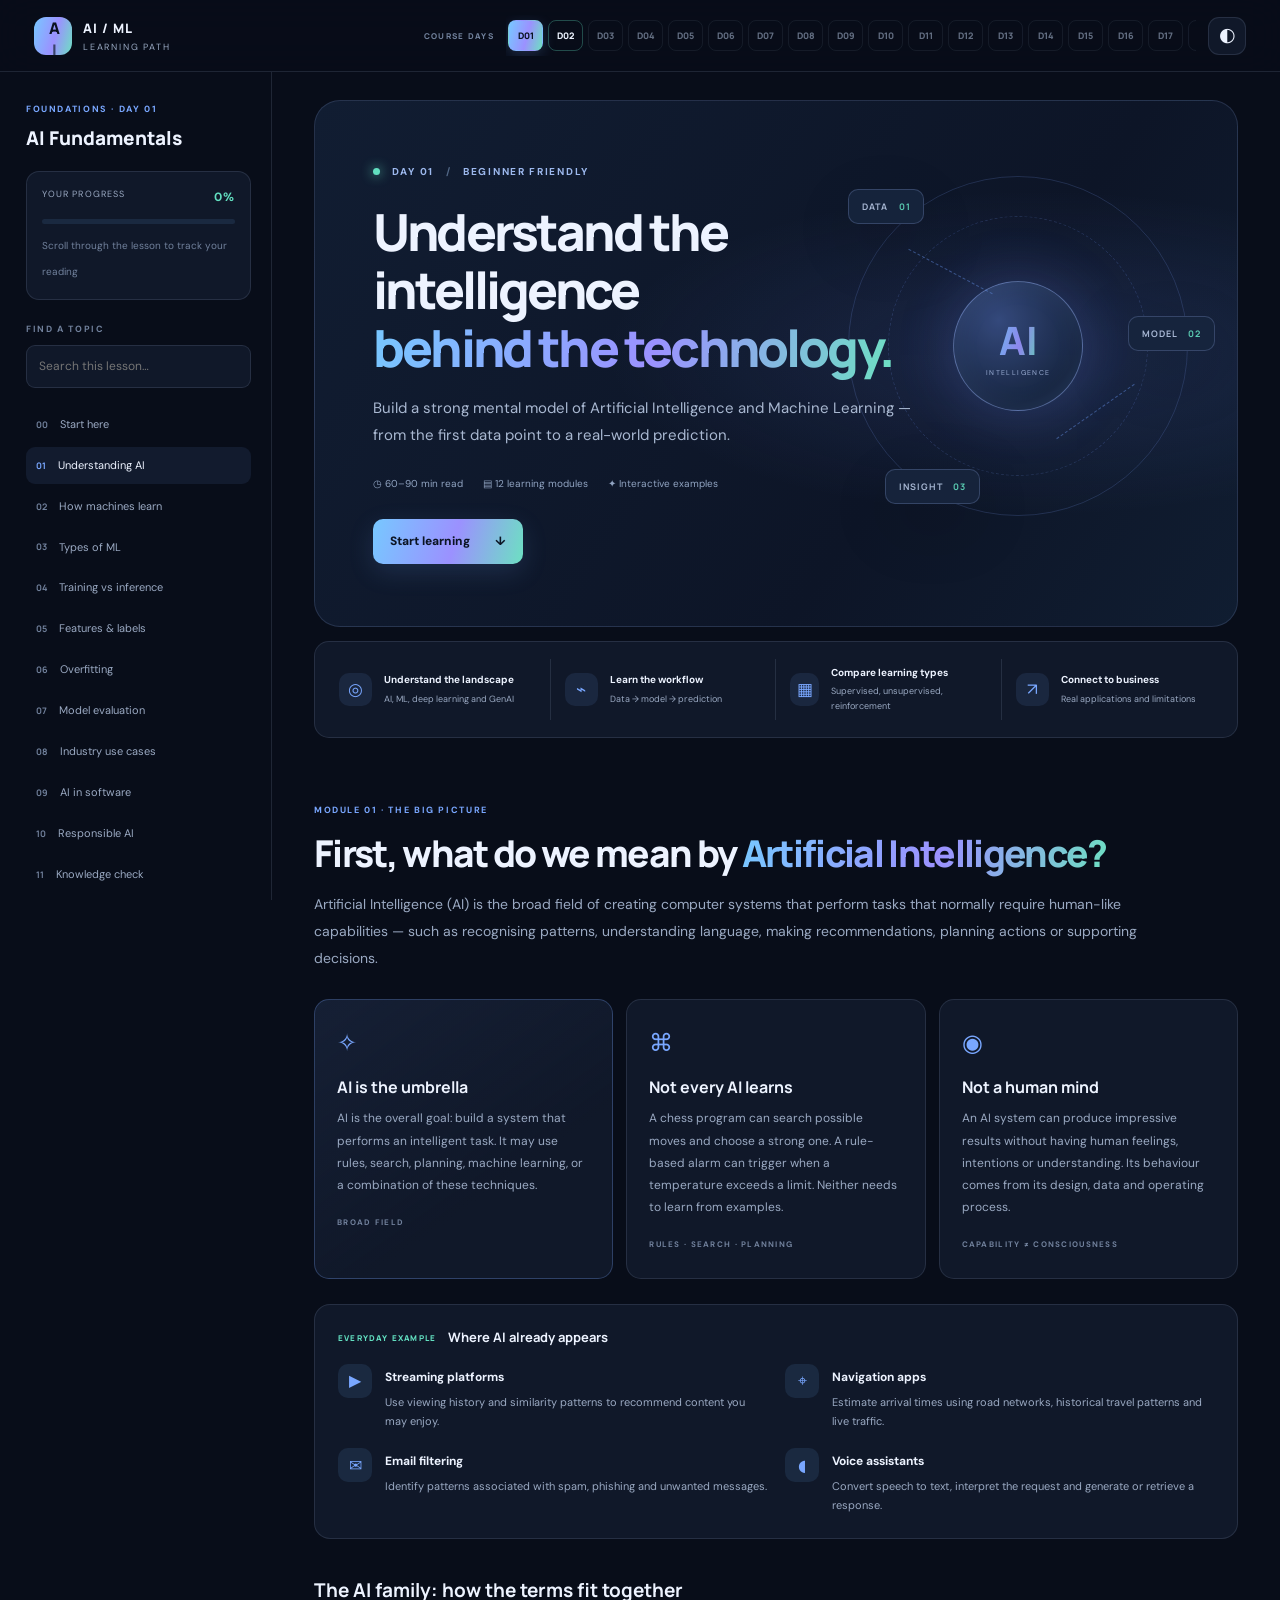
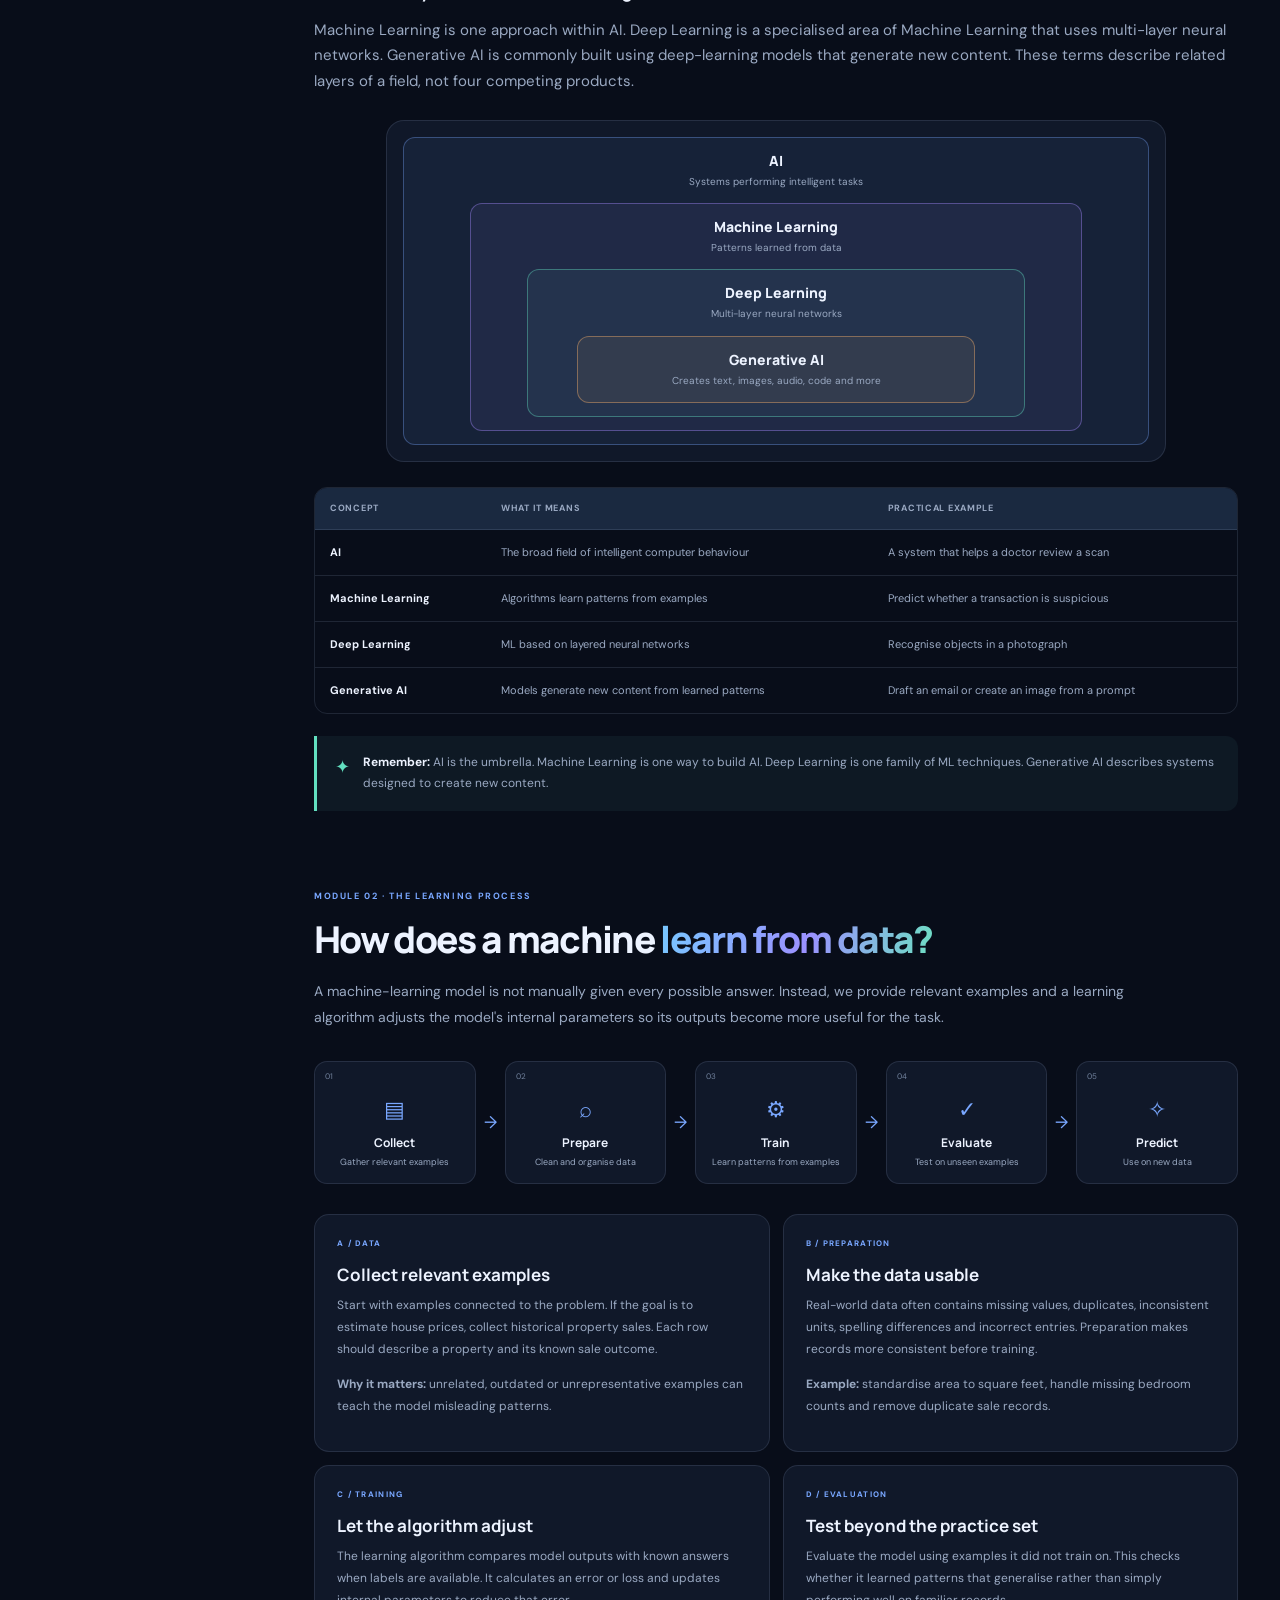
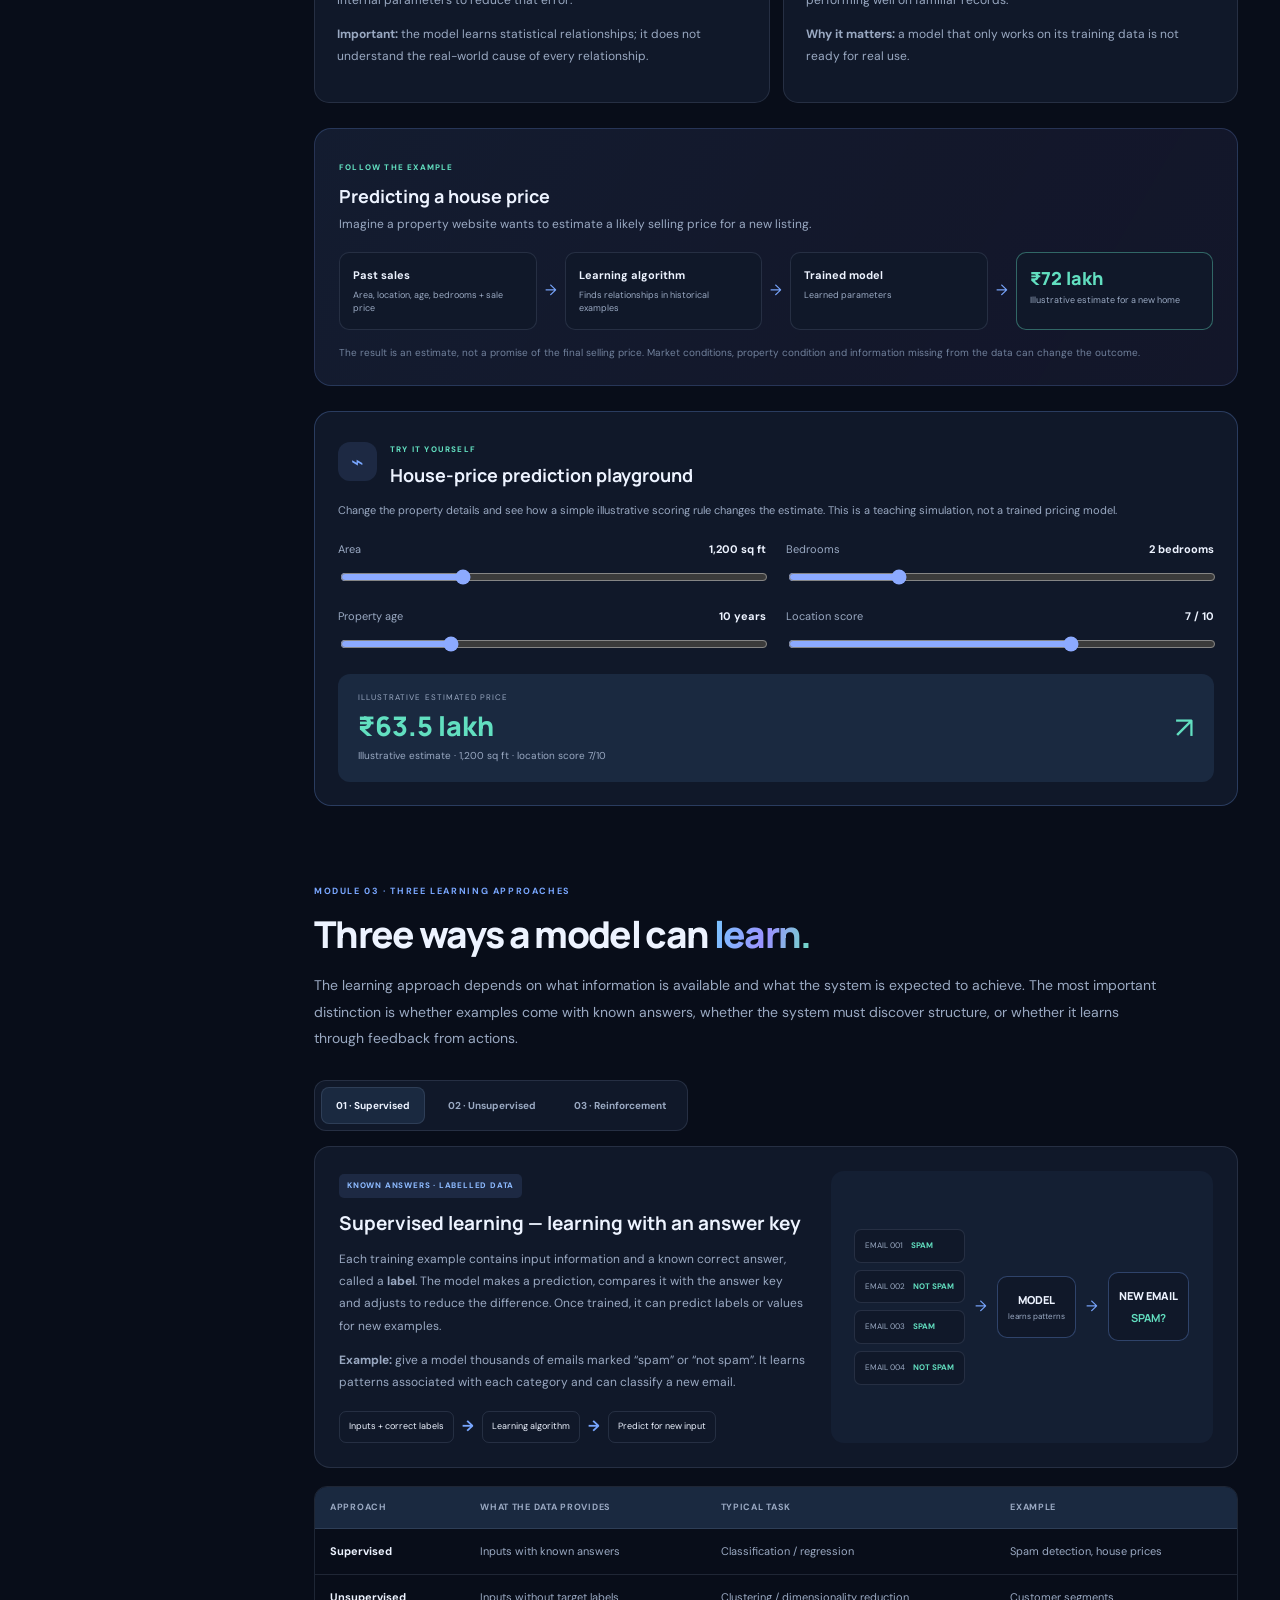
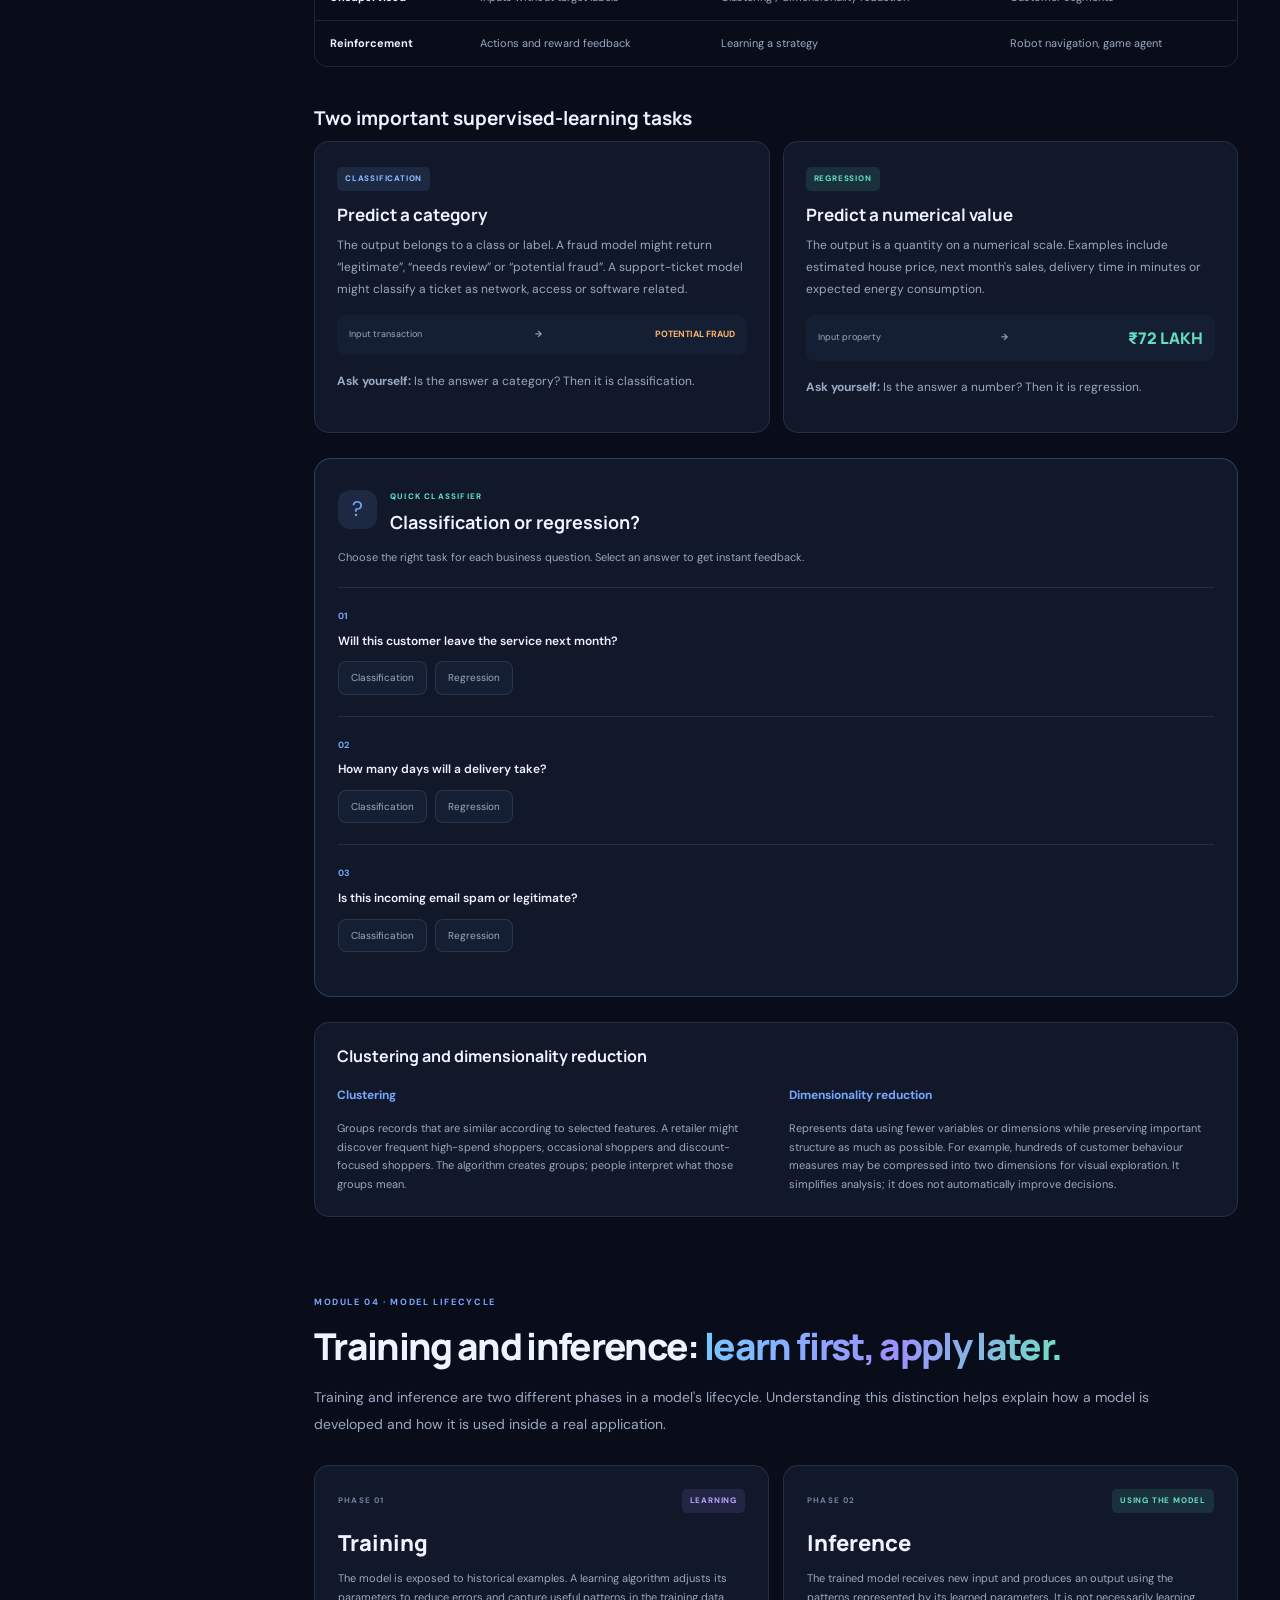
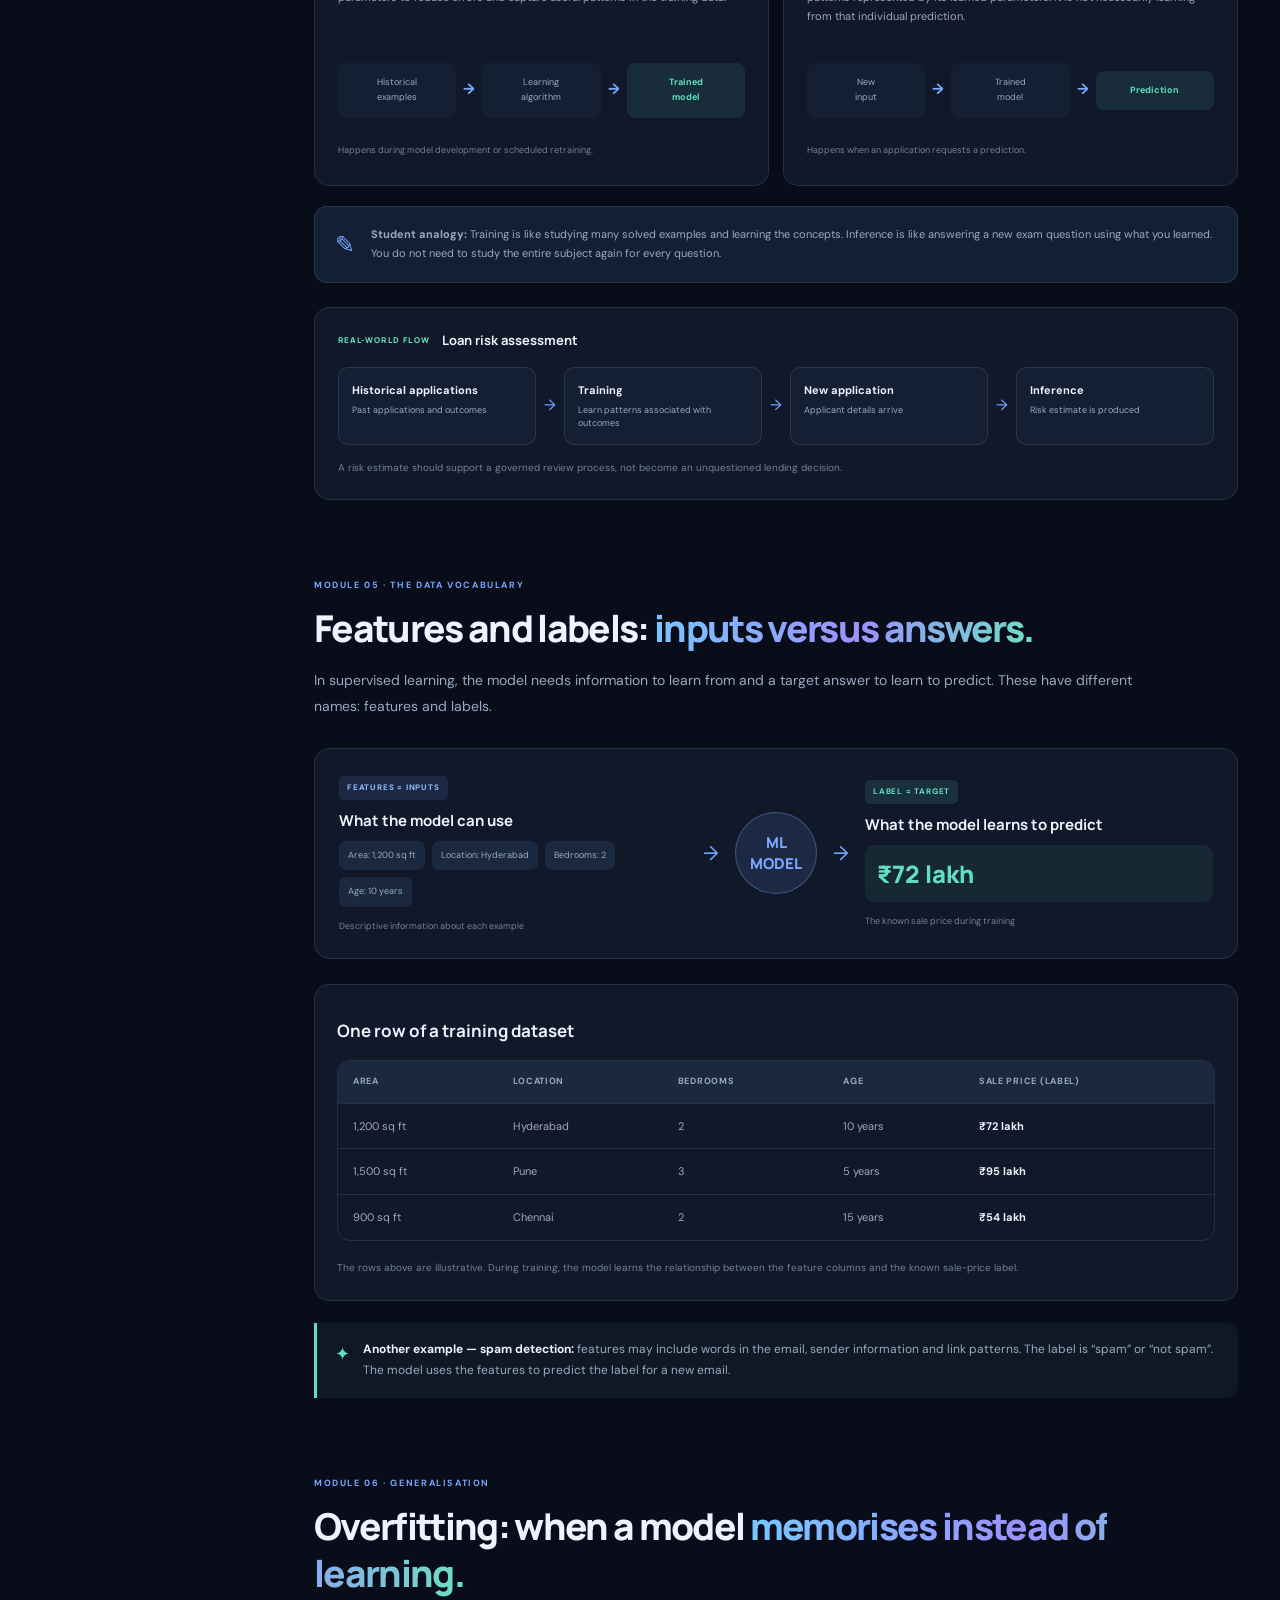
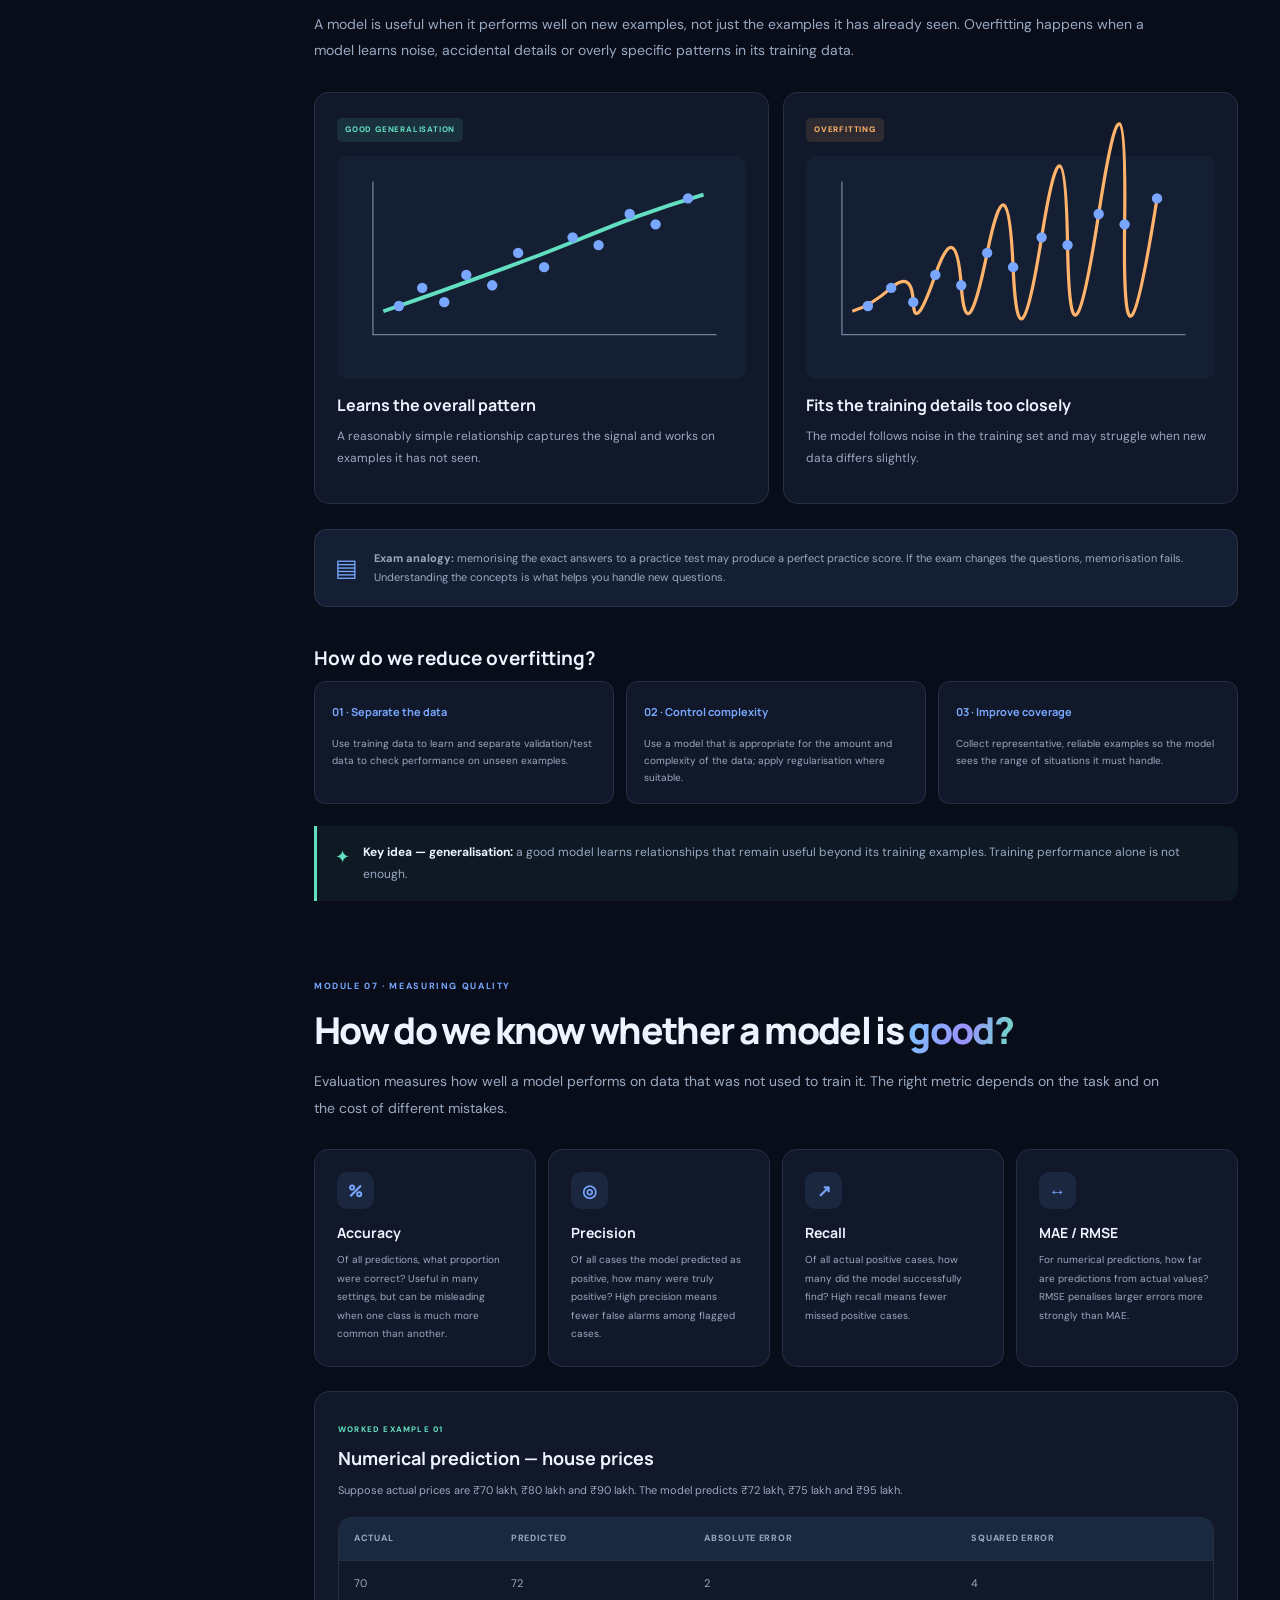
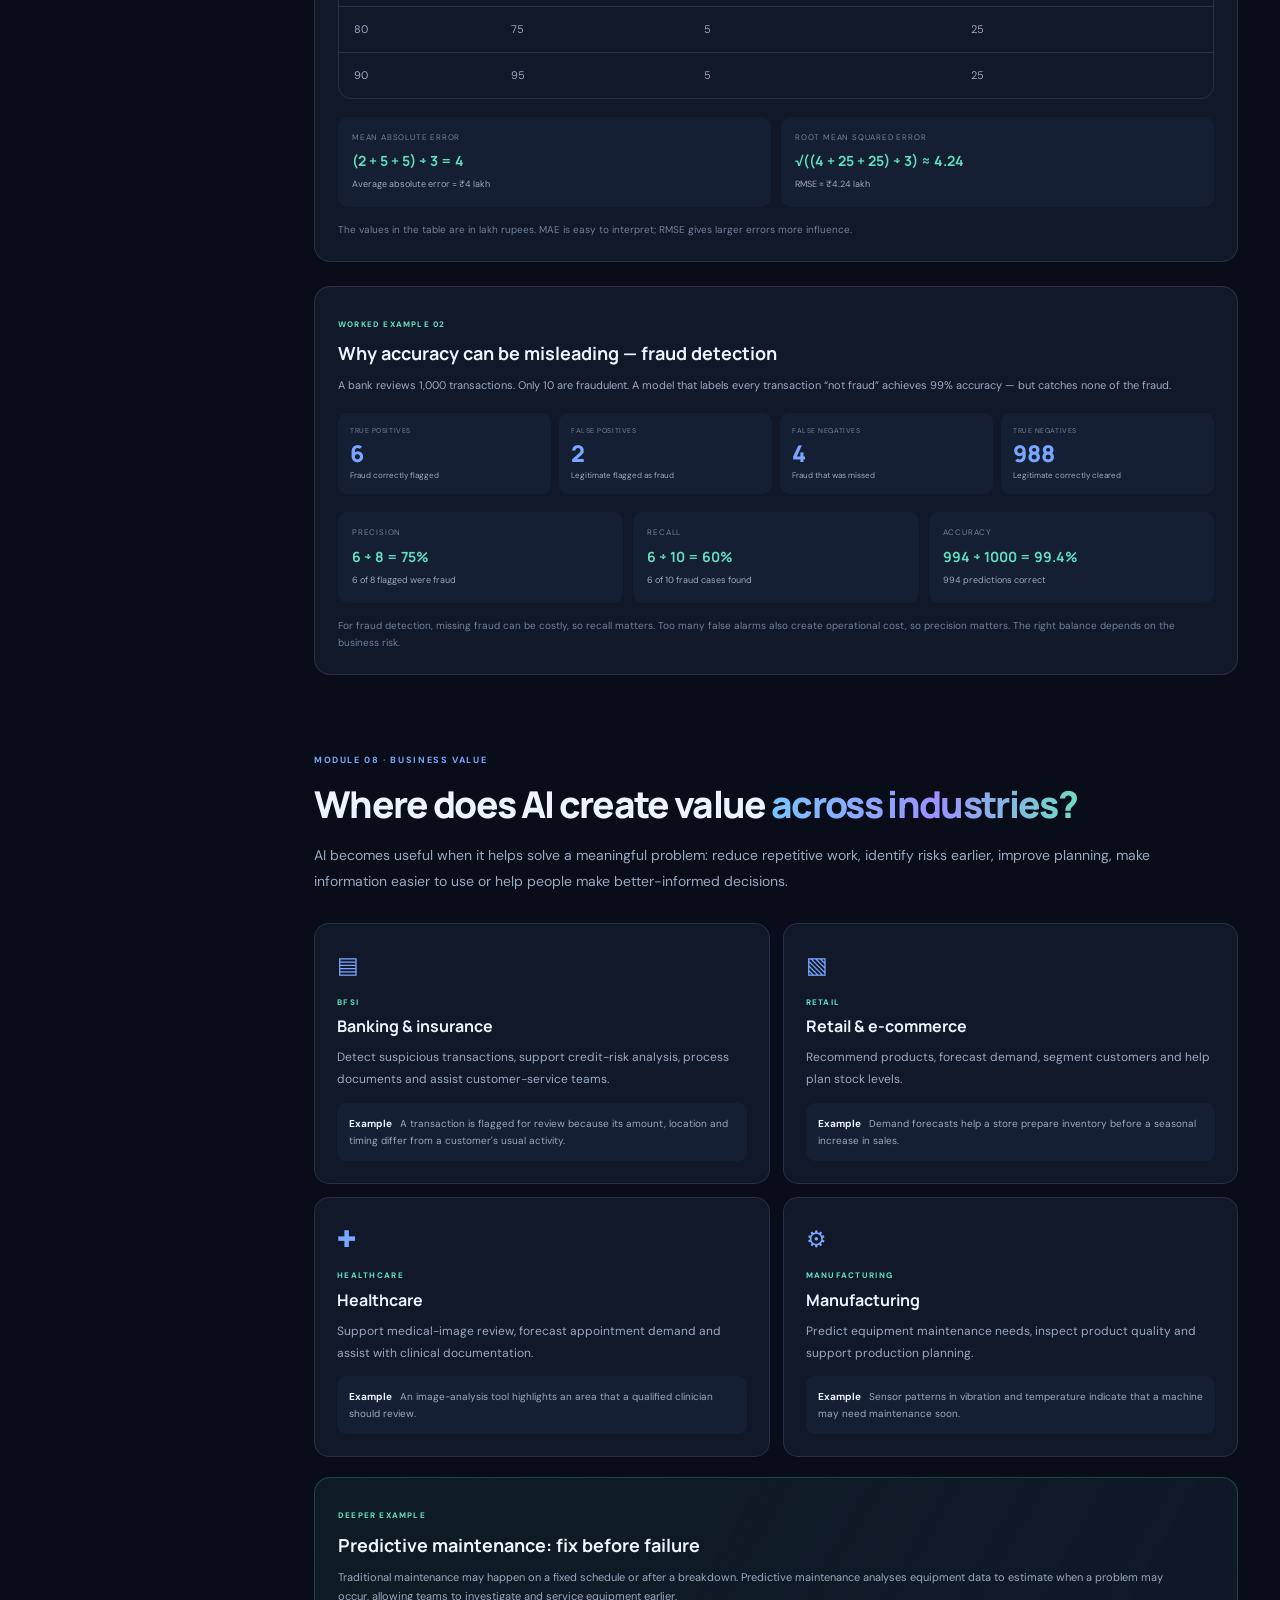
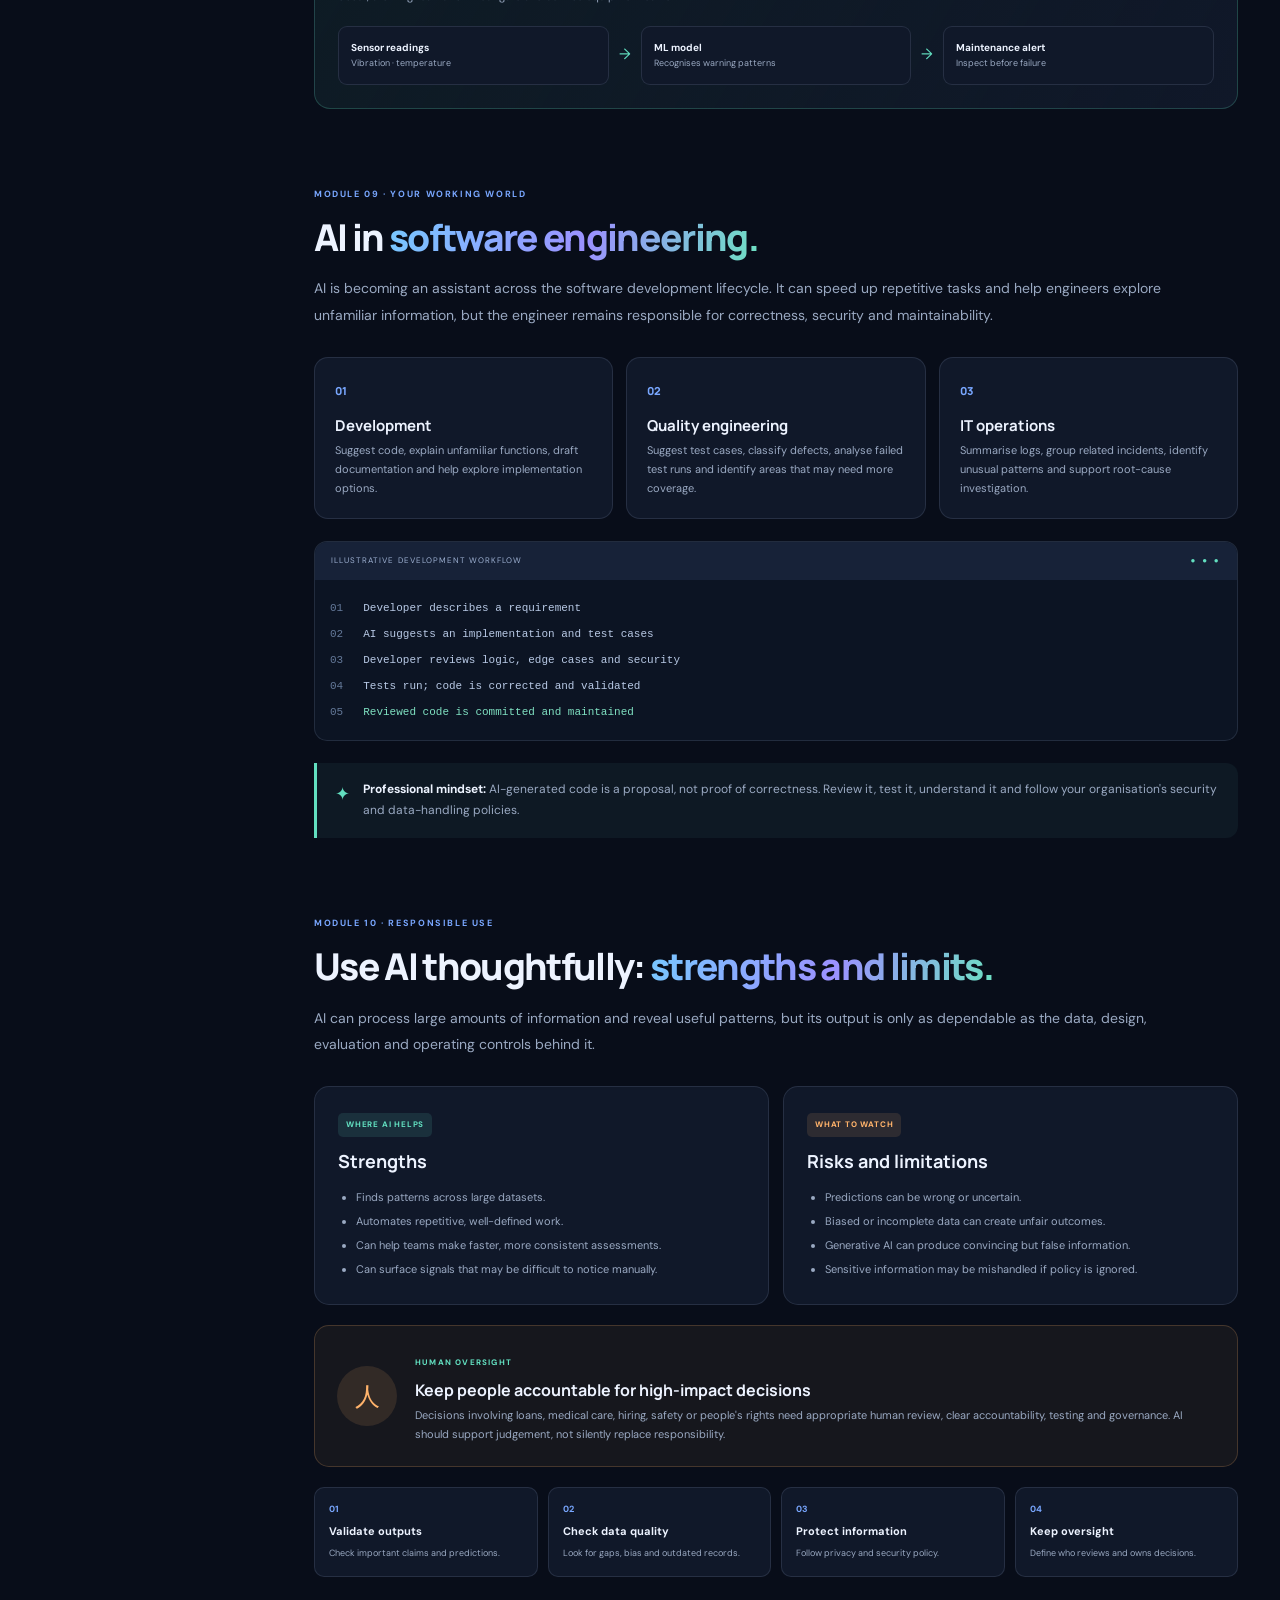
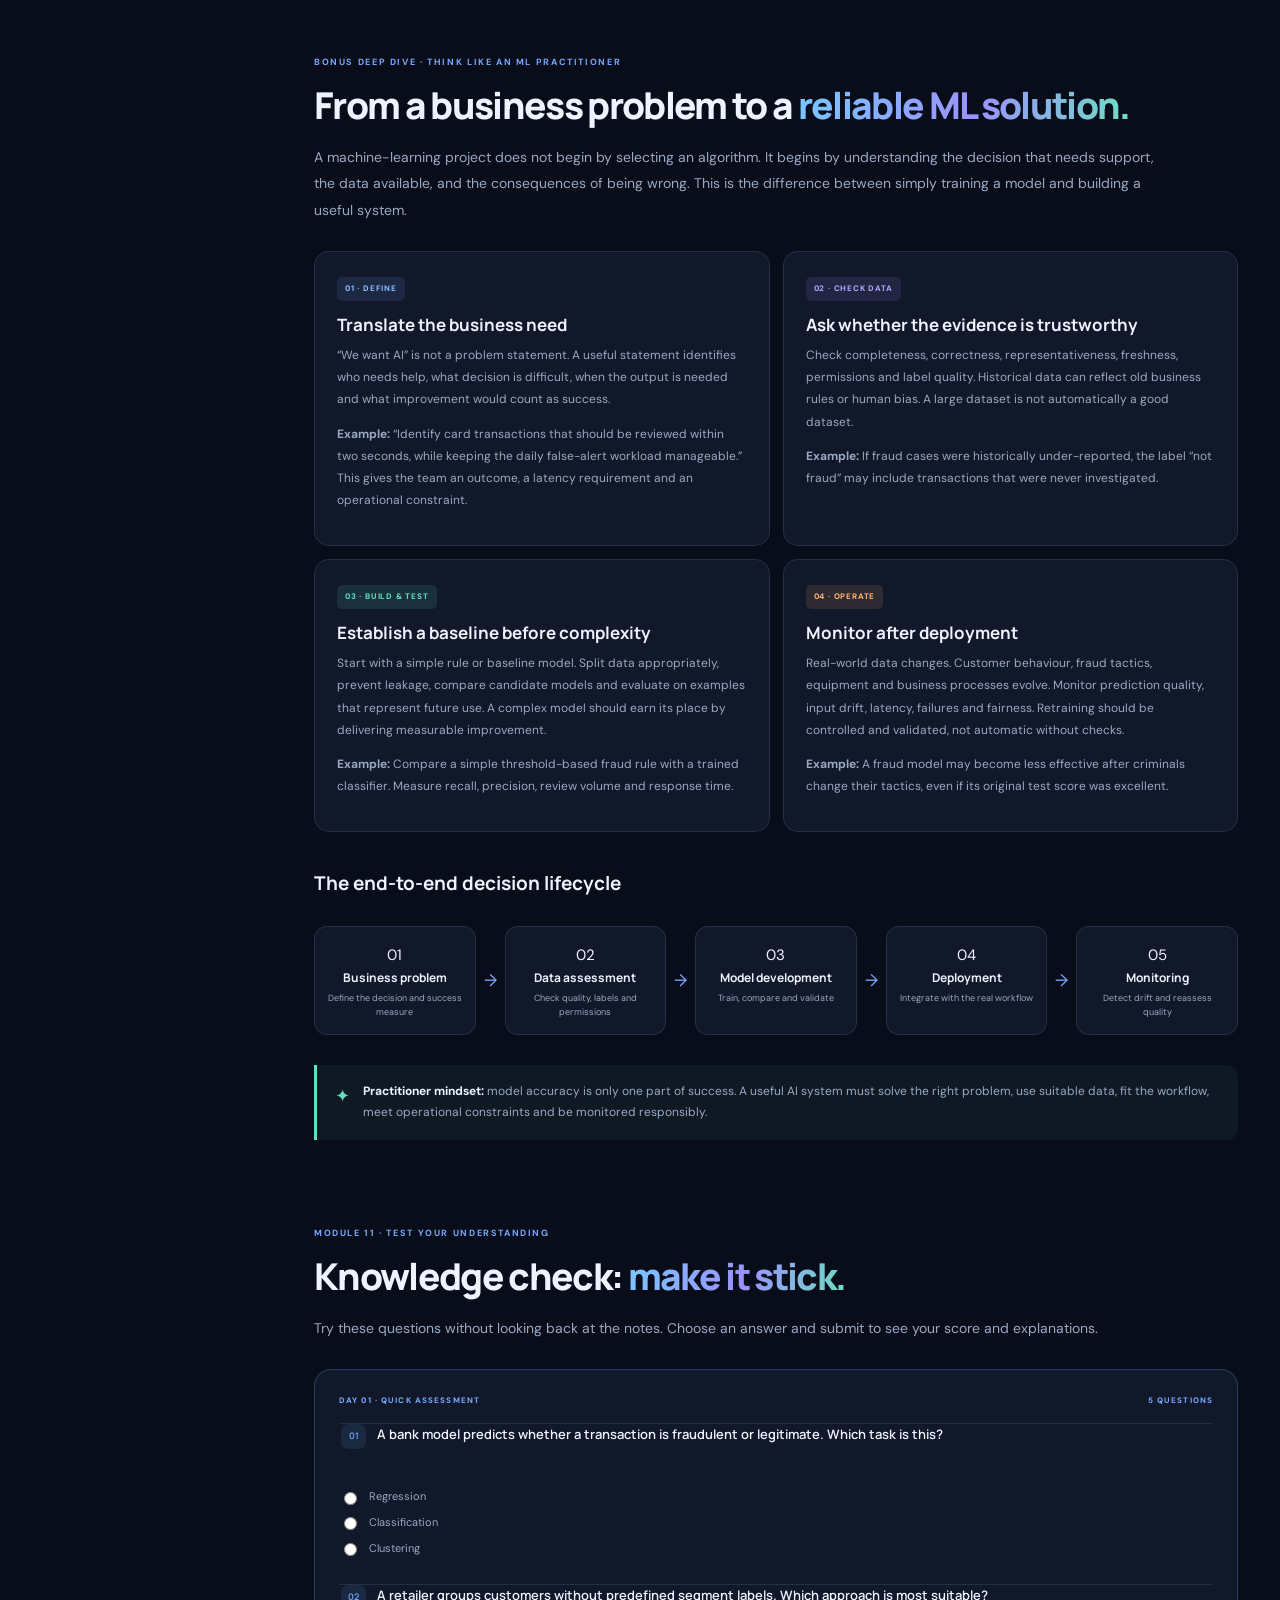
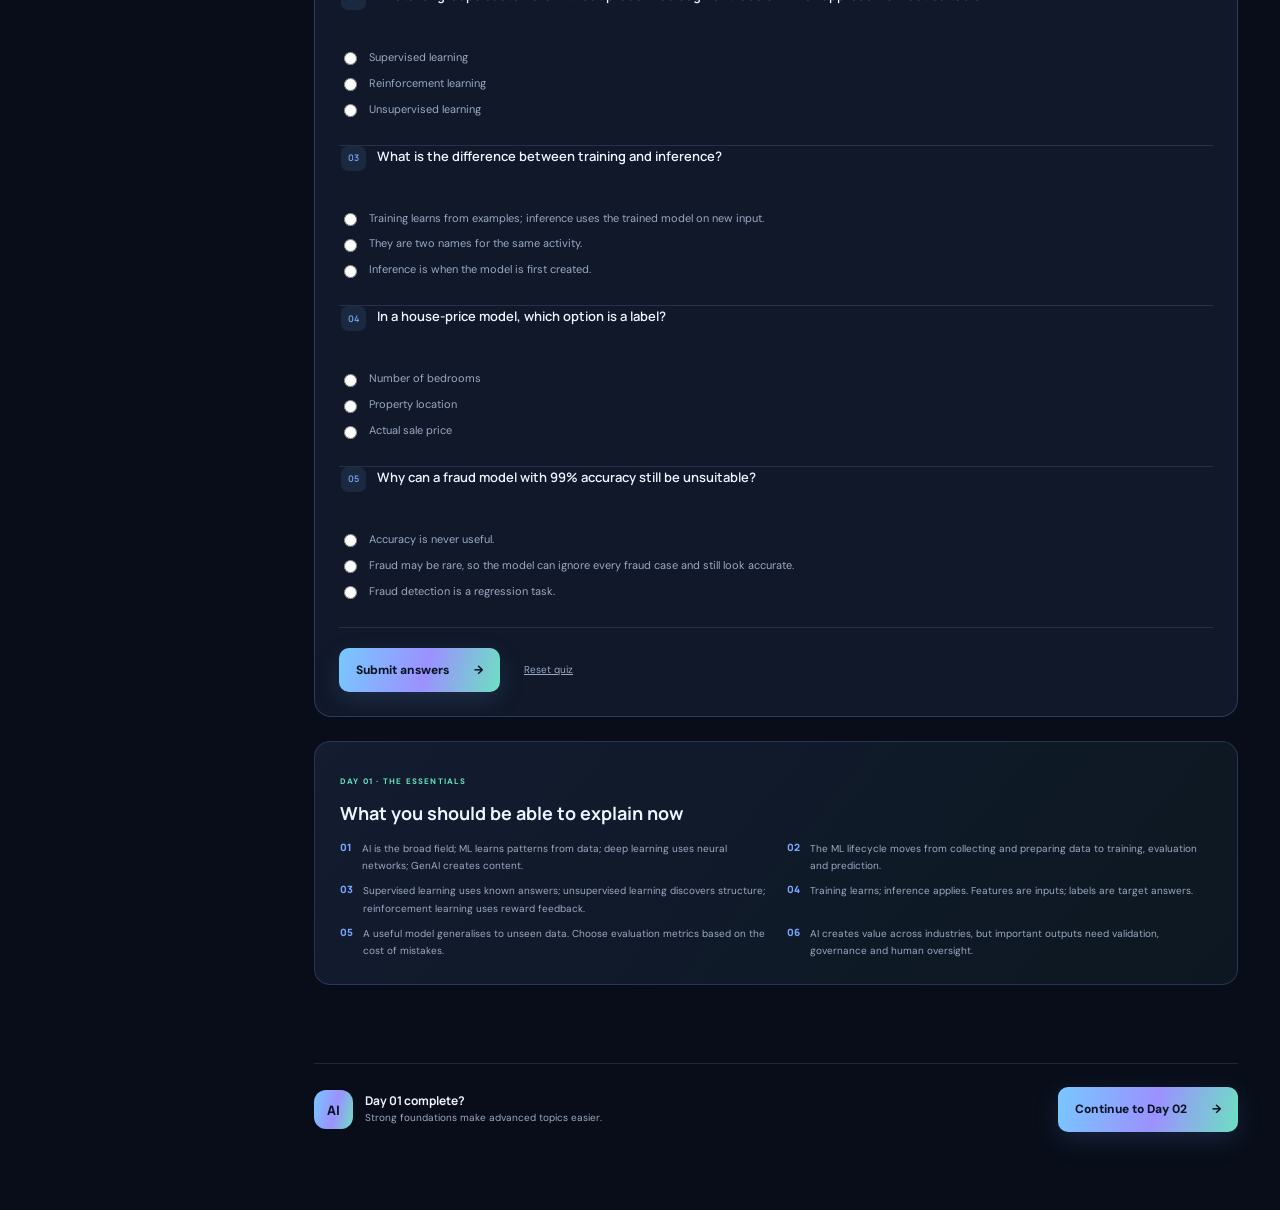
<file: index.html>
<!DOCTYPE html>
<html lang="en">
<head>
    <meta charset="UTF-8">
    <meta name="viewport" content="width=device-width, initial-scale=1.0">
    <title>AI/ML Learning Portal</title>
    <meta http-equiv="refresh" content="0; url=templates/index1.html">
</head>
<body>
    <p>Redirecting to AI/ML Day 1...</p>
    <script>
        window.location.replace("templates/index1.html");
    </script>
</body>
</html>
</file>
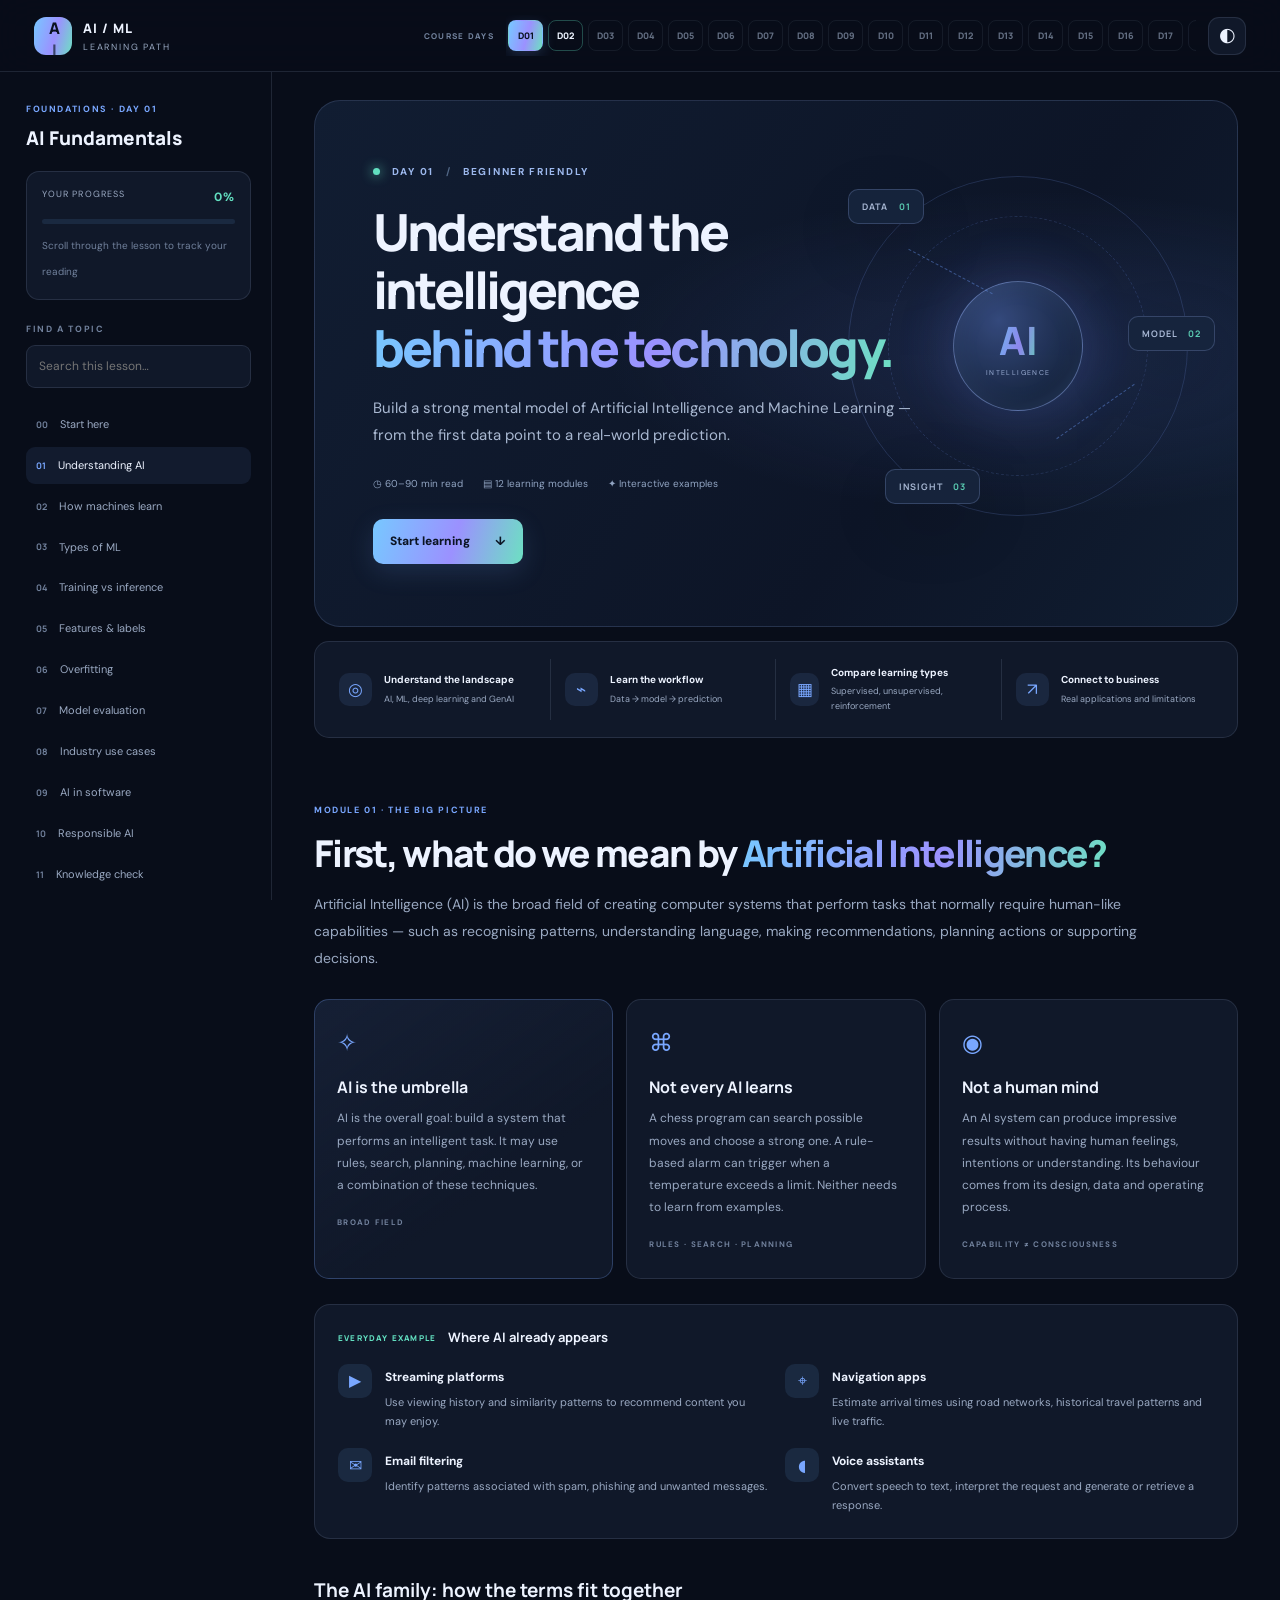
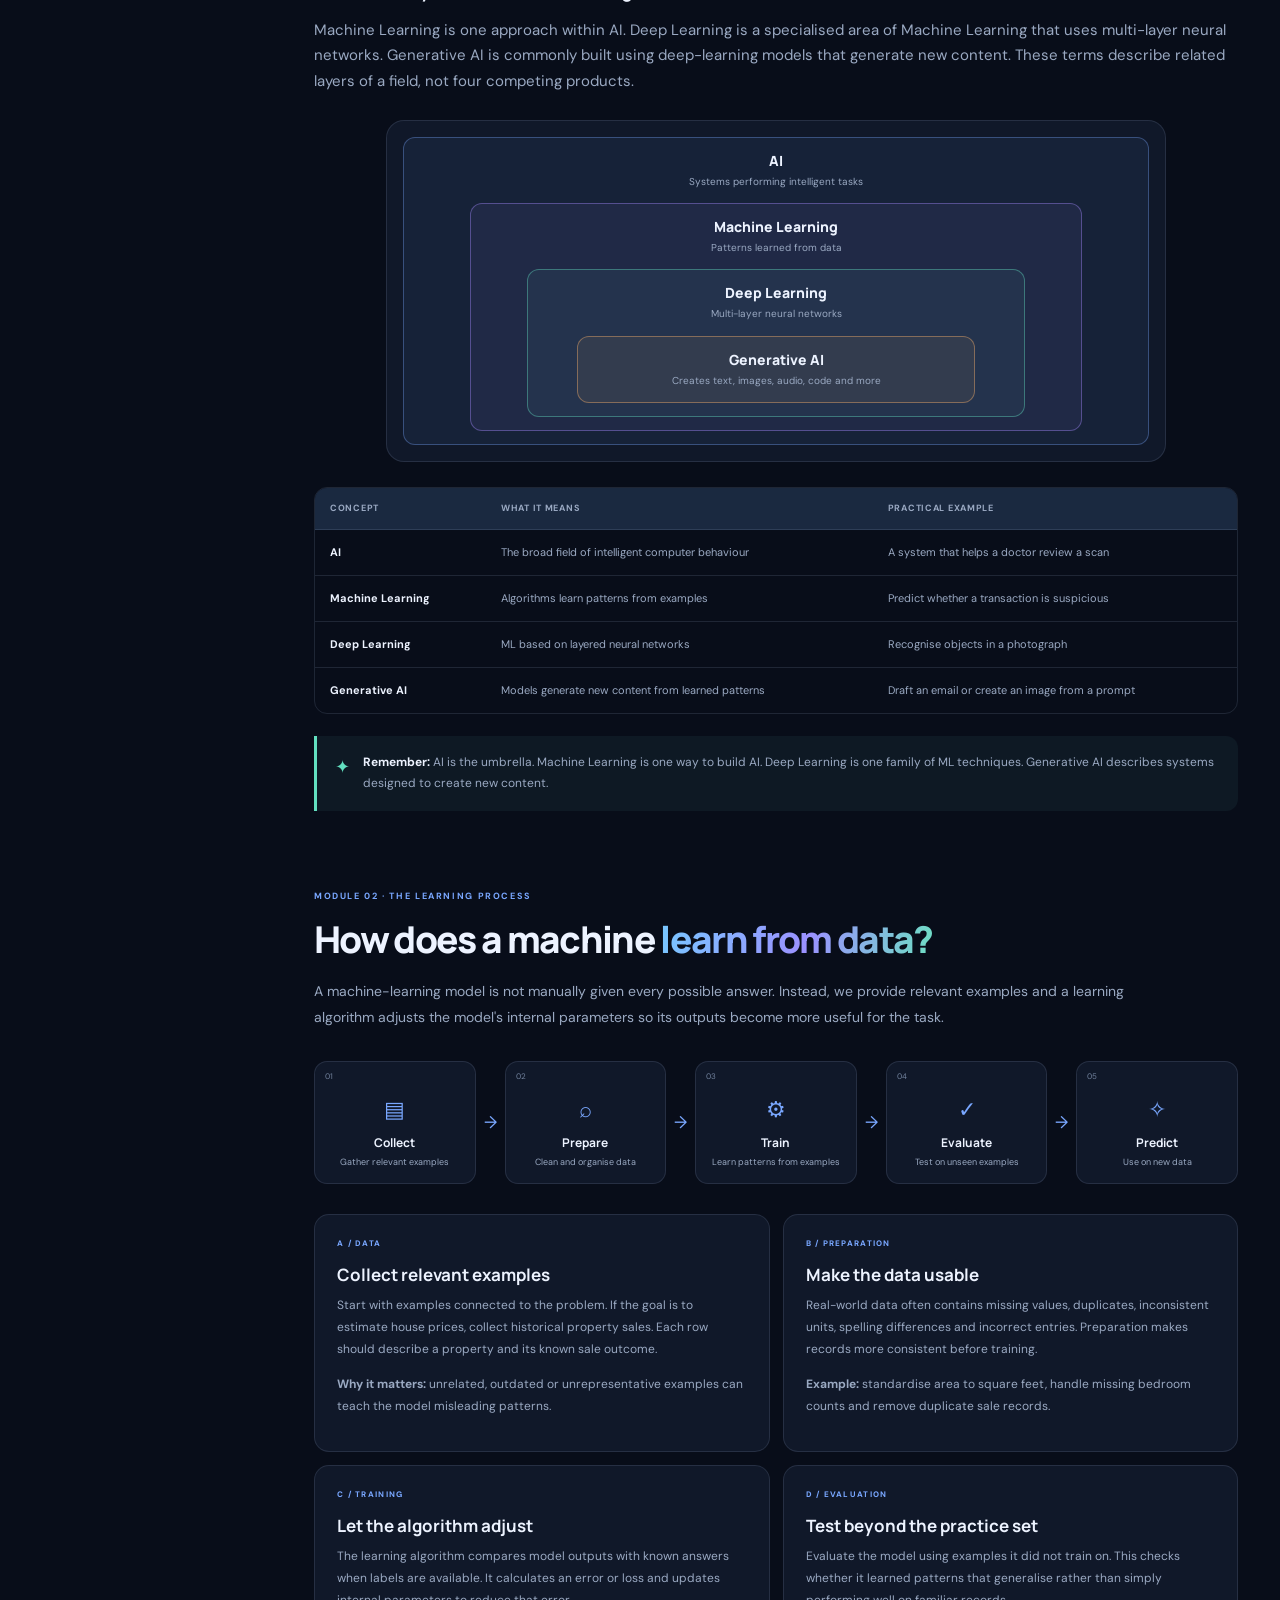
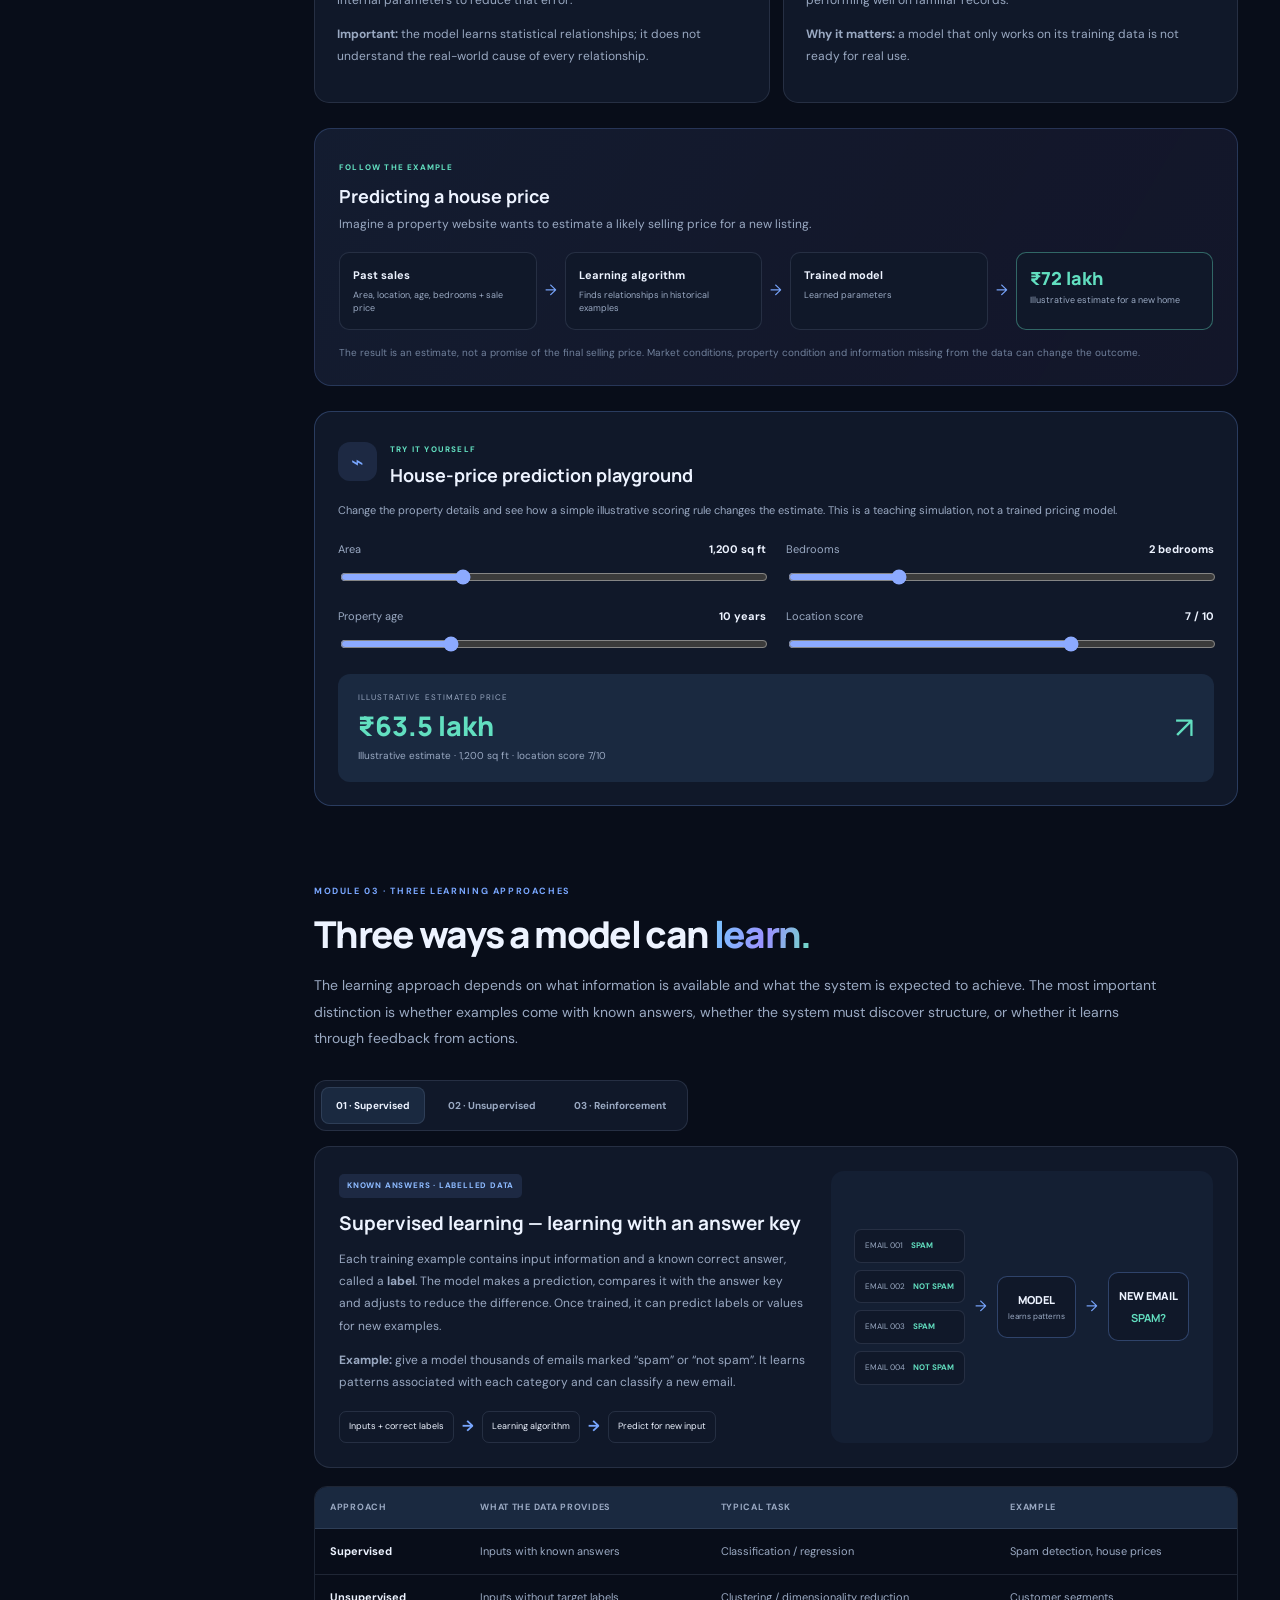
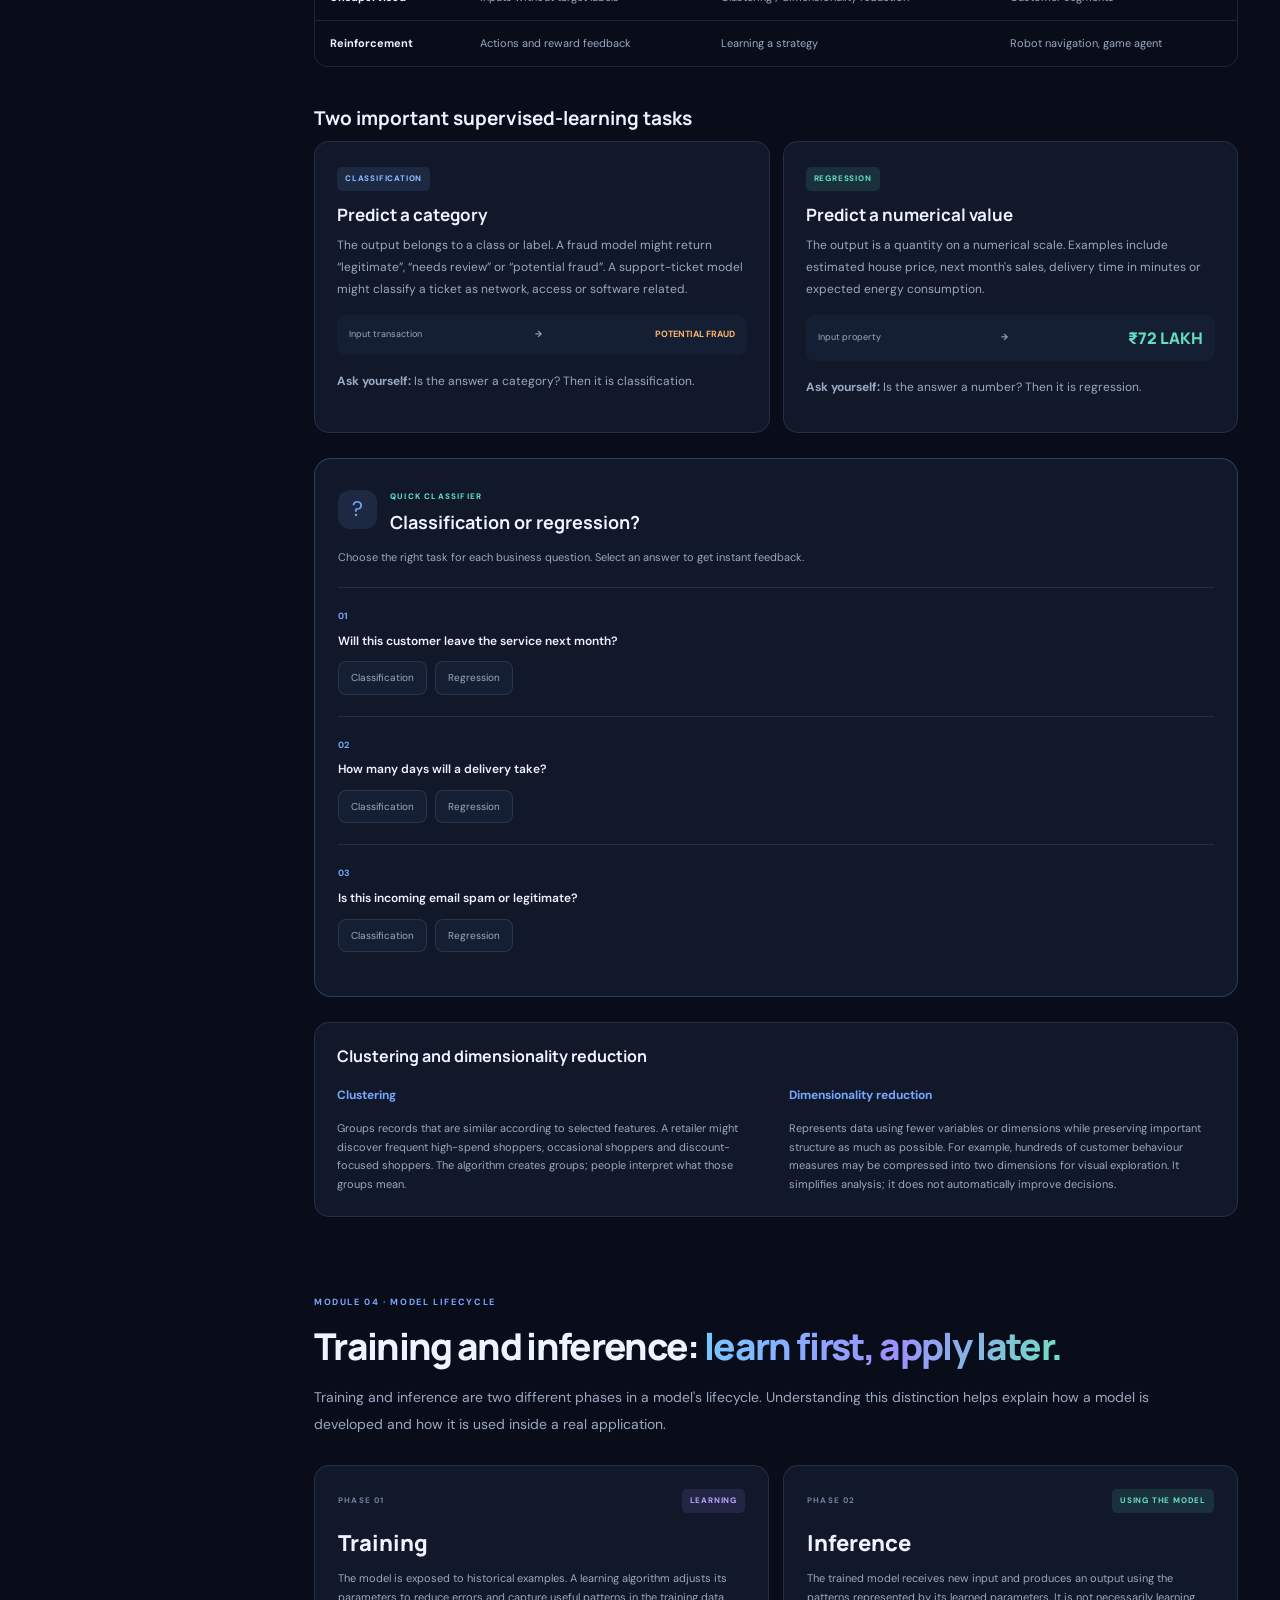
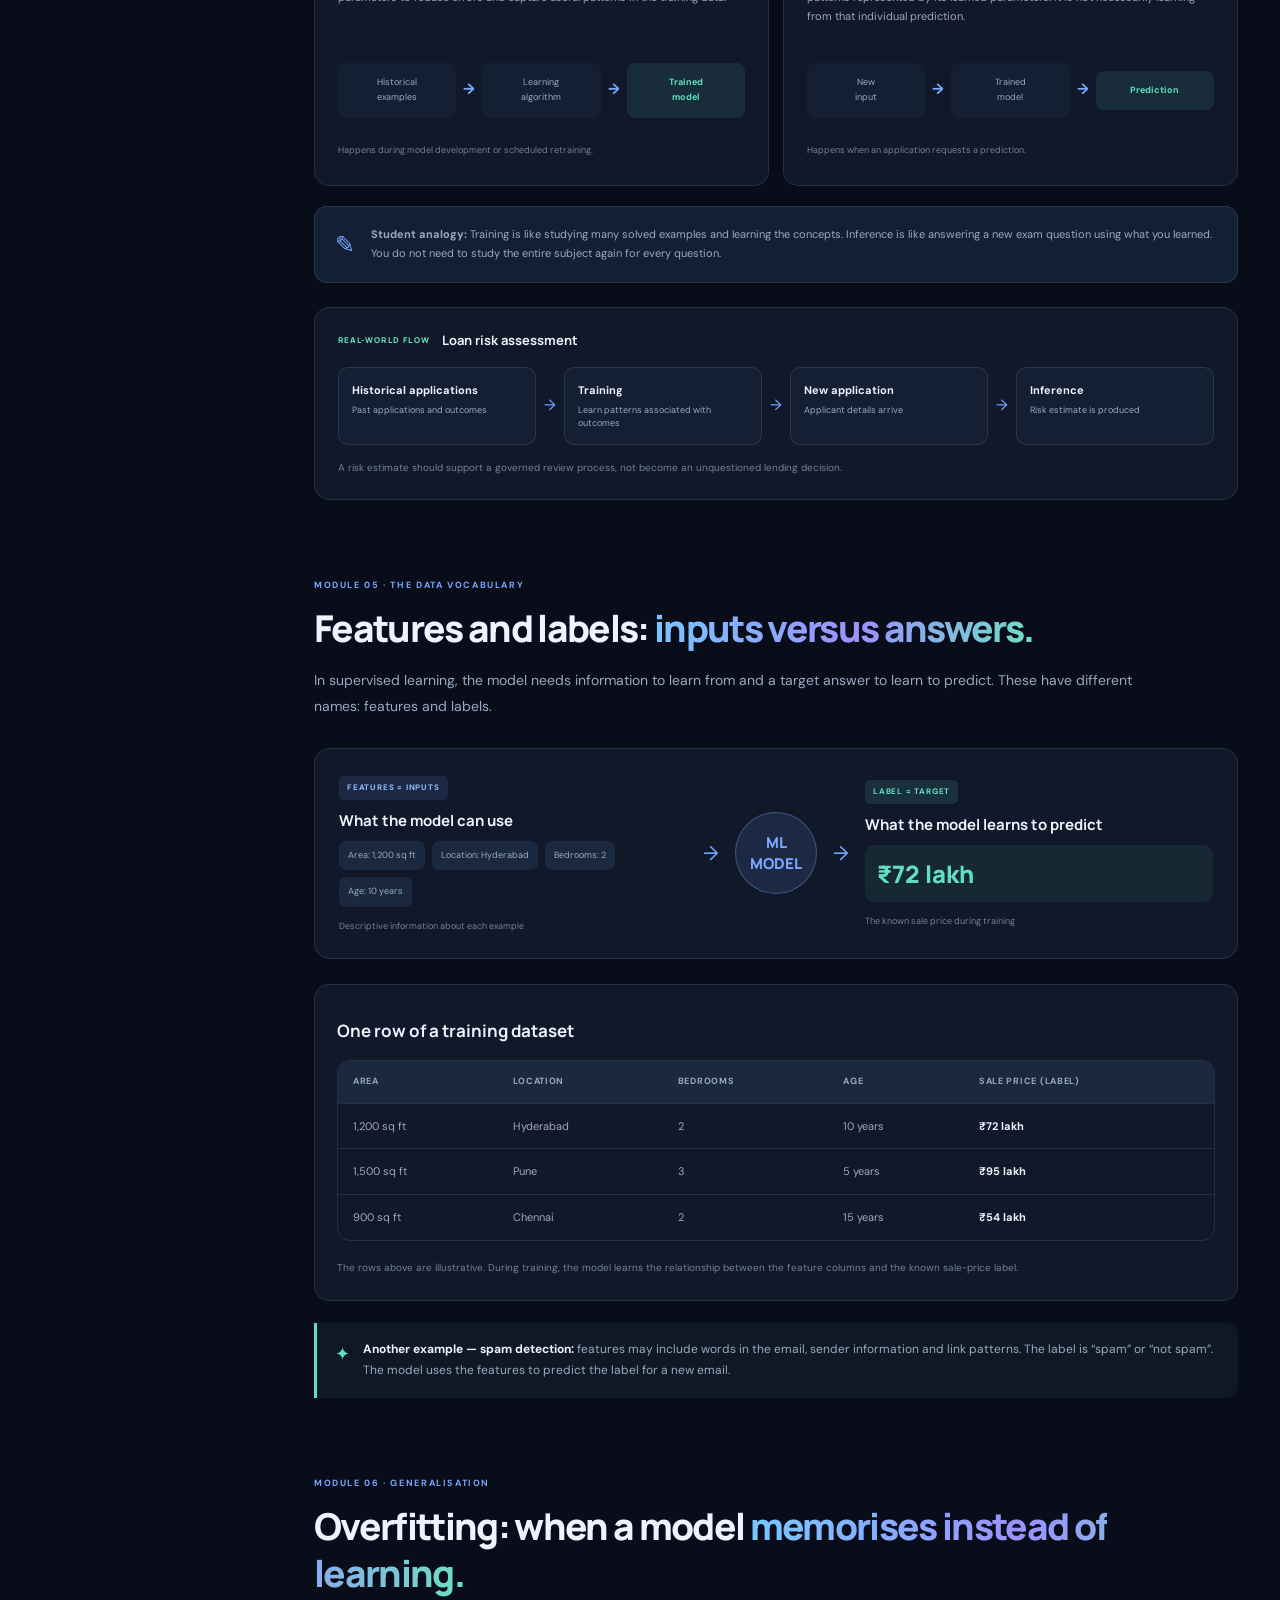
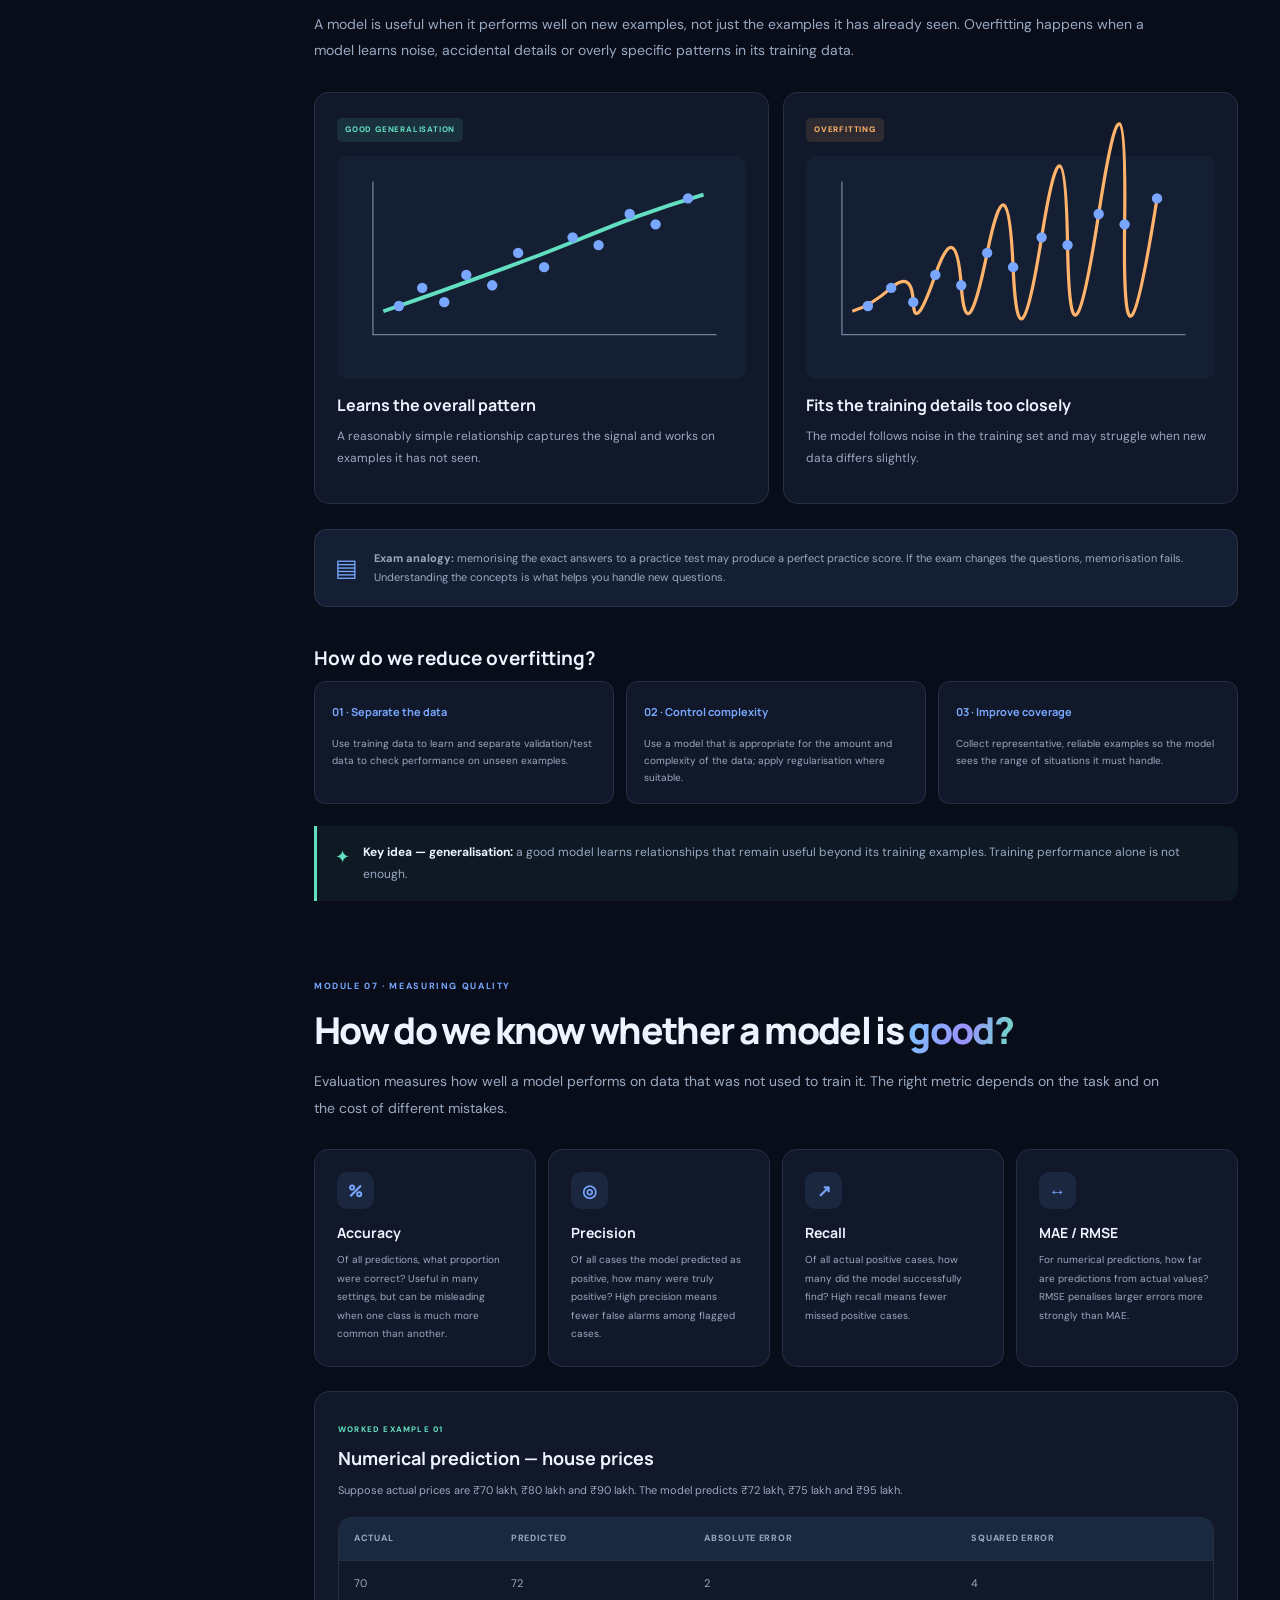
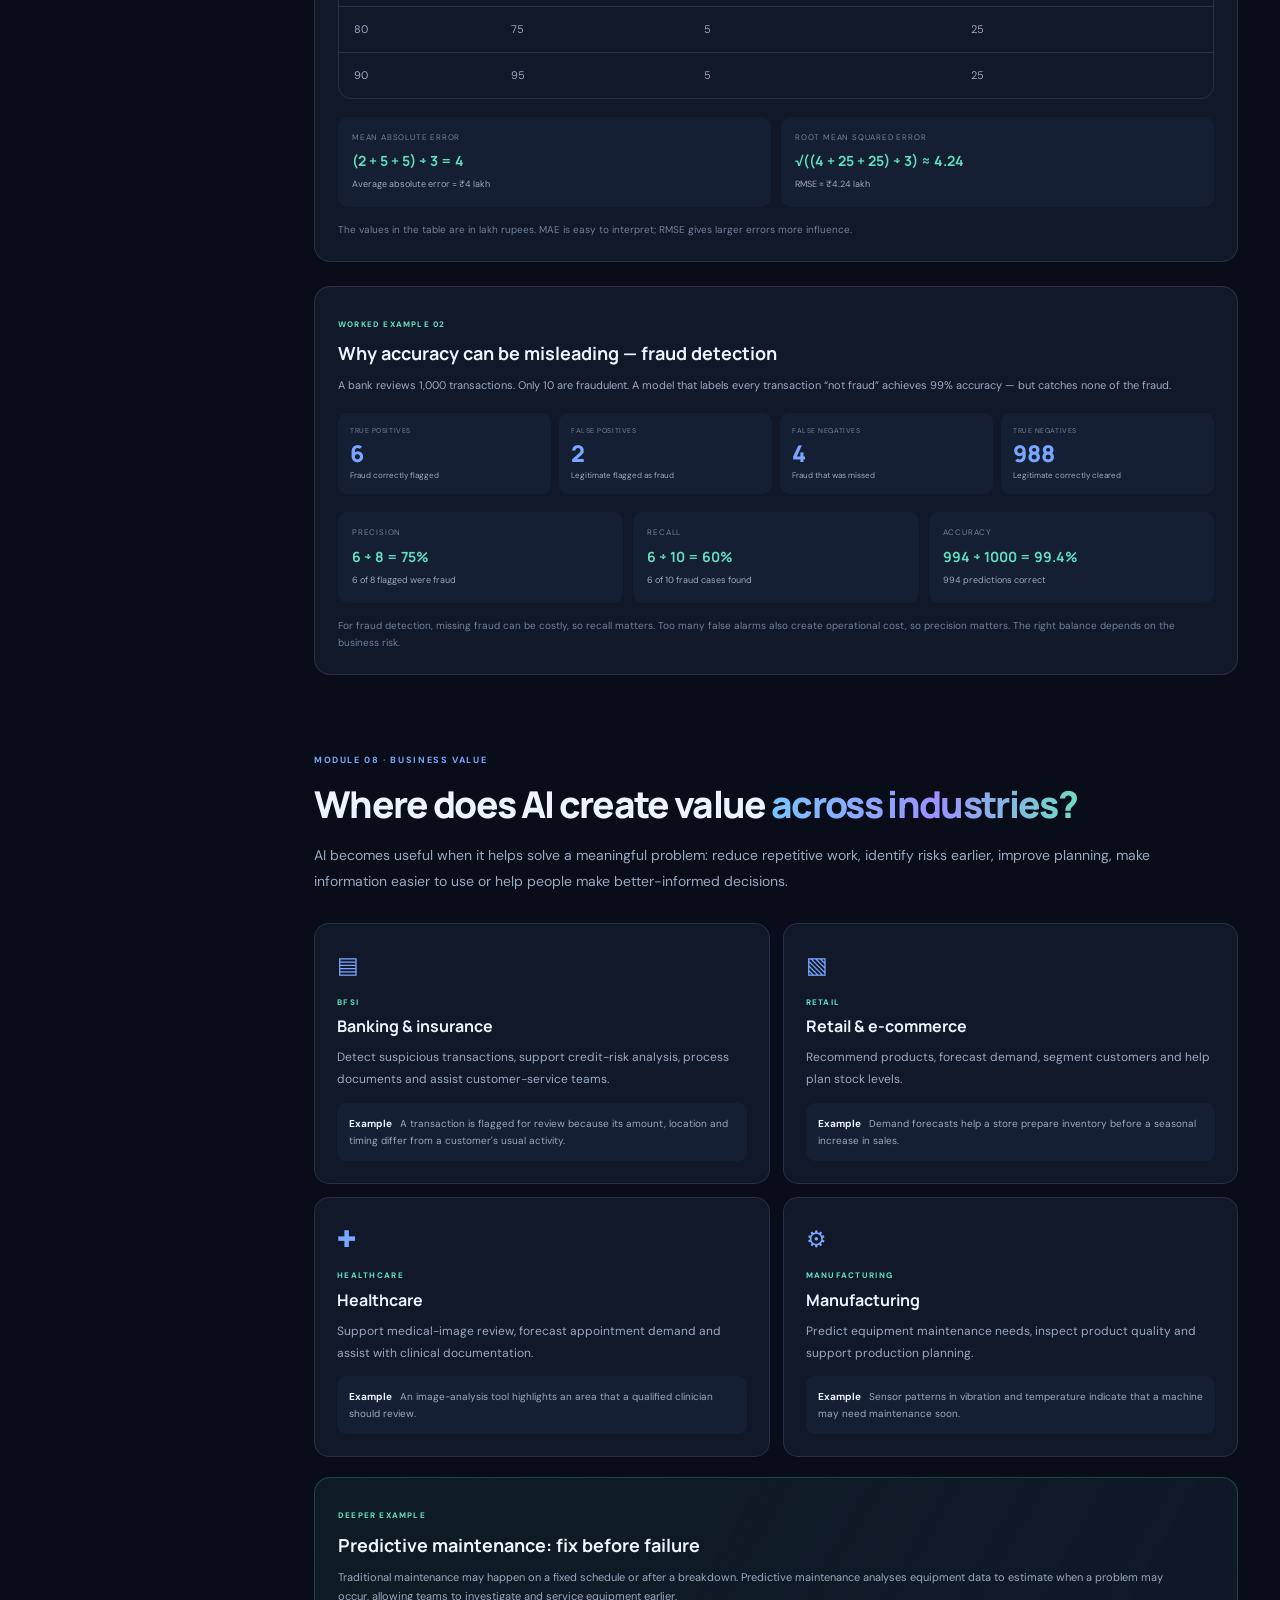
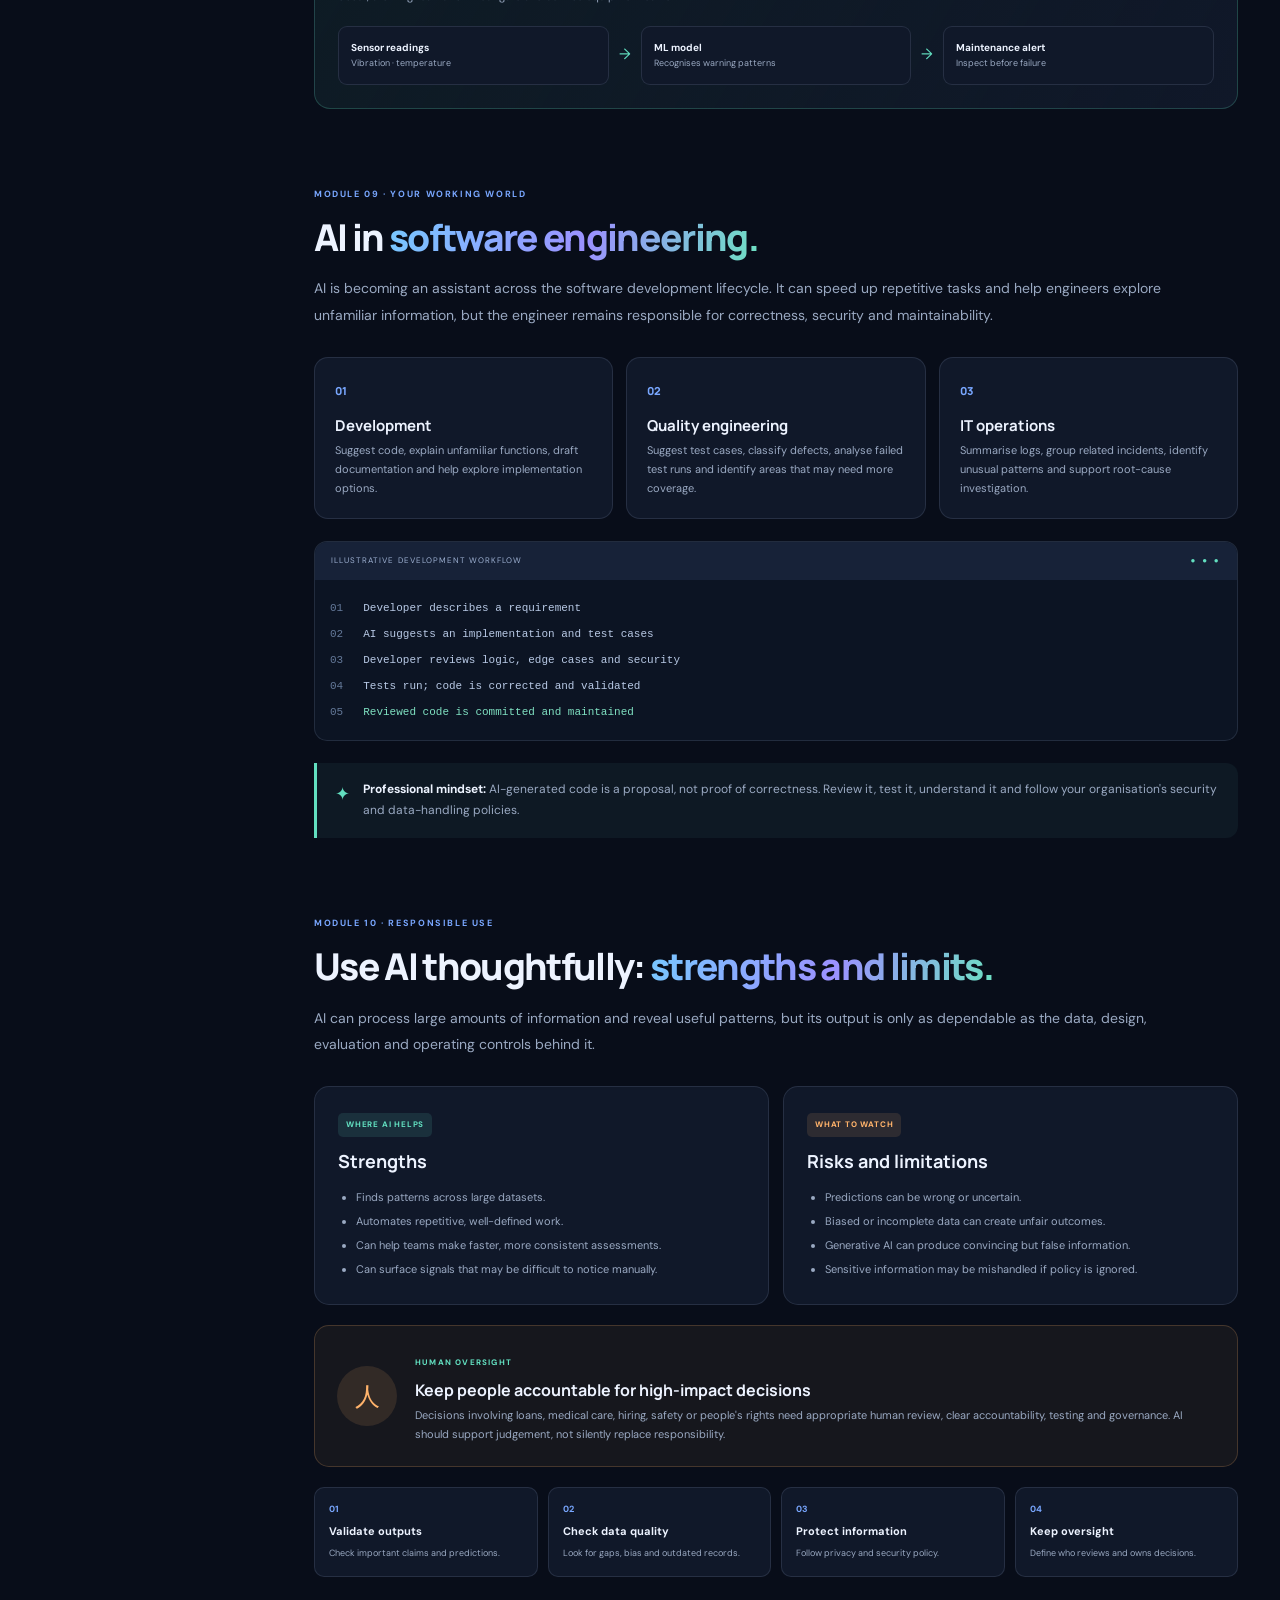
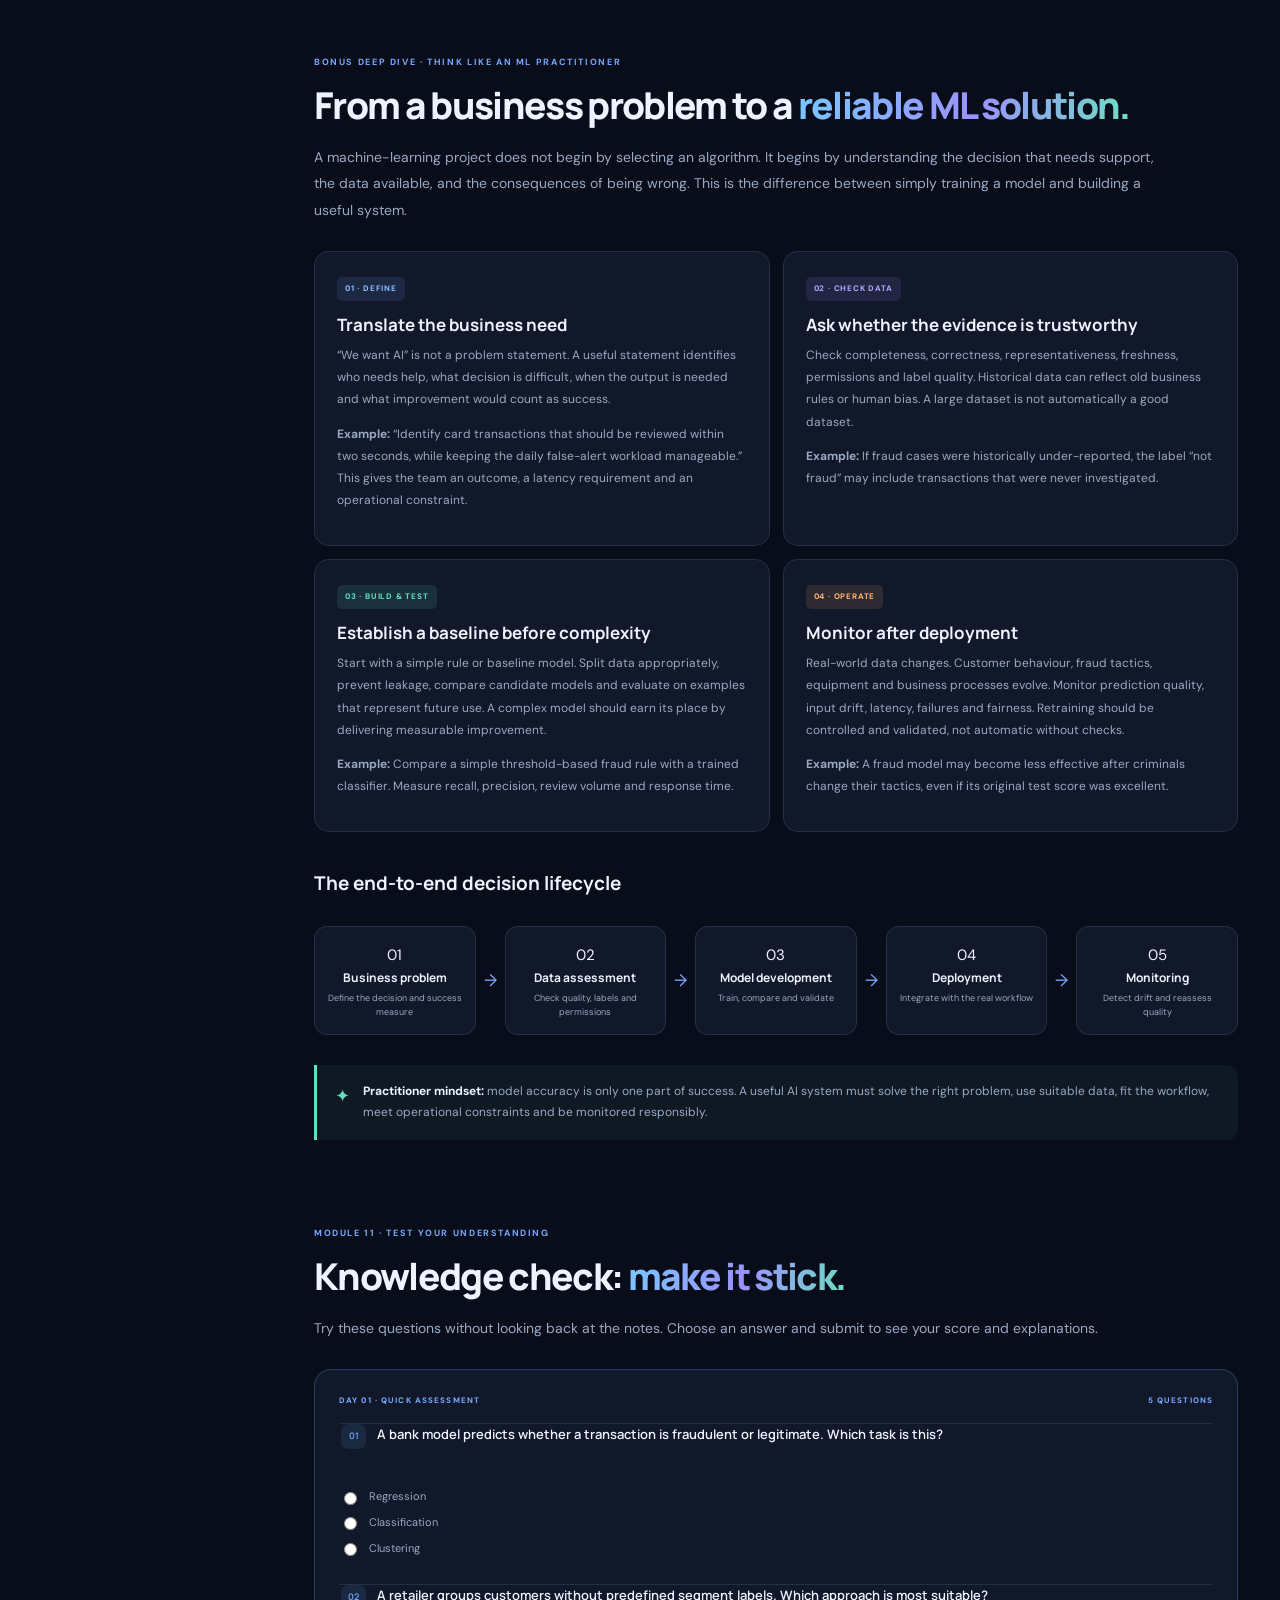
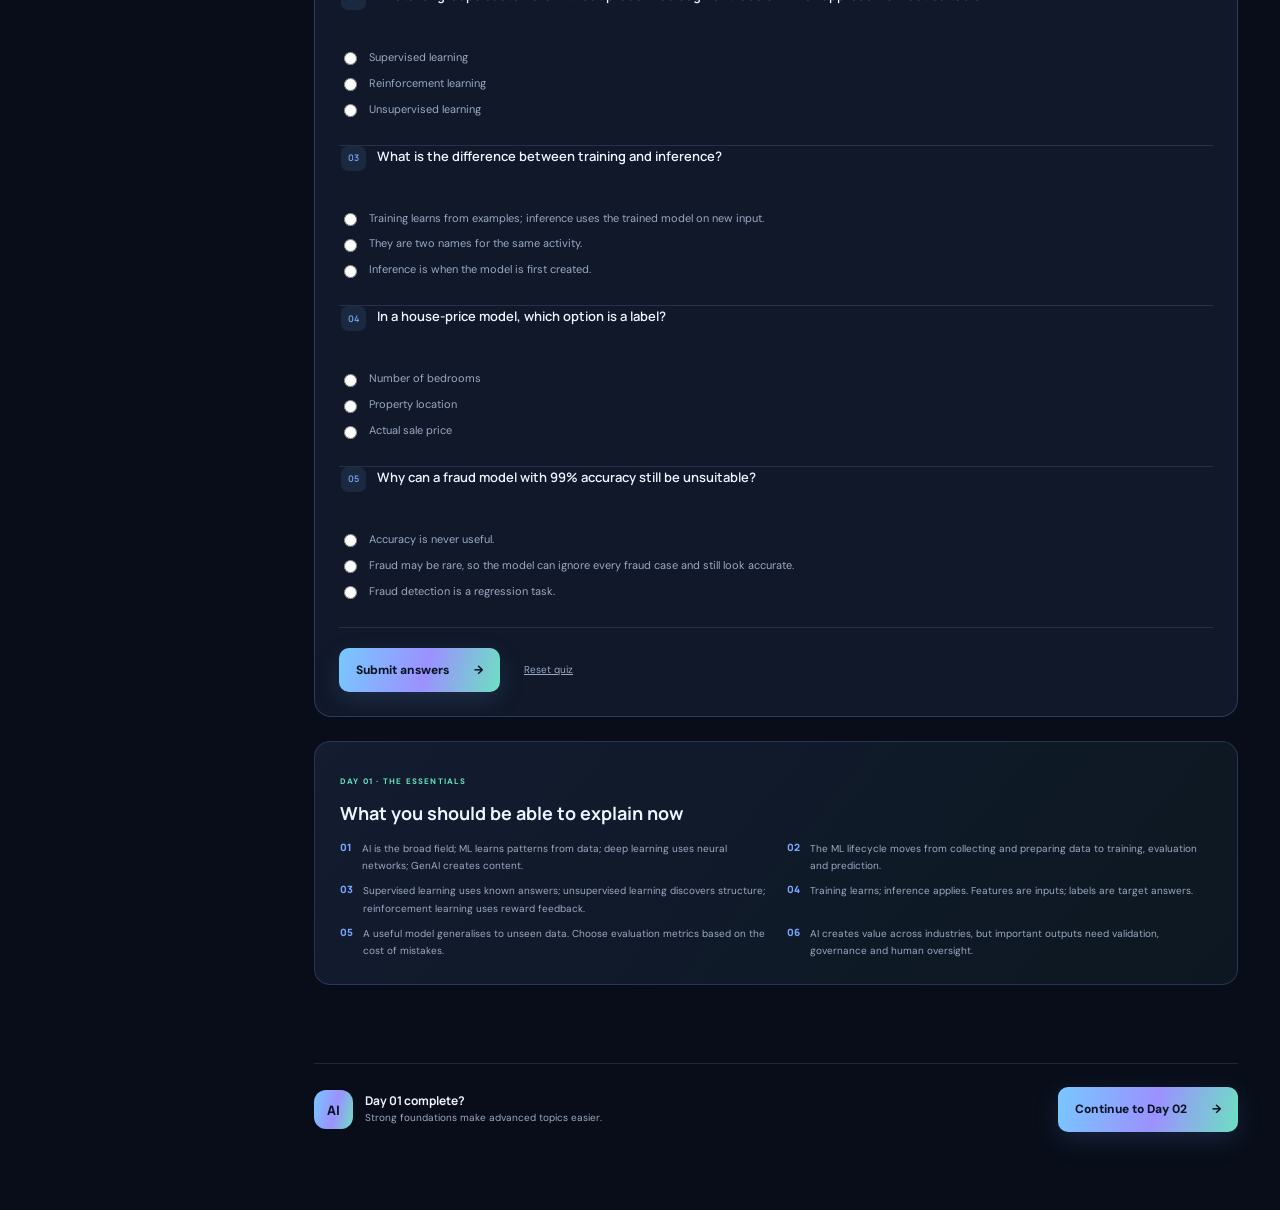
<file: templates/index1.html>
<!DOCTYPE html>
<html lang="en">
<head>
  <meta charset="UTF-8">
  <meta name="viewport" content="width=device-width, initial-scale=1.0">
  <meta name="description" content="Day 1 interactive learning notes: AI fundamentals, machine learning and industry use cases.">
  <title>AI / ML Academy — Day 1: AI Fundamentals</title>
  <link rel="stylesheet" href="../css/index1.css">
  <script src="../js/index1.js" defer></script>
</head>
<body>
  <a class="skip-link" href="#main-content">Skip to lesson</a>
  <header class="topbar">
    <a class="brand" href="index1.html" aria-label="AI ML Academy home">
      <span class="brand-mark">A<span>I</span></span>
      <span class="brand-copy"><strong>AI / ML</strong><small>LEARNING PATH</small></span>
    </a>
    <nav class="top-actions" aria-label="Course day navigation">
      <div class="day-selector-label">COURSE DAYS</div>
      <div class="day-selector" aria-label="Navigate to a day">
      <a class="day-chip is-current is-available" href="index1.html" aria-current=page title="Day 1">D01</a>
      <a class="day-chip  is-available" href="index2.html"  title="Day 2">D02</a>
      <a class="day-chip  is-upcoming" href="index3.html"  title="Day 3">D03</a>
      <a class="day-chip  is-upcoming" href="index4.html"  title="Day 4">D04</a>
      <a class="day-chip  is-upcoming" href="index5.html"  title="Day 5">D05</a>
      <a class="day-chip  is-upcoming" href="index6.html"  title="Day 6">D06</a>
      <a class="day-chip  is-upcoming" href="index7.html"  title="Day 7">D07</a>
      <a class="day-chip  is-upcoming" href="index8.html"  title="Day 8">D08</a>
      <a class="day-chip  is-upcoming" href="index9.html"  title="Day 9">D09</a>
      <a class="day-chip  is-upcoming" href="index10.html"  title="Day 10">D10</a>
      <a class="day-chip  is-upcoming" href="index11.html"  title="Day 11">D11</a>
      <a class="day-chip  is-upcoming" href="index12.html"  title="Day 12">D12</a>
      <a class="day-chip  is-upcoming" href="index13.html"  title="Day 13">D13</a>
      <a class="day-chip  is-upcoming" href="index14.html"  title="Day 14">D14</a>
      <a class="day-chip  is-upcoming" href="index15.html"  title="Day 15">D15</a>
      <a class="day-chip  is-upcoming" href="index16.html"  title="Day 16">D16</a>
      <a class="day-chip  is-upcoming" href="index17.html"  title="Day 17">D17</a>
      <a class="day-chip  is-upcoming" href="index18.html"  title="Day 18">D18</a>
      <a class="day-chip  is-upcoming" href="index19.html"  title="Day 19">D19</a>
      <a class="day-chip  is-upcoming" href="index20.html"  title="Day 20">D20</a>
      <a class="day-chip  is-upcoming" href="index21.html"  title="Day 21">D21</a>
      <a class="day-chip  is-upcoming" href="index22.html"  title="Day 22">D22</a>
      <a class="day-chip  is-upcoming" href="index23.html"  title="Day 23">D23</a>
      <a class="day-chip  is-upcoming" href="index24.html"  title="Day 24">D24</a>
      <a class="day-chip  is-upcoming" href="index25.html"  title="Day 25">D25</a>
      <a class="day-chip  is-upcoming" href="index26.html"  title="Day 26">D26</a>
      <a class="day-chip  is-upcoming" href="index27.html"  title="Day 27">D27</a>
      <a class="day-chip  is-upcoming" href="index28.html"  title="Day 28">D28</a>
      <a class="day-chip  is-upcoming" href="index29.html"  title="Day 29">D29</a>
      <a class="day-chip  is-upcoming" href="index30.html"  title="Day 30">D30</a>
      </div>
      <button class="icon-button" id="themeToggle" type="button" aria-label="Toggle light and dark theme" title="Toggle theme">◐</button>
    </nav>
  </header>

  <div class="page-shell">
    <aside class="sidebar" aria-label="Lesson navigation">
      <div class="course-label">FOUNDATIONS · DAY 01</div>
      <div class="sidebar-heading">AI Fundamentals</div>
      <div class="progress-card">
        <div class="progress-line"><span>YOUR PROGRESS</span><strong id="progressText">0%</strong></div>
        <div class="progress-track"><span id="progressBar"></span></div>
        <small id="progressDetail">0 of 12 learning modules completed</small>
      </div>
      <label class="search-label" for="lessonSearch">FIND A TOPIC</label>
      <input id="lessonSearch" class="search-input" type="search" placeholder="Search this lesson…" autocomplete="off">
      <nav id="lessonNav" class="lesson-nav">
        <a href="#start" class="nav-link active"><span>00</span> Start here</a>
        <a href="#ai-basics" class="nav-link"><span>01</span> Understanding AI</a>
        <a href="#ml-workflow" class="nav-link"><span>02</span> How machines learn</a>
        <a href="#learning-types" class="nav-link"><span>03</span> Types of ML</a>
        <a href="#training-inference" class="nav-link"><span>04</span> Training vs inference</a>
        <a href="#features-labels" class="nav-link"><span>05</span> Features & labels</a>
        <a href="#overfitting" class="nav-link"><span>06</span> Overfitting</a>
        <a href="#evaluation" class="nav-link"><span>07</span> Model evaluation</a>
        <a href="#industries" class="nav-link"><span>08</span> Industry use cases</a>
        <a href="#software" class="nav-link"><span>09</span> AI in software</a>
        <a href="#responsible-ai" class="nav-link"><span>10</span> Responsible AI</a>
        <a href="#knowledge-check" class="nav-link"><span>11</span> Knowledge check</a>
      </nav>
      <div class="sidebar-foot">LEARN · EXPLORE · PRACTISE</div>
    </aside>

    <main id="main-content" class="main-content">
      <section class="hero" id="start">
        <div class="hero-orb orb-one"></div><div class="hero-orb orb-two"></div>
        <div class="hero-content">
          <div class="eyebrow"><span class="live-dot"></span> DAY 01 <span class="eyebrow-divider">/</span> BEGINNER FRIENDLY</div>
          <h1>Understand the intelligence<br><em>behind the technology.</em></h1>
          <p class="hero-lead">Build a strong mental model of Artificial Intelligence and Machine Learning — from the first data point to a real-world prediction.</p>
          <div class="hero-meta"><span>◷ 60–90 min read</span><span>▤ 12 learning modules</span><span>✦ Interactive examples</span></div>
          <a class="primary-button" href="#ai-basics">Start learning <span>↓</span></a>
        </div>
        <div class="hero-art" aria-hidden="true">
          <div class="orbit orbit-a"></div><div class="orbit orbit-b"></div>
          <div class="core-node"><span>AI</span><small>INTELLIGENCE</small></div>
          <div class="float-node node-data">DATA <b>01</b></div>
          <div class="float-node node-model">MODEL <b>02</b></div>
          <div class="float-node node-insight">INSIGHT <b>03</b></div>
          <div class="art-line line-a"></div><div class="art-line line-b"></div>
        </div>
      </section>

      <section class="learning-strip">
        <div><span class="strip-icon">◎</span><div><strong>Understand the landscape</strong><small>AI, ML, deep learning and GenAI</small></div></div>
        <div><span class="strip-icon">⌁</span><div><strong>Learn the workflow</strong><small>Data → model → prediction</small></div></div>
        <div><span class="strip-icon">▦</span><div><strong>Compare learning types</strong><small>Supervised, unsupervised, reinforcement</small></div></div>
        <div><span class="strip-icon">↗</span><div><strong>Connect to business</strong><small>Real applications and limitations</small></div></div>
      </section>

      <section class="content-section" id="ai-basics">
        <div class="section-kicker">MODULE 01 · THE BIG PICTURE</div>
        <h2>First, what do we mean by <span class="gradient-text">Artificial Intelligence?</span></h2>
        <p class="section-intro">Artificial Intelligence (AI) is the broad field of creating computer systems that perform tasks that normally require human-like capabilities — such as recognising patterns, understanding language, making recommendations, planning actions or supporting decisions.</p>
        <div class="definition-grid">
          <article class="definition-card featured-card"><div class="card-symbol">✧</div><h3>AI is the umbrella</h3><p>AI is the overall goal: build a system that performs an intelligent task. It may use rules, search, planning, machine learning, or a combination of these techniques.</p><span class="card-note">BROAD FIELD</span></article>
          <article class="definition-card"><div class="card-symbol">⌘</div><h3>Not every AI learns</h3><p>A chess program can search possible moves and choose a strong one. A rule-based alarm can trigger when a temperature exceeds a limit. Neither needs to learn from examples.</p><span class="card-note">RULES · SEARCH · PLANNING</span></article>
          <article class="definition-card"><div class="card-symbol">◉</div><h3>Not a human mind</h3><p>An AI system can produce impressive results without having human feelings, intentions or understanding. Its behaviour comes from its design, data and operating process.</p><span class="card-note">CAPABILITY ≠ CONSCIOUSNESS</span></article>
        </div>
        <div class="example-panel">
          <div class="example-heading"><span class="example-tag">EVERYDAY EXAMPLE</span><span>Where AI already appears</span></div>
          <div class="everyday-grid">
            <div class="everyday-item"><span class="emoji">▶</span><div><strong>Streaming platforms</strong><p>Use viewing history and similarity patterns to recommend content you may enjoy.</p></div></div>
            <div class="everyday-item"><span class="emoji">⌖</span><div><strong>Navigation apps</strong><p>Estimate arrival times using road networks, historical travel patterns and live traffic.</p></div></div>
            <div class="everyday-item"><span class="emoji">✉</span><div><strong>Email filtering</strong><p>Identify patterns associated with spam, phishing and unwanted messages.</p></div></div>
            <div class="everyday-item"><span class="emoji">◖</span><div><strong>Voice assistants</strong><p>Convert speech to text, interpret the request and generate or retrieve a response.</p></div></div>
          </div>
        </div>
        <h3 class="subheading">The AI family: how the terms fit together</h3>
        <p>Machine Learning is one approach within AI. Deep Learning is a specialised area of Machine Learning that uses multi-layer neural networks. Generative AI is commonly built using deep-learning models that generate new content. These terms describe related layers of a field, not four competing products.</p>
        <div class="family-tree" role="img" aria-label="Nested relationship: AI contains machine learning, which contains deep learning, which contains generative AI">
          <div class="tree-level tree-ai"><span class="tree-label">AI</span><small>Systems performing intelligent tasks</small>
            <div class="tree-level tree-ml"><span class="tree-label">Machine Learning</span><small>Patterns learned from data</small>
              <div class="tree-level tree-dl"><span class="tree-label">Deep Learning</span><small>Multi-layer neural networks</small>
                <div class="tree-level tree-gen"><span class="tree-label">Generative AI</span><small>Creates text, images, audio, code and more</small></div>
              </div>
            </div>
          </div>
        </div>
        <div class="concept-table-wrap"><table class="concept-table"><thead><tr><th>Concept</th><th>What it means</th><th>Practical example</th></tr></thead><tbody>
          <tr><td><b>AI</b></td><td>The broad field of intelligent computer behaviour</td><td>A system that helps a doctor review a scan</td></tr>
          <tr><td><b>Machine Learning</b></td><td>Algorithms learn patterns from examples</td><td>Predict whether a transaction is suspicious</td></tr>
          <tr><td><b>Deep Learning</b></td><td>ML based on layered neural networks</td><td>Recognise objects in a photograph</td></tr>
          <tr><td><b>Generative AI</b></td><td>Models generate new content from learned patterns</td><td>Draft an email or create an image from a prompt</td></tr>
        </tbody></table></div>
        <div class="insight-callout"><span>✦</span><p><strong>Remember:</strong> AI is the umbrella. Machine Learning is one way to build AI. Deep Learning is one family of ML techniques. Generative AI describes systems designed to create new content.</p></div>
      </section>

      <section class="content-section" id="ml-workflow">
        <div class="section-kicker">MODULE 02 · THE LEARNING PROCESS</div>
        <h2>How does a machine <span class="gradient-text">learn from data?</span></h2>
        <p class="section-intro">A machine-learning model is not manually given every possible answer. Instead, we provide relevant examples and a learning algorithm adjusts the model's internal parameters so its outputs become more useful for the task.</p>
        <div class="workflow" aria-label="Machine learning workflow">
          <div class="workflow-step"><span class="step-number">01</span><span class="step-icon">▤</span><b>Collect</b><small>Gather relevant examples</small></div><span class="flow-arrow">→</span>
          <div class="workflow-step"><span class="step-number">02</span><span class="step-icon">⌕</span><b>Prepare</b><small>Clean and organise data</small></div><span class="flow-arrow">→</span>
          <div class="workflow-step"><span class="step-number">03</span><span class="step-icon">⚙</span><b>Train</b><small>Learn patterns from examples</small></div><span class="flow-arrow">→</span>
          <div class="workflow-step"><span class="step-number">04</span><span class="step-icon">✓</span><b>Evaluate</b><small>Test on unseen examples</small></div><span class="flow-arrow">→</span>
          <div class="workflow-step"><span class="step-number">05</span><span class="step-icon">✧</span><b>Predict</b><small>Use on new data</small></div>
        </div>
        <div class="deep-dive-grid">
          <article class="detail-card"><span class="detail-index">A / DATA</span><h3>Collect relevant examples</h3><p>Start with examples connected to the problem. If the goal is to estimate house prices, collect historical property sales. Each row should describe a property and its known sale outcome.</p><p><b>Why it matters:</b> unrelated, outdated or unrepresentative examples can teach the model misleading patterns.</p></article>
          <article class="detail-card"><span class="detail-index">B / PREPARATION</span><h3>Make the data usable</h3><p>Real-world data often contains missing values, duplicates, inconsistent units, spelling differences and incorrect entries. Preparation makes records more consistent before training.</p><p><b>Example:</b> standardise area to square feet, handle missing bedroom counts and remove duplicate sale records.</p></article>
          <article class="detail-card"><span class="detail-index">C / TRAINING</span><h3>Let the algorithm adjust</h3><p>The learning algorithm compares model outputs with known answers when labels are available. It calculates an error or loss and updates internal parameters to reduce that error.</p><p><b>Important:</b> the model learns statistical relationships; it does not understand the real-world cause of every relationship.</p></article>
          <article class="detail-card"><span class="detail-index">D / EVALUATION</span><h3>Test beyond the practice set</h3><p>Evaluate the model using examples it did not train on. This checks whether it learned patterns that generalise rather than simply performing well on familiar records.</p><p><b>Why it matters:</b> a model that only works on its training data is not ready for real use.</p></article>
        </div>
        <div class="scenario-box">
          <div><span class="example-tag">FOLLOW THE EXAMPLE</span><h3>Predicting a house price</h3><p>Imagine a property website wants to estimate a likely selling price for a new listing.</p></div>
          <div class="scenario-flow"><div><b>Past sales</b><small>Area, location, age, bedrooms + sale price</small></div><span>→</span><div><b>Learning algorithm</b><small>Finds relationships in historical examples</small></div><span>→</span><div><b>Trained model</b><small>Learned parameters</small></div><span>→</span><div class="scenario-output"><b>₹72 lakh</b><small>Illustrative estimate for a new home</small></div></div>
          <p class="scenario-footnote">The result is an estimate, not a promise of the final selling price. Market conditions, property condition and information missing from the data can change the outcome.</p>
        </div>
        <div class="interactive-lab">
          <div class="lab-heading"><span class="lab-icon">⌁</span><div><span class="example-tag">TRY IT YOURSELF</span><h3>House-price prediction playground</h3></div></div>
          <p>Change the property details and see how a simple illustrative scoring rule changes the estimate. This is a teaching simulation, not a trained pricing model.</p>
          <div class="playground-grid">
            <label>Area <output id="areaValue">1,200 sq ft</output><input id="areaInput" type="range" min="500" max="3000" step="100" value="1200"></label>
            <label>Bedrooms <output id="bedValue">2 bedrooms</output><input id="bedInput" type="range" min="1" max="5" value="2"></label>
            <label>Property age <output id="ageValue">10 years</output><input id="ageInput" type="range" min="0" max="40" step="1" value="10"></label>
            <label>Location score <output id="locationValue">7 / 10</output><input id="locationInput" type="range" min="1" max="10" value="7"></label>
          </div>
          <div class="prediction-result"><div><small>ILLUSTRATIVE ESTIMATED PRICE</small><strong id="priceEstimate">₹64.0 lakh</strong><span id="priceExplanation">Based on the selected property characteristics</span></div><div class="result-spark">↗</div></div>
        </div>
      </section>

      <section class="content-section" id="learning-types">
        <div class="section-kicker">MODULE 03 · THREE LEARNING APPROACHES</div>
        <h2>Three ways a model can <span class="gradient-text">learn.</span></h2>
        <p class="section-intro">The learning approach depends on what information is available and what the system is expected to achieve. The most important distinction is whether examples come with known answers, whether the system must discover structure, or whether it learns through feedback from actions.</p>
        <div class="tabs" role="tablist" aria-label="Machine learning approaches">
          <button class="tab-button active" role="tab" aria-selected="true" data-tab="supervised">01 · Supervised</button>
          <button class="tab-button" role="tab" aria-selected="false" data-tab="unsupervised">02 · Unsupervised</button>
          <button class="tab-button" role="tab" aria-selected="false" data-tab="reinforcement">03 · Reinforcement</button>
        </div>
        <div class="tab-panel active" id="tab-supervised" role="tabpanel">
          <div class="tab-copy"><span class="pill pill-blue">KNOWN ANSWERS · LABELLED DATA</span><h3>Supervised learning — learning with an answer key</h3><p>Each training example contains input information and a known correct answer, called a <b>label</b>. The model makes a prediction, compares it with the answer key and adjusts to reduce the difference. Once trained, it can predict labels or values for new examples.</p><p><b>Example:</b> give a model thousands of emails marked “spam” or “not spam”. It learns patterns associated with each category and can classify a new email.</p><div class="mini-flow"><span>Inputs + correct labels</span><b>→</b><span>Learning algorithm</span><b>→</b><span>Predict for new input</span></div></div>
          <div class="tab-visual supervised-visual"><div class="data-stack"><span>EMAIL 001 <b>SPAM</b></span><span>EMAIL 002 <b>NOT SPAM</b></span><span>EMAIL 003 <b>SPAM</b></span><span>EMAIL 004 <b>NOT SPAM</b></span></div><div class="visual-arrow">→</div><div class="model-chip">MODEL<br><small>learns patterns</small></div><div class="visual-arrow">→</div><div class="result-chip">NEW EMAIL<br><b>SPAM?</b></div></div>
        </div>
        <div class="tab-panel" id="tab-unsupervised" role="tabpanel" hidden>
          <div class="tab-copy"><span class="pill pill-purple">NO KNOWN ANSWERS · UNLABELLED DATA</span><h3>Unsupervised learning — discovering hidden structure</h3><p>The examples do not come with a correct target answer. The algorithm explores similarities, differences or structure in the data. It may discover clusters of similar customers or represent complex data with fewer dimensions.</p><p><b>Example:</b> a retailer groups shoppers using purchase frequency, average spend and product preferences. A human analyst then interprets and names the groups.</p><div class="mini-flow"><span>Unlabelled data</span><b>→</b><span>Find similarities</span><b>→</b><span>Groups / structure</span></div></div>
          <div class="tab-visual cluster-visual"><div class="cluster"><i></i><i></i><i></i><i></i><i></i><i></i><b>GROUP A</b></div><div class="cluster cluster-two"><i></i><i></i><i></i><i></i><i></i><b>GROUP B</b></div><div class="cluster cluster-three"><i></i><i></i><i></i><i></i><b>GROUP C</b></div><div class="cluster-caption">Similar records are placed closer together</div></div>
        </div>
        <div class="tab-panel" id="tab-reinforcement" role="tabpanel" hidden>
          <div class="tab-copy"><span class="pill pill-orange">ACTIONS · FEEDBACK · REWARDS</span><h3>Reinforcement learning — learning through consequences</h3><p>An <b>agent</b> interacts with an <b>environment</b>, takes an <b>action</b> and receives a <b>reward</b> or penalty. Over many interactions, it learns a <b>policy</b> — a strategy for choosing actions that aims to achieve a goal and maximise long-term reward.</p><p><b>Example:</b> a delivery robot learns a route through a simulated building. Reaching the destination earns a reward; hitting an obstacle receives a penalty. Real deployments require strict safety boundaries.</p><div class="mini-flow"><span>Observe</span><b>→</b><span>Take action</span><b>→</b><span>Receive feedback</span><b>↺</b></div></div>
          <div class="tab-visual robot-visual"><div class="robot-grid"><span>⌂</span><span>·</span><span>·</span><span>▧</span><span>·</span><span>▣</span><span>·</span><span>·</span><span>⌖</span></div><div class="robot-caption"><b>AGENT: DELIVERY ROBOT</b><small>Goal: reach destination safely</small><span>+ reward for reaching goal</span><span>− penalty for collision</span></div></div>
        </div>
        <div class="concept-table-wrap"><table class="concept-table"><thead><tr><th>Approach</th><th>What the data provides</th><th>Typical task</th><th>Example</th></tr></thead><tbody>
          <tr><td><b>Supervised</b></td><td>Inputs with known answers</td><td>Classification / regression</td><td>Spam detection, house prices</td></tr>
          <tr><td><b>Unsupervised</b></td><td>Inputs without target labels</td><td>Clustering / dimensionality reduction</td><td>Customer segments</td></tr>
          <tr><td><b>Reinforcement</b></td><td>Actions and reward feedback</td><td>Learning a strategy</td><td>Robot navigation, game agent</td></tr>
        </tbody></table></div>
        <h3 class="subheading">Two important supervised-learning tasks</h3>
        <div class="two-column-cards">
          <article class="detail-card"><span class="pill pill-blue">CLASSIFICATION</span><h3>Predict a category</h3><p>The output belongs to a class or label. A fraud model might return “legitimate”, “needs review” or “potential fraud”. A support-ticket model might classify a ticket as network, access or software related.</p><div class="output-demo"><span>Input transaction</span><b>→</b><strong class="class-output">POTENTIAL FRAUD</strong></div><p><b>Ask yourself:</b> Is the answer a category? Then it is classification.</p></article>
          <article class="detail-card"><span class="pill pill-green">REGRESSION</span><h3>Predict a numerical value</h3><p>The output is a quantity on a numerical scale. Examples include estimated house price, next month's sales, delivery time in minutes or expected energy consumption.</p><div class="output-demo"><span>Input property</span><b>→</b><strong class="number-output">₹72 LAKH</strong></div><p><b>Ask yourself:</b> Is the answer a number? Then it is regression.</p></article>
        </div>
        <div class="interactive-lab quiz-lab">
          <div class="lab-heading"><span class="lab-icon">?</span><div><span class="example-tag">QUICK CLASSIFIER</span><h3>Classification or regression?</h3></div></div>
          <p>Choose the right task for each business question. Select an answer to get instant feedback.</p>
          <div class="question-card" data-answer="classification"><b>01</b><p>Will this customer leave the service next month?</p><div class="answer-options"><button data-choice="classification">Classification</button><button data-choice="regression">Regression</button></div><small class="feedback" aria-live="polite"></small></div>
          <div class="question-card" data-answer="regression"><b>02</b><p>How many days will a delivery take?</p><div class="answer-options"><button data-choice="classification">Classification</button><button data-choice="regression">Regression</button></div><small class="feedback" aria-live="polite"></small></div>
          <div class="question-card" data-answer="classification"><b>03</b><p>Is this incoming email spam or legitimate?</p><div class="answer-options"><button data-choice="classification">Classification</button><button data-choice="regression">Regression</button></div><small class="feedback" aria-live="polite"></small></div>
        </div>
        <div class="subtopic-card"><h3>Clustering and dimensionality reduction</h3><div class="subtopic-columns"><div><b>Clustering</b><p>Groups records that are similar according to selected features. A retailer might discover frequent high-spend shoppers, occasional shoppers and discount-focused shoppers. The algorithm creates groups; people interpret what those groups mean.</p></div><div><b>Dimensionality reduction</b><p>Represents data using fewer variables or dimensions while preserving important structure as much as possible. For example, hundreds of customer behaviour measures may be compressed into two dimensions for visual exploration. It simplifies analysis; it does not automatically improve decisions.</p></div></div></div>
      </section>

      <section class="content-section" id="training-inference">
        <div class="section-kicker">MODULE 04 · MODEL LIFECYCLE</div>
        <h2>Training and inference: <span class="gradient-text">learn first, apply later.</span></h2>
        <p class="section-intro">Training and inference are two different phases in a model's lifecycle. Understanding this distinction helps explain how a model is developed and how it is used inside a real application.</p>
        <div class="phase-comparison">
          <article class="phase-card"><div class="phase-top"><span class="phase-number">PHASE 01</span><span class="pill pill-purple">LEARNING</span></div><h3>Training</h3><p>The model is exposed to historical examples. A learning algorithm adjusts its parameters to reduce errors and capture useful patterns in the training data.</p><div class="phase-diagram"><div>Historical<br>examples</div><b>→</b><div>Learning<br>algorithm</div><b>→</b><div class="phase-result">Trained<br>model</div></div><small>Happens during model development or scheduled retraining.</small></article>
          <article class="phase-card"><div class="phase-top"><span class="phase-number">PHASE 02</span><span class="pill pill-green">USING THE MODEL</span></div><h3>Inference</h3><p>The trained model receives new input and produces an output using the patterns represented by its learned parameters. It is not necessarily learning from that individual prediction.</p><div class="phase-diagram"><div>New<br>input</div><b>→</b><div>Trained<br>model</div><b>→</b><div class="phase-result">Prediction</div></div><small>Happens when an application requests a prediction.</small></article>
        </div>
        <div class="analogy-band"><span class="analogy-icon">✎</span><p><b>Student analogy:</b> Training is like studying many solved examples and learning the concepts. Inference is like answering a new exam question using what you learned. You do not need to study the entire subject again for every question.</p></div>
        <div class="example-panel"><div class="example-heading"><span class="example-tag">REAL-WORLD FLOW</span><span>Loan risk assessment</span></div><div class="horizontal-flow"><div><b>Historical applications</b><small>Past applications and outcomes</small></div><span>→</span><div><b>Training</b><small>Learn patterns associated with outcomes</small></div><span>→</span><div><b>New application</b><small>Applicant details arrive</small></div><span>→</span><div><b>Inference</b><small>Risk estimate is produced</small></div></div><p class="scenario-footnote">A risk estimate should support a governed review process, not become an unquestioned lending decision.</p></div>
      </section>

      <section class="content-section" id="features-labels">
        <div class="section-kicker">MODULE 05 · THE DATA VOCABULARY</div>
        <h2>Features and labels: <span class="gradient-text">inputs versus answers.</span></h2>
        <p class="section-intro">In supervised learning, the model needs information to learn from and a target answer to learn to predict. These have different names: features and labels.</p>
        <div class="feature-label-visual">
          <div class="feature-side"><span class="pill pill-blue">FEATURES = INPUTS</span><h3>What the model can use</h3><div class="feature-chips"><span>Area: 1,200 sq ft</span><span>Location: Hyderabad</span><span>Bedrooms: 2</span><span>Age: 10 years</span></div><small>Descriptive information about each example</small></div>
          <div class="big-arrow">→</div><div class="model-circle">ML<br>MODEL</div><div class="big-arrow">→</div>
          <div class="label-side"><span class="pill pill-green">LABEL = TARGET</span><h3>What the model learns to predict</h3><div class="label-result">₹72 lakh</div><small>The known sale price during training</small></div>
        </div>
        <div class="detail-card"><h3>One row of a training dataset</h3><div class="concept-table-wrap"><table class="concept-table"><thead><tr><th>Area</th><th>Location</th><th>Bedrooms</th><th>Age</th><th>Sale price (label)</th></tr></thead><tbody><tr><td>1,200 sq ft</td><td>Hyderabad</td><td>2</td><td>10 years</td><td><b>₹72 lakh</b></td></tr><tr><td>1,500 sq ft</td><td>Pune</td><td>3</td><td>5 years</td><td><b>₹95 lakh</b></td></tr><tr><td>900 sq ft</td><td>Chennai</td><td>2</td><td>15 years</td><td><b>₹54 lakh</b></td></tr></tbody></table></div><p class="table-caption">The rows above are illustrative. During training, the model learns the relationship between the feature columns and the known sale-price label.</p></div>
        <div class="insight-callout"><span>✦</span><p><strong>Another example — spam detection:</strong> features may include words in the email, sender information and link patterns. The label is “spam” or “not spam”. The model uses the features to predict the label for a new email.</p></div>
      </section>

      <section class="content-section" id="overfitting">
        <div class="section-kicker">MODULE 06 · GENERALISATION</div>
        <h2>Overfitting: when a model <span class="gradient-text">memorises instead of learning.</span></h2>
        <p class="section-intro">A model is useful when it performs well on new examples, not just the examples it has already seen. Overfitting happens when a model learns noise, accidental details or overly specific patterns in its training data.</p>
        <div class="overfit-visual">
          <div class="fit-card"><span class="pill pill-green">GOOD GENERALISATION</span><div class="scatter-plot good-plot"><svg viewBox="0 0 300 150" role="img" aria-label="Illustrative data points with a smooth trend line"><path d="M20 12V130H285" class="axis"/><path d="M28 112 C75 96 105 85 145 70 S220 38 275 22" class="trend"/><g class="dots"><circle cx="40" cy="108" r="4"/><circle cx="58" cy="94" r="4"/><circle cx="75" cy="105" r="4"/><circle cx="92" cy="84" r="4"/><circle cx="112" cy="92" r="4"/><circle cx="132" cy="67" r="4"/><circle cx="152" cy="78" r="4"/><circle cx="174" cy="55" r="4"/><circle cx="194" cy="61" r="4"/><circle cx="218" cy="37" r="4"/><circle cx="238" cy="45" r="4"/><circle cx="263" cy="25" r="4"/></g></svg></div><h3>Learns the overall pattern</h3><p>A reasonably simple relationship captures the signal and works on examples it has not seen.</p></div>
          <div class="fit-card"><span class="pill pill-orange">OVERFITTING</span><div class="scatter-plot bad-plot"><svg viewBox="0 0 300 150" role="img" aria-label="Illustrative noisy curve that follows individual training points"><path d="M20 12V130H285" class="axis"/><path d="M28 112 Q42 108 58 94 T75 105 T92 84 T112 92 T132 67 T152 78 T174 55 T194 61 T218 37 T238 45 T263 25" class="overfit-line"/><g class="dots"><circle cx="40" cy="108" r="4"/><circle cx="58" cy="94" r="4"/><circle cx="75" cy="105" r="4"/><circle cx="92" cy="84" r="4"/><circle cx="112" cy="92" r="4"/><circle cx="132" cy="67" r="4"/><circle cx="152" cy="78" r="4"/><circle cx="174" cy="55" r="4"/><circle cx="194" cy="61" r="4"/><circle cx="218" cy="37" r="4"/><circle cx="238" cy="45" r="4"/><circle cx="263" cy="25" r="4"/></g></svg></div><h3>Fits the training details too closely</h3><p>The model follows noise in the training set and may struggle when new data differs slightly.</p></div>
        </div>
        <div class="analogy-band"><span class="analogy-icon">▤</span><p><b>Exam analogy:</b> memorising the exact answers to a practice test may produce a perfect practice score. If the exam changes the questions, memorisation fails. Understanding the concepts is what helps you handle new questions.</p></div>
        <h3 class="subheading">How do we reduce overfitting?</h3>
        <div class="prevention-grid"><div><b>01 · Separate the data</b><p>Use training data to learn and separate validation/test data to check performance on unseen examples.</p></div><div><b>02 · Control complexity</b><p>Use a model that is appropriate for the amount and complexity of the data; apply regularisation where suitable.</p></div><div><b>03 · Improve coverage</b><p>Collect representative, reliable examples so the model sees the range of situations it must handle.</p></div></div>
        <div class="insight-callout"><span>✦</span><p><strong>Key idea — generalisation:</strong> a good model learns relationships that remain useful beyond its training examples. Training performance alone is not enough.</p></div>
      </section>

      <section class="content-section" id="evaluation">
        <div class="section-kicker">MODULE 07 · MEASURING QUALITY</div>
        <h2>How do we know whether a model is <span class="gradient-text">good?</span></h2>
        <p class="section-intro">Evaluation measures how well a model performs on data that was not used to train it. The right metric depends on the task and on the cost of different mistakes.</p>
        <div class="metric-grid">
          <article><span class="metric-symbol">%</span><h3>Accuracy</h3><p>Of all predictions, what proportion were correct? Useful in many settings, but can be misleading when one class is much more common than another.</p></article>
          <article><span class="metric-symbol">◎</span><h3>Precision</h3><p>Of all cases the model predicted as positive, how many were truly positive? High precision means fewer false alarms among flagged cases.</p></article>
          <article><span class="metric-symbol">↗</span><h3>Recall</h3><p>Of all actual positive cases, how many did the model successfully find? High recall means fewer missed positive cases.</p></article>
          <article><span class="metric-symbol">↔</span><h3>MAE / RMSE</h3><p>For numerical predictions, how far are predictions from actual values? RMSE penalises larger errors more strongly than MAE.</p></article>
        </div>
        <div class="worked-example"><div class="worked-heading"><span class="example-tag">WORKED EXAMPLE 01</span><h3>Numerical prediction — house prices</h3></div><p>Suppose actual prices are ₹70 lakh, ₹80 lakh and ₹90 lakh. The model predicts ₹72 lakh, ₹75 lakh and ₹95 lakh.</p><div class="concept-table-wrap"><table class="concept-table"><thead><tr><th>Actual</th><th>Predicted</th><th>Absolute error</th><th>Squared error</th></tr></thead><tbody><tr><td>70</td><td>72</td><td>2</td><td>4</td></tr><tr><td>80</td><td>75</td><td>5</td><td>25</td></tr><tr><td>90</td><td>95</td><td>5</td><td>25</td></tr></tbody></table></div><div class="formula-grid"><div><small>MEAN ABSOLUTE ERROR</small><strong>(2 + 5 + 5) ÷ 3 = 4</strong><p>Average absolute error = ₹4 lakh</p></div><div><small>ROOT MEAN SQUARED ERROR</small><strong>√((4 + 25 + 25) ÷ 3) ≈ 4.24</strong><p>RMSE ≈ ₹4.24 lakh</p></div></div><p class="table-caption">The values in the table are in lakh rupees. MAE is easy to interpret; RMSE gives larger errors more influence.</p></div>
        <div class="worked-example fraud-example"><div class="worked-heading"><span class="example-tag">WORKED EXAMPLE 02</span><h3>Why accuracy can be misleading — fraud detection</h3></div><p>A bank reviews 1,000 transactions. Only 10 are fraudulent. A model that labels every transaction “not fraud” achieves 99% accuracy — but catches none of the fraud.</p><div class="confusion-grid"><div class="confusion-stat"><small>TRUE POSITIVES</small><strong>6</strong><span>Fraud correctly flagged</span></div><div class="confusion-stat"><small>FALSE POSITIVES</small><strong>2</strong><span>Legitimate flagged as fraud</span></div><div class="confusion-stat"><small>FALSE NEGATIVES</small><strong>4</strong><span>Fraud that was missed</span></div><div class="confusion-stat"><small>TRUE NEGATIVES</small><strong>988</strong><span>Legitimate correctly cleared</span></div></div><div class="formula-grid three"><div><small>PRECISION</small><strong>6 ÷ 8 = 75%</strong><p>6 of 8 flagged were fraud</p></div><div><small>RECALL</small><strong>6 ÷ 10 = 60%</strong><p>6 of 10 fraud cases found</p></div><div><small>ACCURACY</small><strong>994 ÷ 1000 = 99.4%</strong><p>994 predictions correct</p></div></div><p class="scenario-footnote">For fraud detection, missing fraud can be costly, so recall matters. Too many false alarms also create operational cost, so precision matters. The right balance depends on the business risk.</p></div>
      </section>

      <section class="content-section" id="industries">
        <div class="section-kicker">MODULE 08 · BUSINESS VALUE</div>
        <h2>Where does AI create value <span class="gradient-text">across industries?</span></h2>
        <p class="section-intro">AI becomes useful when it helps solve a meaningful problem: reduce repetitive work, identify risks earlier, improve planning, make information easier to use or help people make better-informed decisions.</p>
        <div class="industry-grid">
          <article class="industry-card"><div class="industry-icon">▤</div><span class="industry-label">BFSI</span><h3>Banking & insurance</h3><p>Detect suspicious transactions, support credit-risk analysis, process documents and assist customer-service teams.</p><div class="industry-example"><b>Example</b> A transaction is flagged for review because its amount, location and timing differ from a customer's usual activity.</div></article>
          <article class="industry-card"><div class="industry-icon">▧</div><span class="industry-label">RETAIL</span><h3>Retail & e-commerce</h3><p>Recommend products, forecast demand, segment customers and help plan stock levels.</p><div class="industry-example"><b>Example</b> Demand forecasts help a store prepare inventory before a seasonal increase in sales.</div></article>
          <article class="industry-card"><div class="industry-icon">✚</div><span class="industry-label">HEALTHCARE</span><h3>Healthcare</h3><p>Support medical-image review, forecast appointment demand and assist with clinical documentation.</p><div class="industry-example"><b>Example</b> An image-analysis tool highlights an area that a qualified clinician should review.</div></article>
          <article class="industry-card"><div class="industry-icon">⚙</div><span class="industry-label">MANUFACTURING</span><h3>Manufacturing</h3><p>Predict equipment maintenance needs, inspect product quality and support production planning.</p><div class="industry-example"><b>Example</b> Sensor patterns in vibration and temperature indicate that a machine may need maintenance soon.</div></article>
        </div>
        <div class="deep-dive-banner"><div><span class="example-tag">DEEPER EXAMPLE</span><h3>Predictive maintenance: fix before failure</h3><p>Traditional maintenance may happen on a fixed schedule or after a breakdown. Predictive maintenance analyses equipment data to estimate when a problem may occur, allowing teams to investigate and service equipment earlier.</p></div><div class="maintenance-flow"><div>Sensor readings<small>Vibration · temperature</small></div><span>→</span><div>ML model<small>Recognises warning patterns</small></div><span>→</span><div>Maintenance alert<small>Inspect before failure</small></div></div></div>
      </section>

      <section class="content-section" id="software">
        <div class="section-kicker">MODULE 09 · YOUR WORKING WORLD</div>
        <h2>AI in <span class="gradient-text">software engineering.</span></h2>
        <p class="section-intro">AI is becoming an assistant across the software development lifecycle. It can speed up repetitive tasks and help engineers explore unfamiliar information, but the engineer remains responsible for correctness, security and maintainability.</p>
        <div class="software-lifecycle">
          <div><span>01</span><h3>Development</h3><p>Suggest code, explain unfamiliar functions, draft documentation and help explore implementation options.</p></div>
          <div><span>02</span><h3>Quality engineering</h3><p>Suggest test cases, classify defects, analyse failed test runs and identify areas that may need more coverage.</p></div>
          <div><span>03</span><h3>IT operations</h3><p>Summarise logs, group related incidents, identify unusual patterns and support root-cause investigation.</p></div>
        </div>
        <div class="code-example"><div class="code-top"><span>ILLUSTRATIVE DEVELOPMENT WORKFLOW</span><span class="code-dots">● ● ●</span></div><div class="code-body"><div class="code-line"><span>01</span><code>Developer describes a requirement</code></div><div class="code-line"><span>02</span><code>AI suggests an implementation and test cases</code></div><div class="code-line"><span>03</span><code>Developer reviews logic, edge cases and security</code></div><div class="code-line"><span>04</span><code>Tests run; code is corrected and validated</code></div><div class="code-line success-line"><span>05</span><code>Reviewed code is committed and maintained</code></div></div></div>
        <div class="insight-callout"><span>✦</span><p><strong>Professional mindset:</strong> AI-generated code is a proposal, not proof of correctness. Review it, test it, understand it and follow your organisation's security and data-handling policies.</p></div>
      </section>

      <section class="content-section" id="responsible-ai">
        <div class="section-kicker">MODULE 10 · RESPONSIBLE USE</div>
        <h2>Use AI thoughtfully: <span class="gradient-text">strengths and limits.</span></h2>
        <p class="section-intro">AI can process large amounts of information and reveal useful patterns, but its output is only as dependable as the data, design, evaluation and operating controls behind it.</p>
        <div class="strength-risk-grid">
          <article class="strength-card"><span class="pill pill-green">WHERE AI HELPS</span><h3>Strengths</h3><ul><li>Finds patterns across large datasets.</li><li>Automates repetitive, well-defined work.</li><li>Can help teams make faster, more consistent assessments.</li><li>Can surface signals that may be difficult to notice manually.</li></ul></article>
          <article class="risk-card"><span class="pill pill-orange">WHAT TO WATCH</span><h3>Risks and limitations</h3><ul><li>Predictions can be wrong or uncertain.</li><li>Biased or incomplete data can create unfair outcomes.</li><li>Generative AI can produce convincing but false information.</li><li>Sensitive information may be mishandled if policy is ignored.</li></ul></article>
        </div>
        <div class="human-review"><div class="human-icon">人</div><div><span class="example-tag">HUMAN OVERSIGHT</span><h3>Keep people accountable for high-impact decisions</h3><p>Decisions involving loans, medical care, hiring, safety or people's rights need appropriate human review, clear accountability, testing and governance. AI should support judgement, not silently replace responsibility.</p></div></div>
        <div class="principles-row"><div><b>01</b><span>Validate outputs</span><small>Check important claims and predictions.</small></div><div><b>02</b><span>Check data quality</span><small>Look for gaps, bias and outdated records.</small></div><div><b>03</b><span>Protect information</span><small>Follow privacy and security policy.</small></div><div><b>04</b><span>Keep oversight</span><small>Define who reviews and owns decisions.</small></div></div>
      </section>

      <section class="content-section" id="model-thinking-deepdive">
        <div class="section-kicker">BONUS DEEP DIVE · THINK LIKE AN ML PRACTITIONER</div>
        <h2>From a business problem to a <span class="gradient-text">reliable ML solution.</span></h2>
        <p class="section-intro">A machine-learning project does not begin by selecting an algorithm. It begins by understanding the decision that needs support, the data available, and the consequences of being wrong. This is the difference between simply training a model and building a useful system.</p>
        <div class="deep-dive-grid">
          <article class="detail-card"><span class="pill pill-blue">01 · DEFINE</span><h3>Translate the business need</h3><p>“We want AI” is not a problem statement. A useful statement identifies who needs help, what decision is difficult, when the output is needed and what improvement would count as success.</p><p><b>Example:</b> “Identify card transactions that should be reviewed within two seconds, while keeping the daily false-alert workload manageable.” This gives the team an outcome, a latency requirement and an operational constraint.</p></article>
          <article class="detail-card"><span class="pill pill-purple">02 · CHECK DATA</span><h3>Ask whether the evidence is trustworthy</h3><p>Check completeness, correctness, representativeness, freshness, permissions and label quality. Historical data can reflect old business rules or human bias. A large dataset is not automatically a good dataset.</p><p><b>Example:</b> If fraud cases were historically under-reported, the label “not fraud” may include transactions that were never investigated.</p></article>
          <article class="detail-card"><span class="pill pill-green">03 · BUILD & TEST</span><h3>Establish a baseline before complexity</h3><p>Start with a simple rule or baseline model. Split data appropriately, prevent leakage, compare candidate models and evaluate on examples that represent future use. A complex model should earn its place by delivering measurable improvement.</p><p><b>Example:</b> Compare a simple threshold-based fraud rule with a trained classifier. Measure recall, precision, review volume and response time.</p></article>
          <article class="detail-card"><span class="pill pill-orange">04 · OPERATE</span><h3>Monitor after deployment</h3><p>Real-world data changes. Customer behaviour, fraud tactics, equipment and business processes evolve. Monitor prediction quality, input drift, latency, failures and fairness. Retraining should be controlled and validated, not automatic without checks.</p><p><b>Example:</b> A fraud model may become less effective after criminals change their tactics, even if its original test score was excellent.</p></article>
        </div>
        <h3 class="subheading">The end-to-end decision lifecycle</h3>
        <div class="workflow lifecycle-workflow"><div class="workflow-step"><span>01</span><b>Business problem</b><small>Define the decision and success measure</small></div><div class="flow-arrow">→</div><div class="workflow-step"><span>02</span><b>Data assessment</b><small>Check quality, labels and permissions</small></div><div class="flow-arrow">→</div><div class="workflow-step"><span>03</span><b>Model development</b><small>Train, compare and validate</small></div><div class="flow-arrow">→</div><div class="workflow-step"><span>04</span><b>Deployment</b><small>Integrate with the real workflow</small></div><div class="flow-arrow">→</div><div class="workflow-step"><span>05</span><b>Monitoring</b><small>Detect drift and reassess quality</small></div></div>
        <div class="insight-callout"><span>✦</span><p><strong>Practitioner mindset:</strong> model accuracy is only one part of success. A useful AI system must solve the right problem, use suitable data, fit the workflow, meet operational constraints and be monitored responsibly.</p></div>
      </section>

      <section class="content-section final-section" id="knowledge-check">
        <div class="section-kicker">MODULE 11 · TEST YOUR UNDERSTANDING</div>
        <h2>Knowledge check: <span class="gradient-text">make it stick.</span></h2>
        <p class="section-intro">Try these questions without looking back at the notes. Choose an answer and submit to see your score and explanations.</p>
        <div id="quiz" class="quiz-container">
          <div class="quiz-top"><span>DAY 01 · QUICK ASSESSMENT</span><span id="quizCounter">5 QUESTIONS</span></div>
          <div id="quizQuestions">
            <fieldset class="quiz-question"><legend><span>01</span> A bank model predicts whether a transaction is fraudulent or legitimate. Which task is this?</legend><label><input type="radio" name="q1" value="a"><span>Regression</span></label><label><input type="radio" name="q1" value="b"><span>Classification</span></label><label><input type="radio" name="q1" value="c"><span>Clustering</span></label><div class="quiz-explanation" hidden>Correct: Classification. The output is a category such as fraudulent or legitimate.</div></fieldset>
            <fieldset class="quiz-question"><legend><span>02</span> A retailer groups customers without predefined segment labels. Which approach is most suitable?</legend><label><input type="radio" name="q2" value="a"><span>Supervised learning</span></label><label><input type="radio" name="q2" value="b"><span>Reinforcement learning</span></label><label><input type="radio" name="q2" value="c"><span>Unsupervised learning</span></label><div class="quiz-explanation" hidden>Correct: Unsupervised learning. The system explores similarities and discovers groups without known target labels.</div></fieldset>
            <fieldset class="quiz-question"><legend><span>03</span> What is the difference between training and inference?</legend><label><input type="radio" name="q3" value="a"><span>Training learns from examples; inference uses the trained model on new input.</span></label><label><input type="radio" name="q3" value="b"><span>They are two names for the same activity.</span></label><label><input type="radio" name="q3" value="c"><span>Inference is when the model is first created.</span></label><div class="quiz-explanation" hidden>Correct: Training learns patterns by adjusting parameters. Inference applies the trained model to new input to produce an output.</div></fieldset>
            <fieldset class="quiz-question"><legend><span>04</span> In a house-price model, which option is a label?</legend><label><input type="radio" name="q4" value="a"><span>Number of bedrooms</span></label><label><input type="radio" name="q4" value="b"><span>Property location</span></label><label><input type="radio" name="q4" value="c"><span>Actual sale price</span></label><div class="quiz-explanation" hidden>Correct: Actual sale price. Area, location and bedrooms are features; the known sale price is the target label.</div></fieldset>
            <fieldset class="quiz-question"><legend><span>05</span> Why can a fraud model with 99% accuracy still be unsuitable?</legend><label><input type="radio" name="q5" value="a"><span>Accuracy is never useful.</span></label><label><input type="radio" name="q5" value="b"><span>Fraud may be rare, so the model can ignore every fraud case and still look accurate.</span></label><label><input type="radio" name="q5" value="c"><span>Fraud detection is a regression task.</span></label><div class="quiz-explanation" hidden>Correct: Fraud is often a minority class. A model can achieve high accuracy while catching no fraud, so precision and recall are important too.</div></fieldset>
          </div>
          <div class="quiz-actions"><button class="primary-button" id="submitQuiz" type="button">Submit answers <span>→</span></button><button class="text-button" id="resetQuiz" type="button">Reset quiz</button></div>
          <div id="quizResult" class="quiz-result" aria-live="polite" hidden></div>
        </div>
        <div class="recap-panel"><span class="example-tag">DAY 01 · THE ESSENTIALS</span><h3>What you should be able to explain now</h3><div class="recap-list"><p><b>01</b> AI is the broad field; ML learns patterns from data; deep learning uses neural networks; GenAI creates content.</p><p><b>02</b> The ML lifecycle moves from collecting and preparing data to training, evaluation and prediction.</p><p><b>03</b> Supervised learning uses known answers; unsupervised learning discovers structure; reinforcement learning uses reward feedback.</p><p><b>04</b> Training learns; inference applies. Features are inputs; labels are target answers.</p><p><b>05</b> A useful model generalises to unseen data. Choose evaluation metrics based on the cost of mistakes.</p><p><b>06</b> AI creates value across industries, but important outputs need validation, governance and human oversight.</p></div></div>
      </section>

      <footer class="lesson-footer"><div><span class="footer-mark">AI</span><div><b>Day 01 complete?</b><small>Strong foundations make advanced topics easier.</small></div></div><a class="primary-button" href="index2.html">Continue to Day 02 <span>→</span></a></footer>
    </main>
  </div>
  <button id="backToTop" class="back-to-top" type="button" aria-label="Back to top">↑</button>
</body>
</html>
</file>
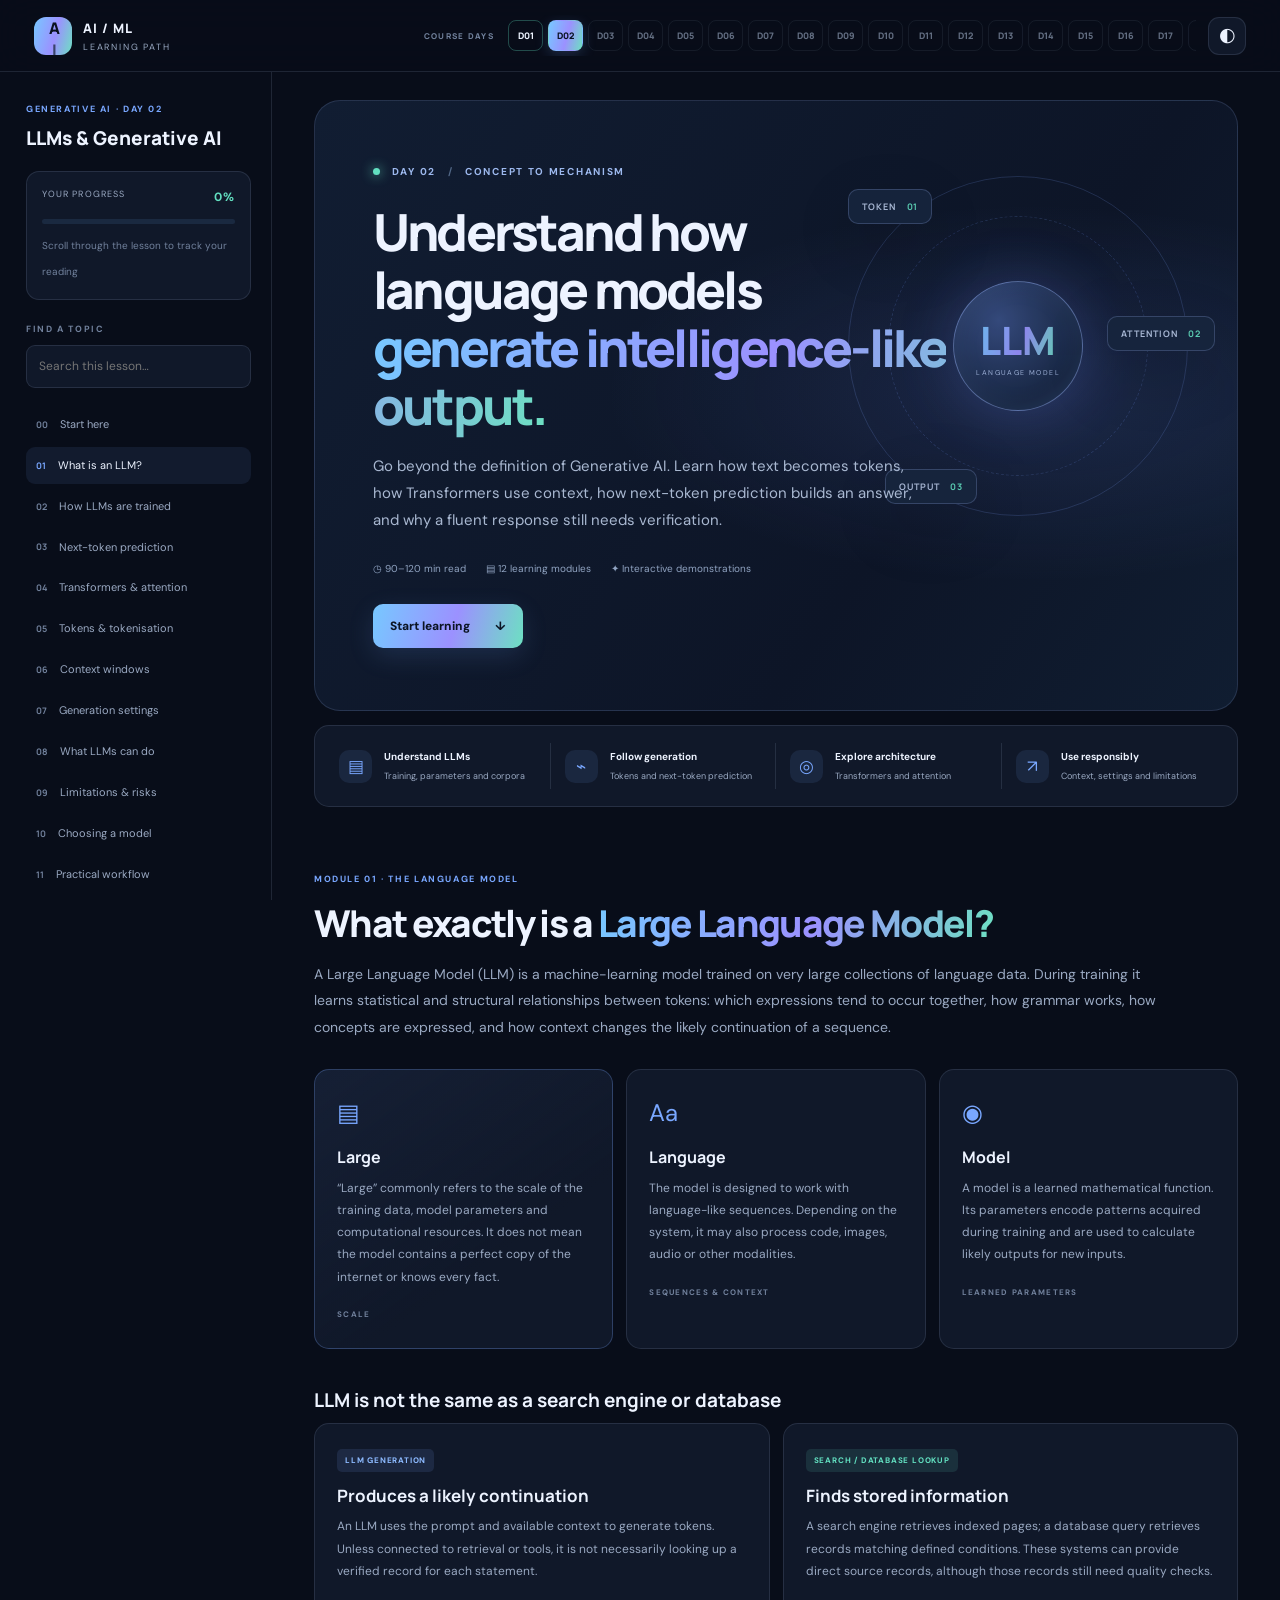
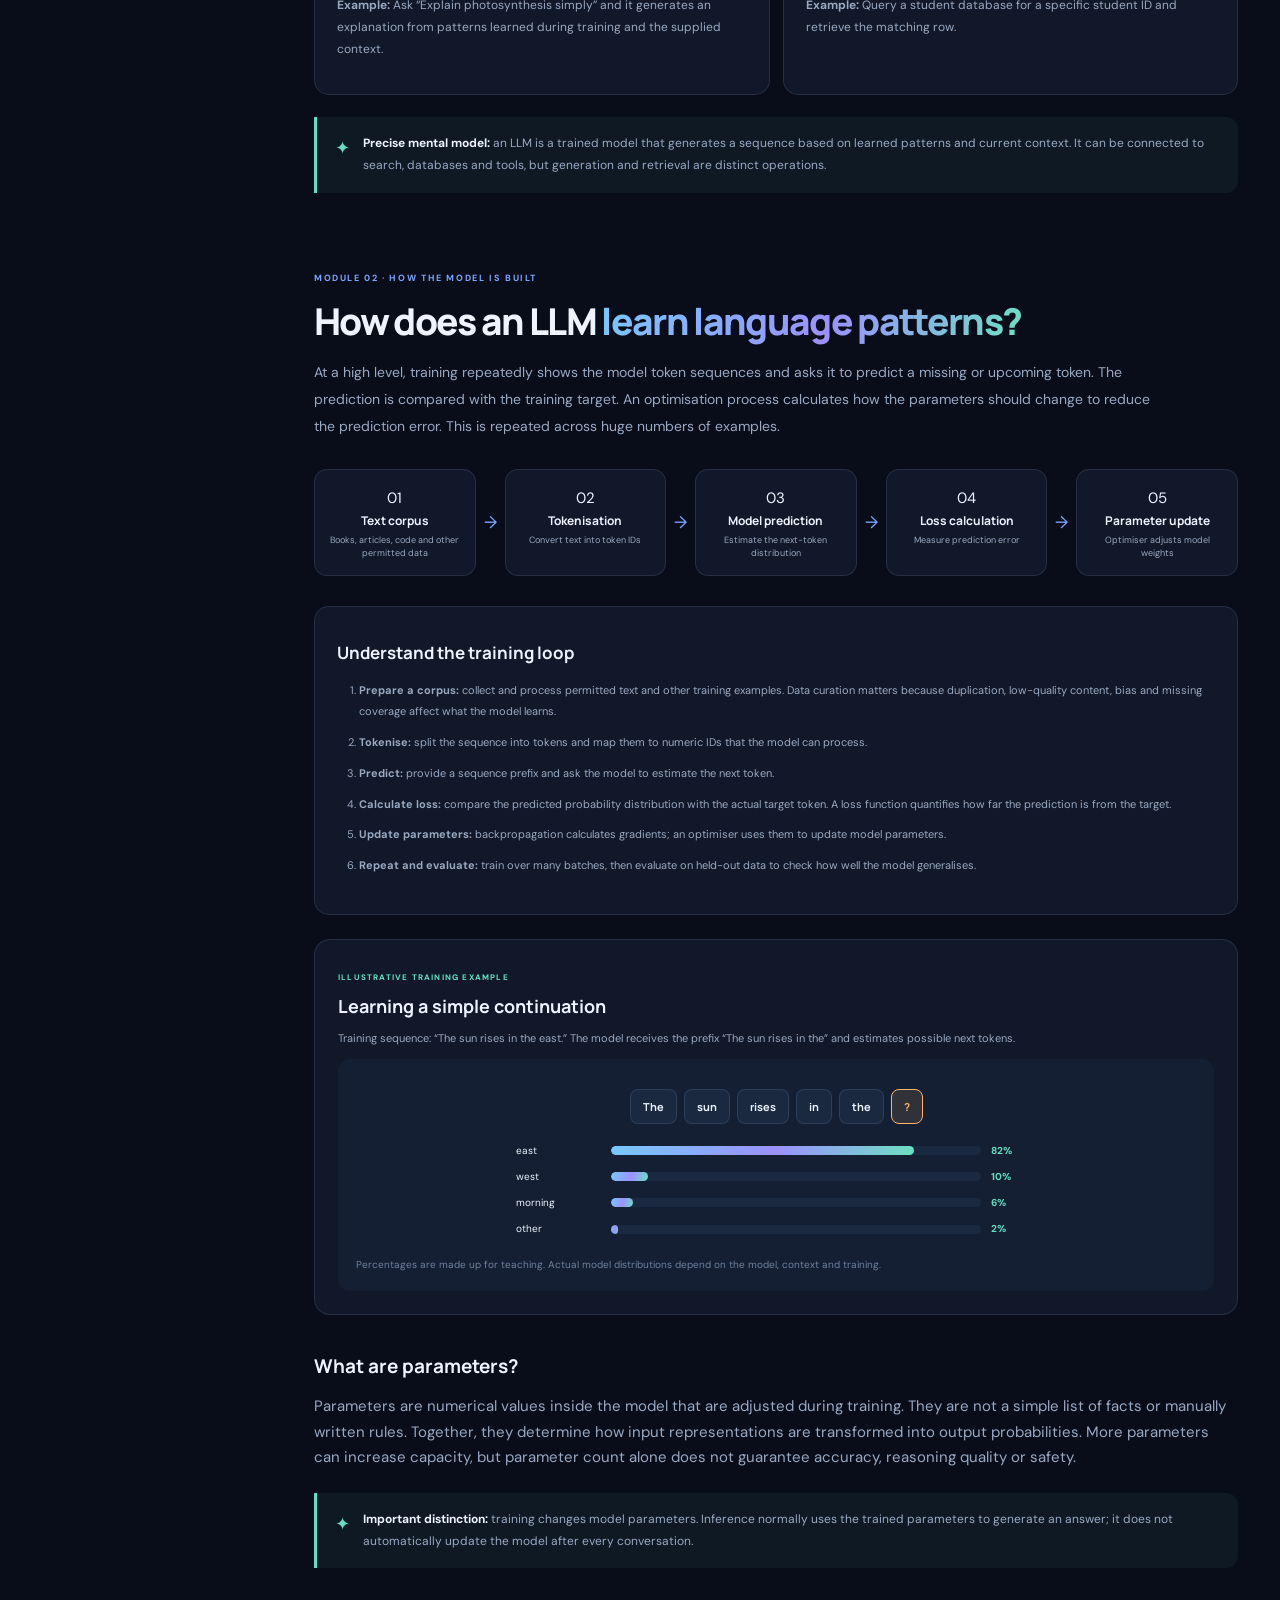
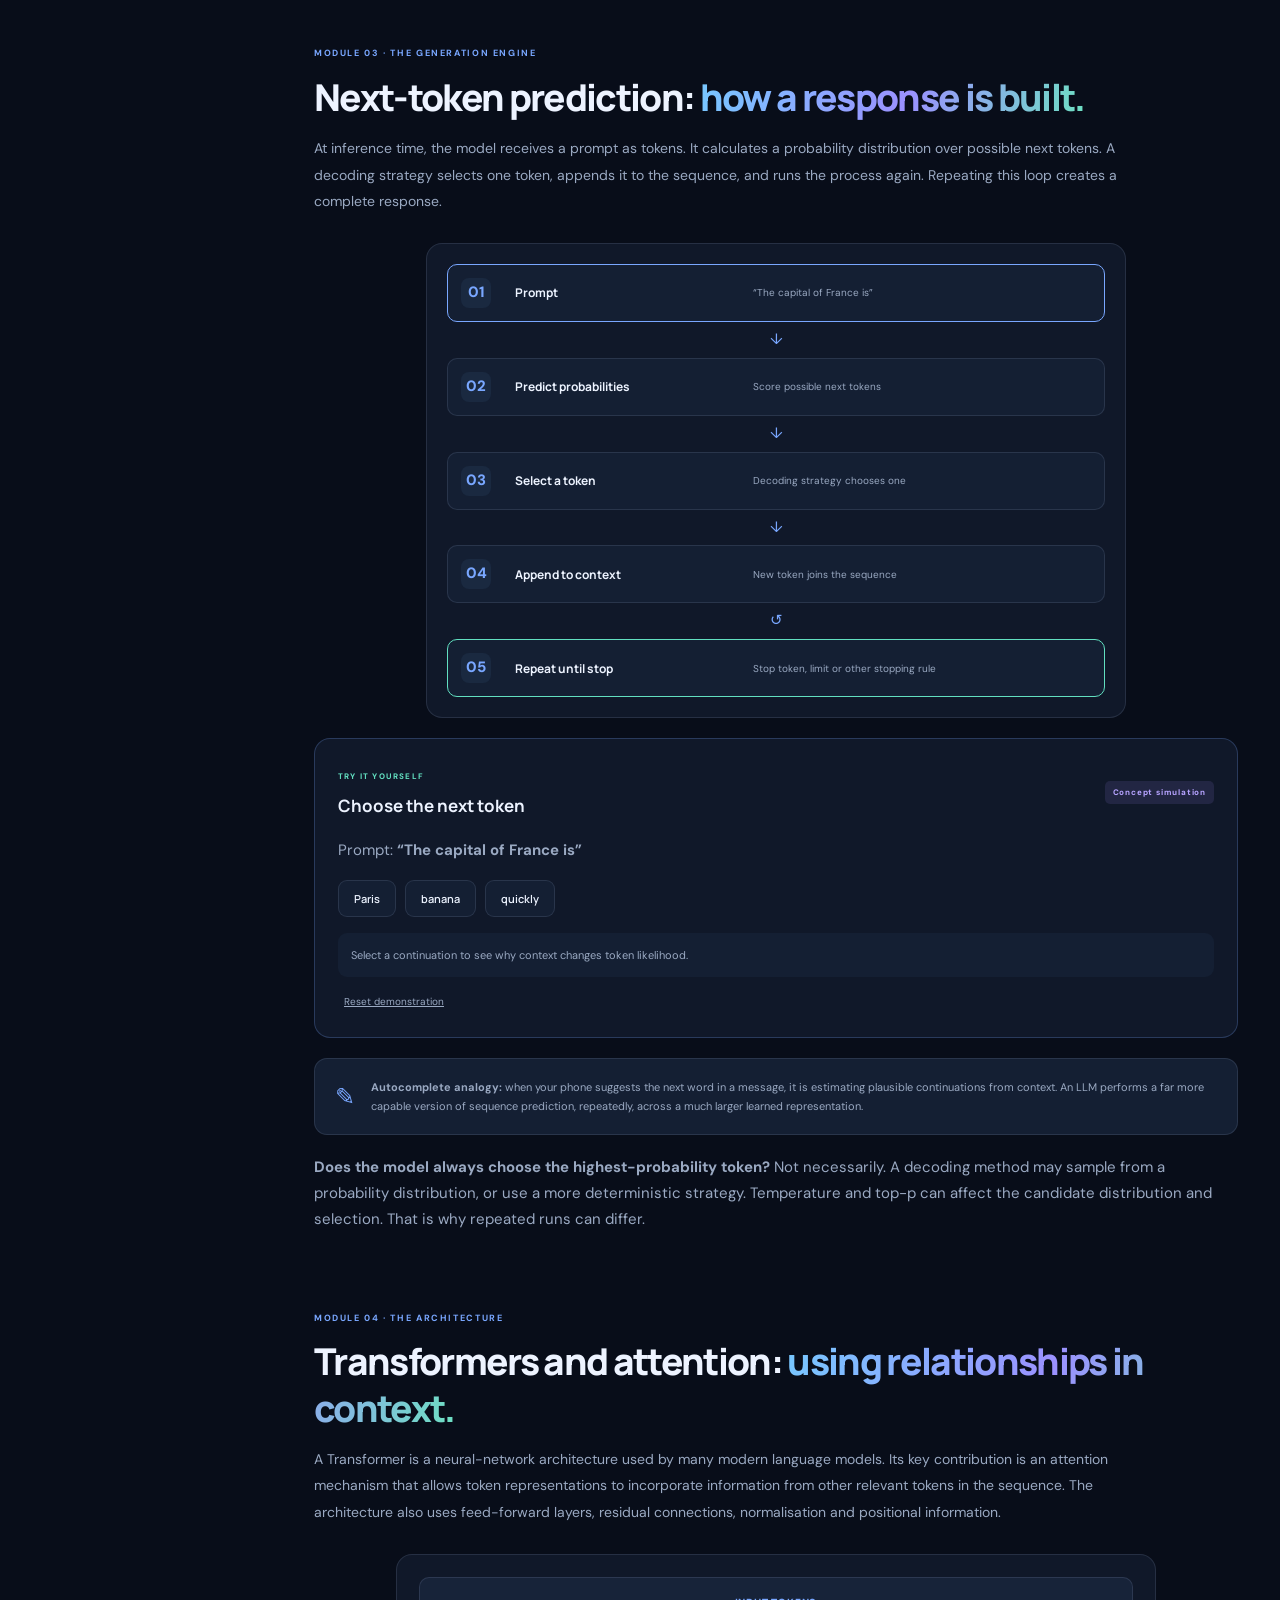
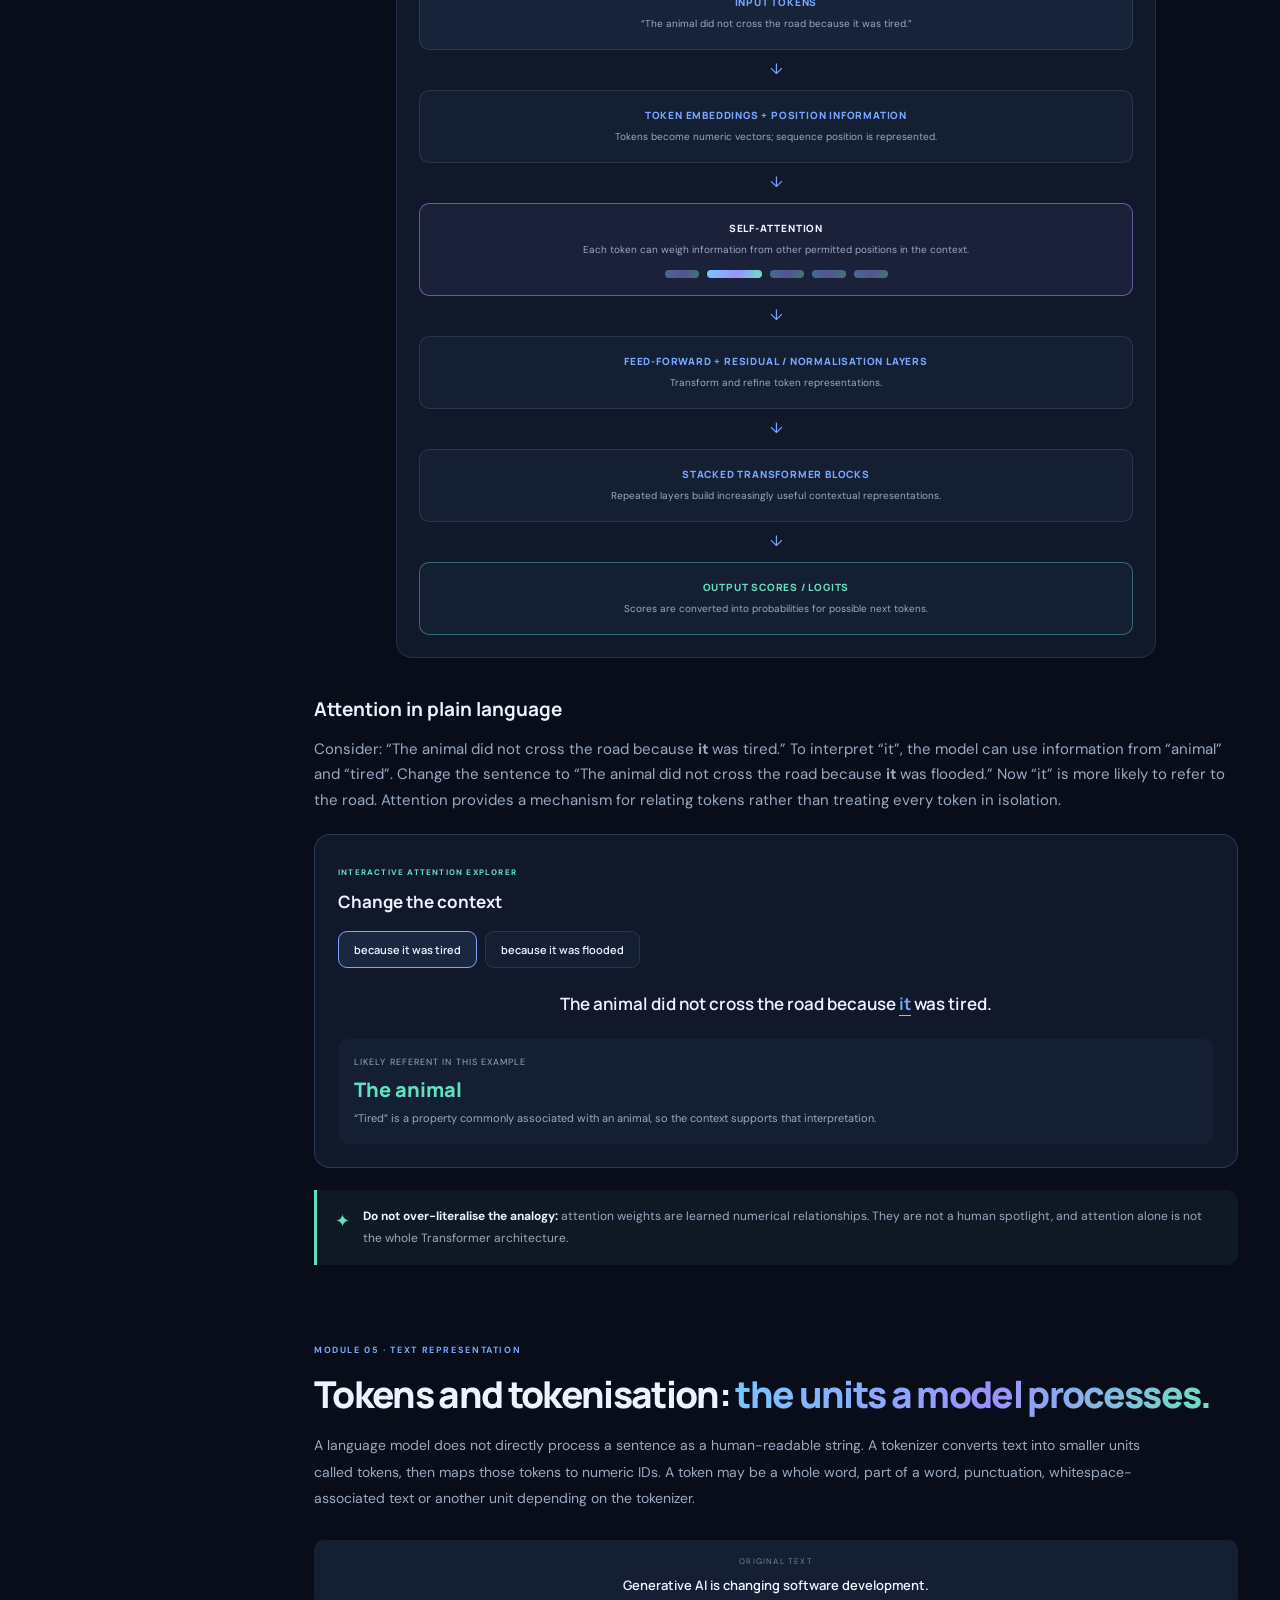
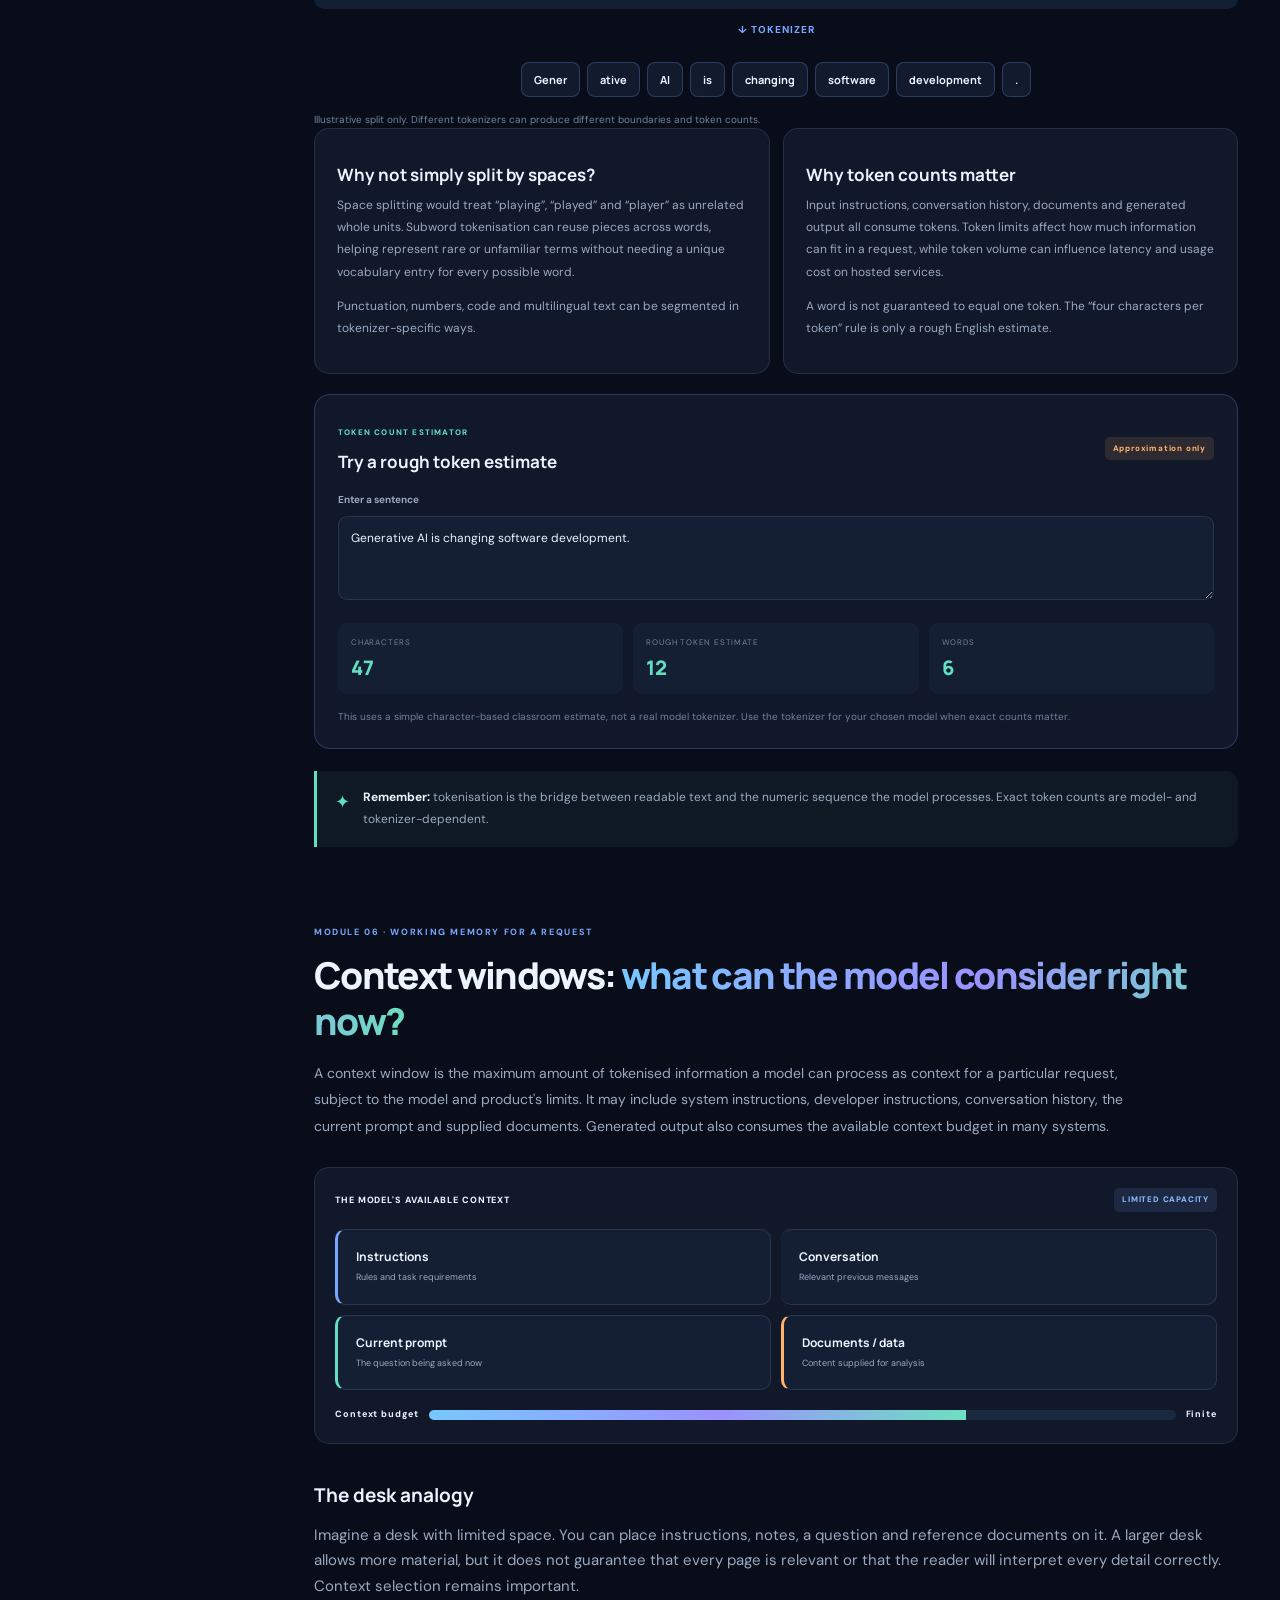
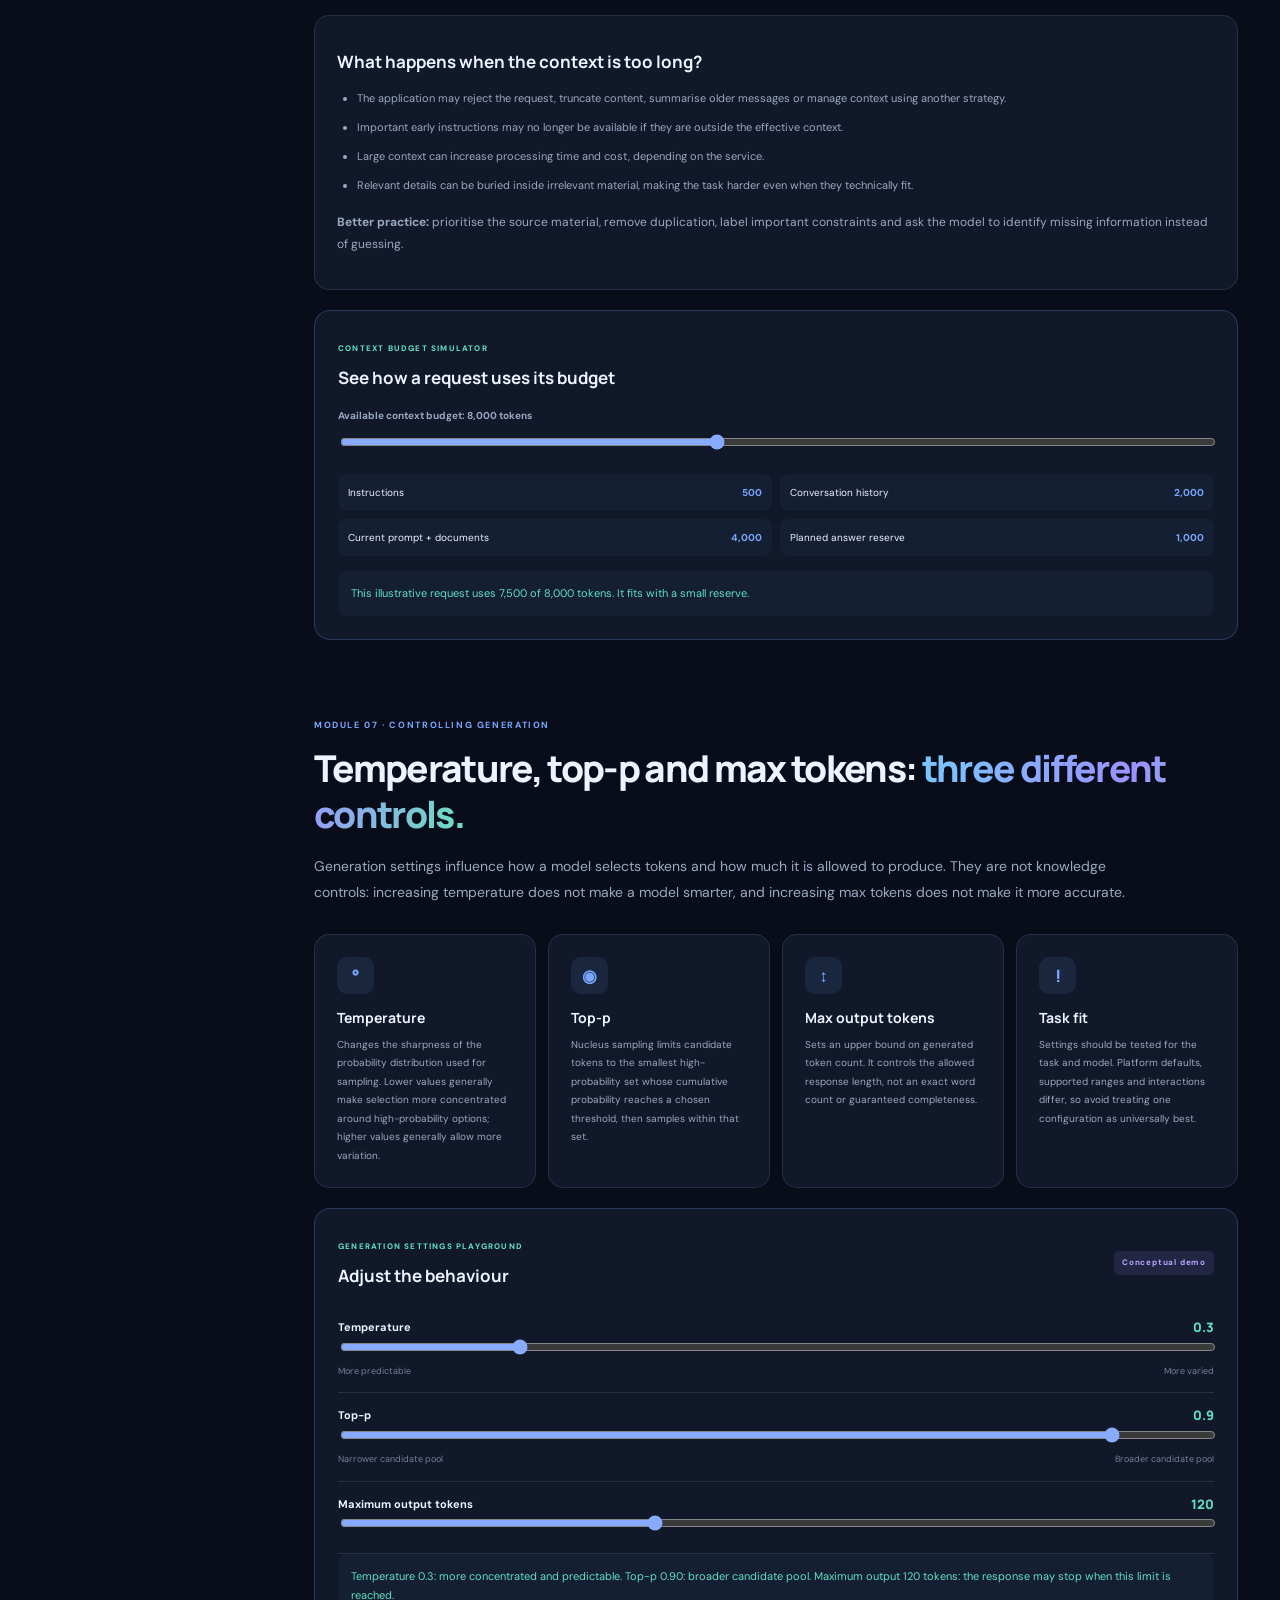
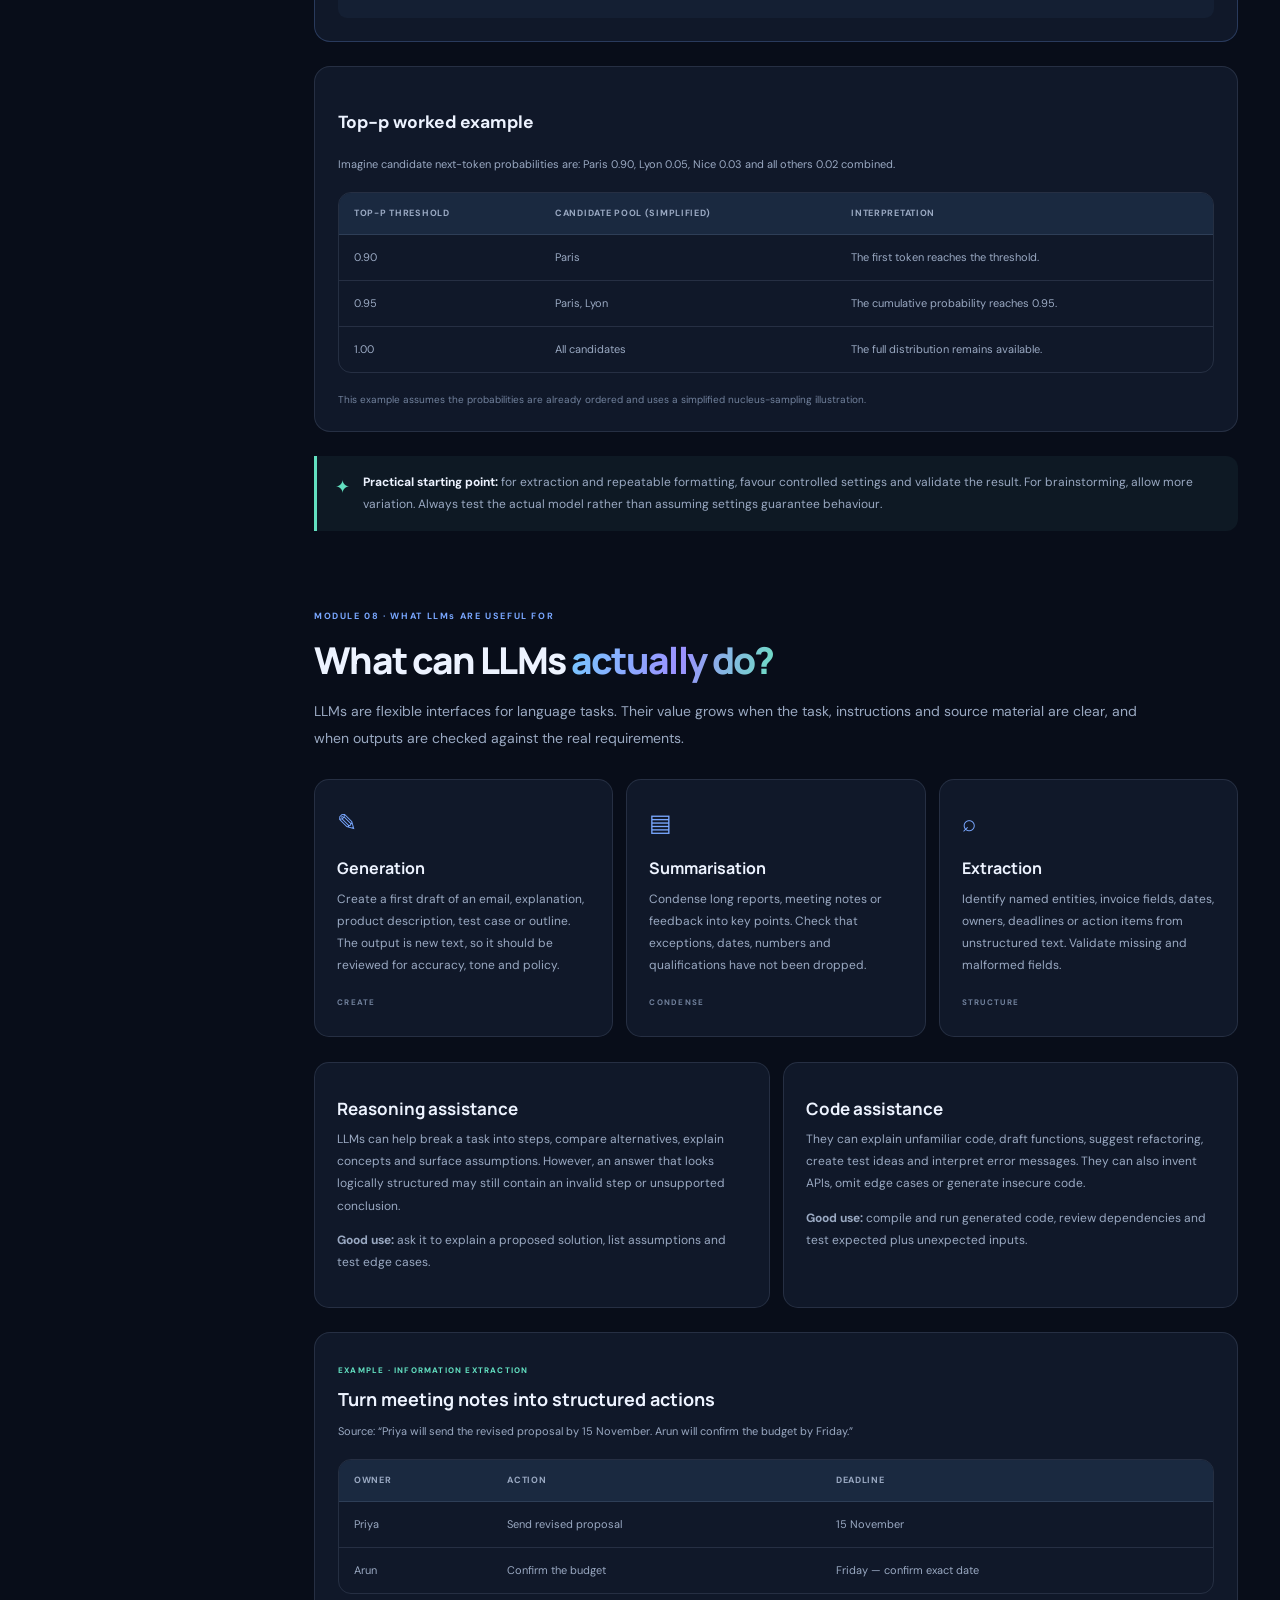
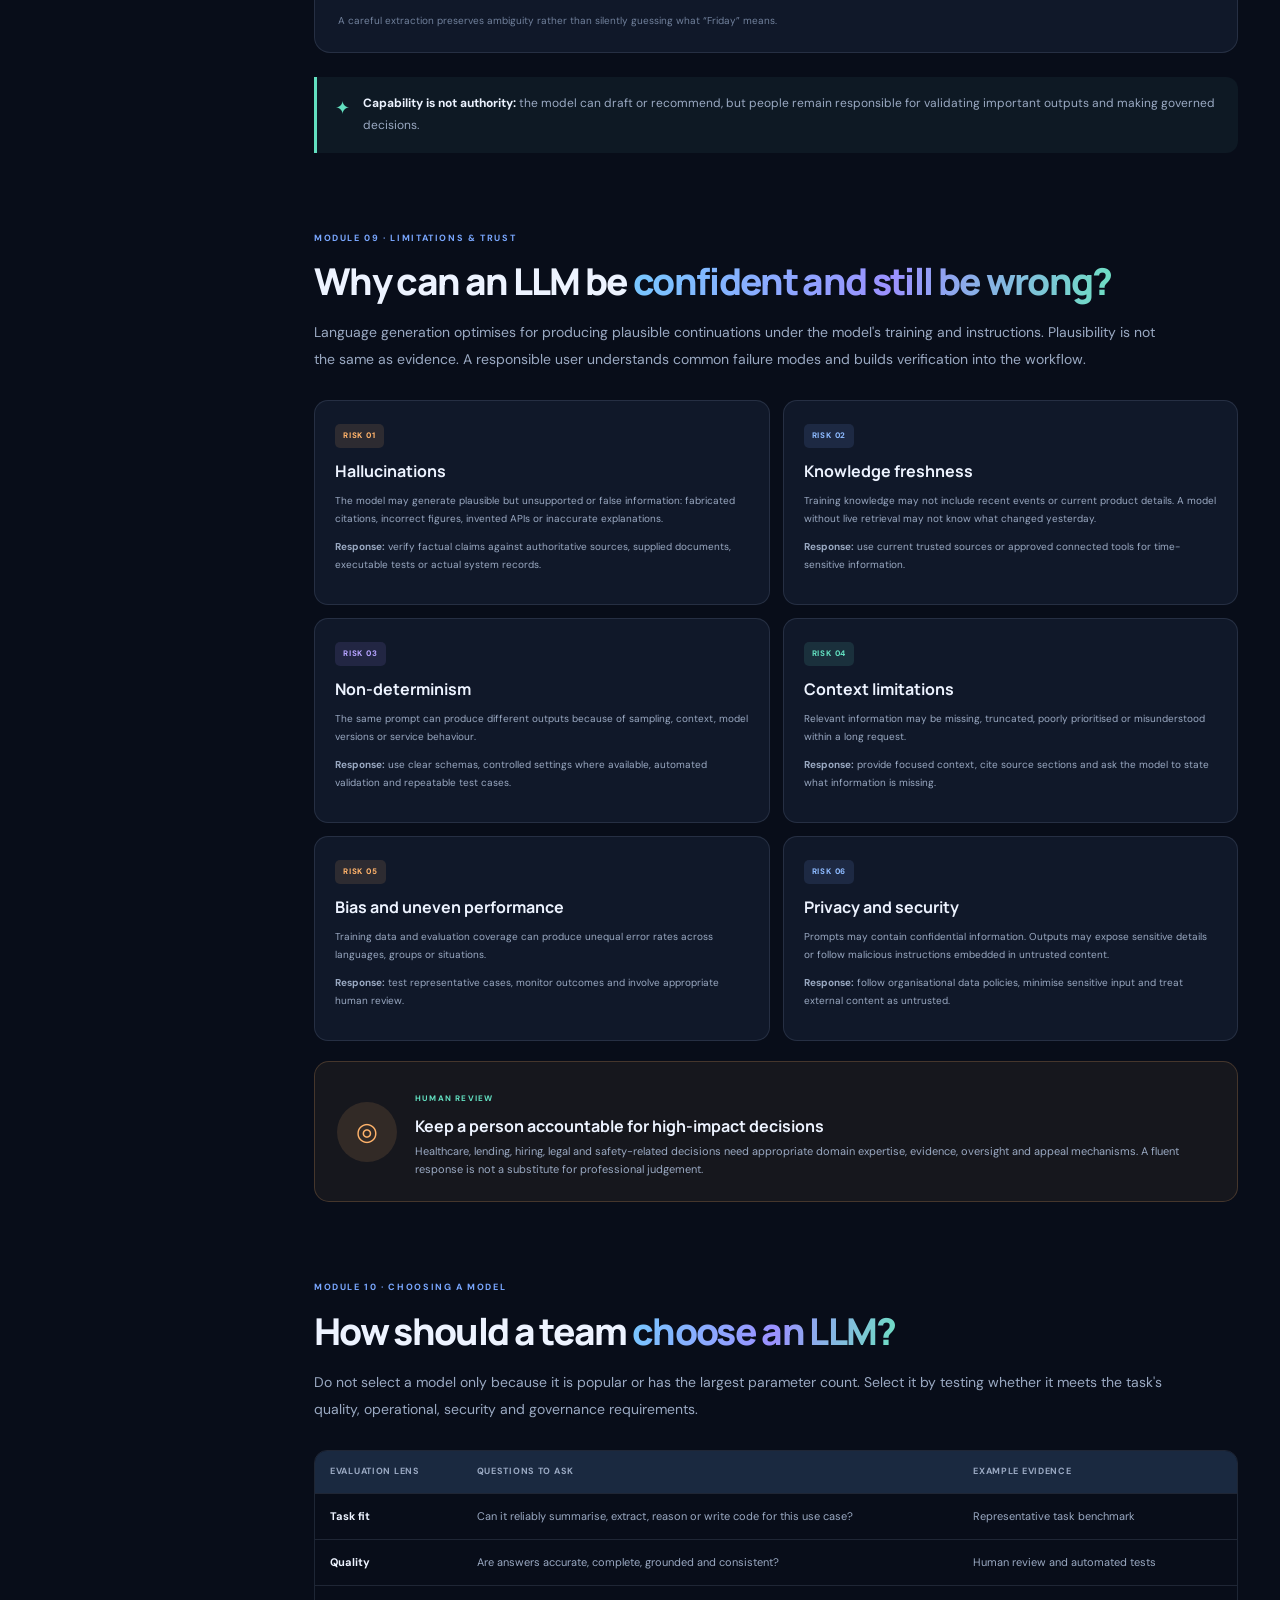
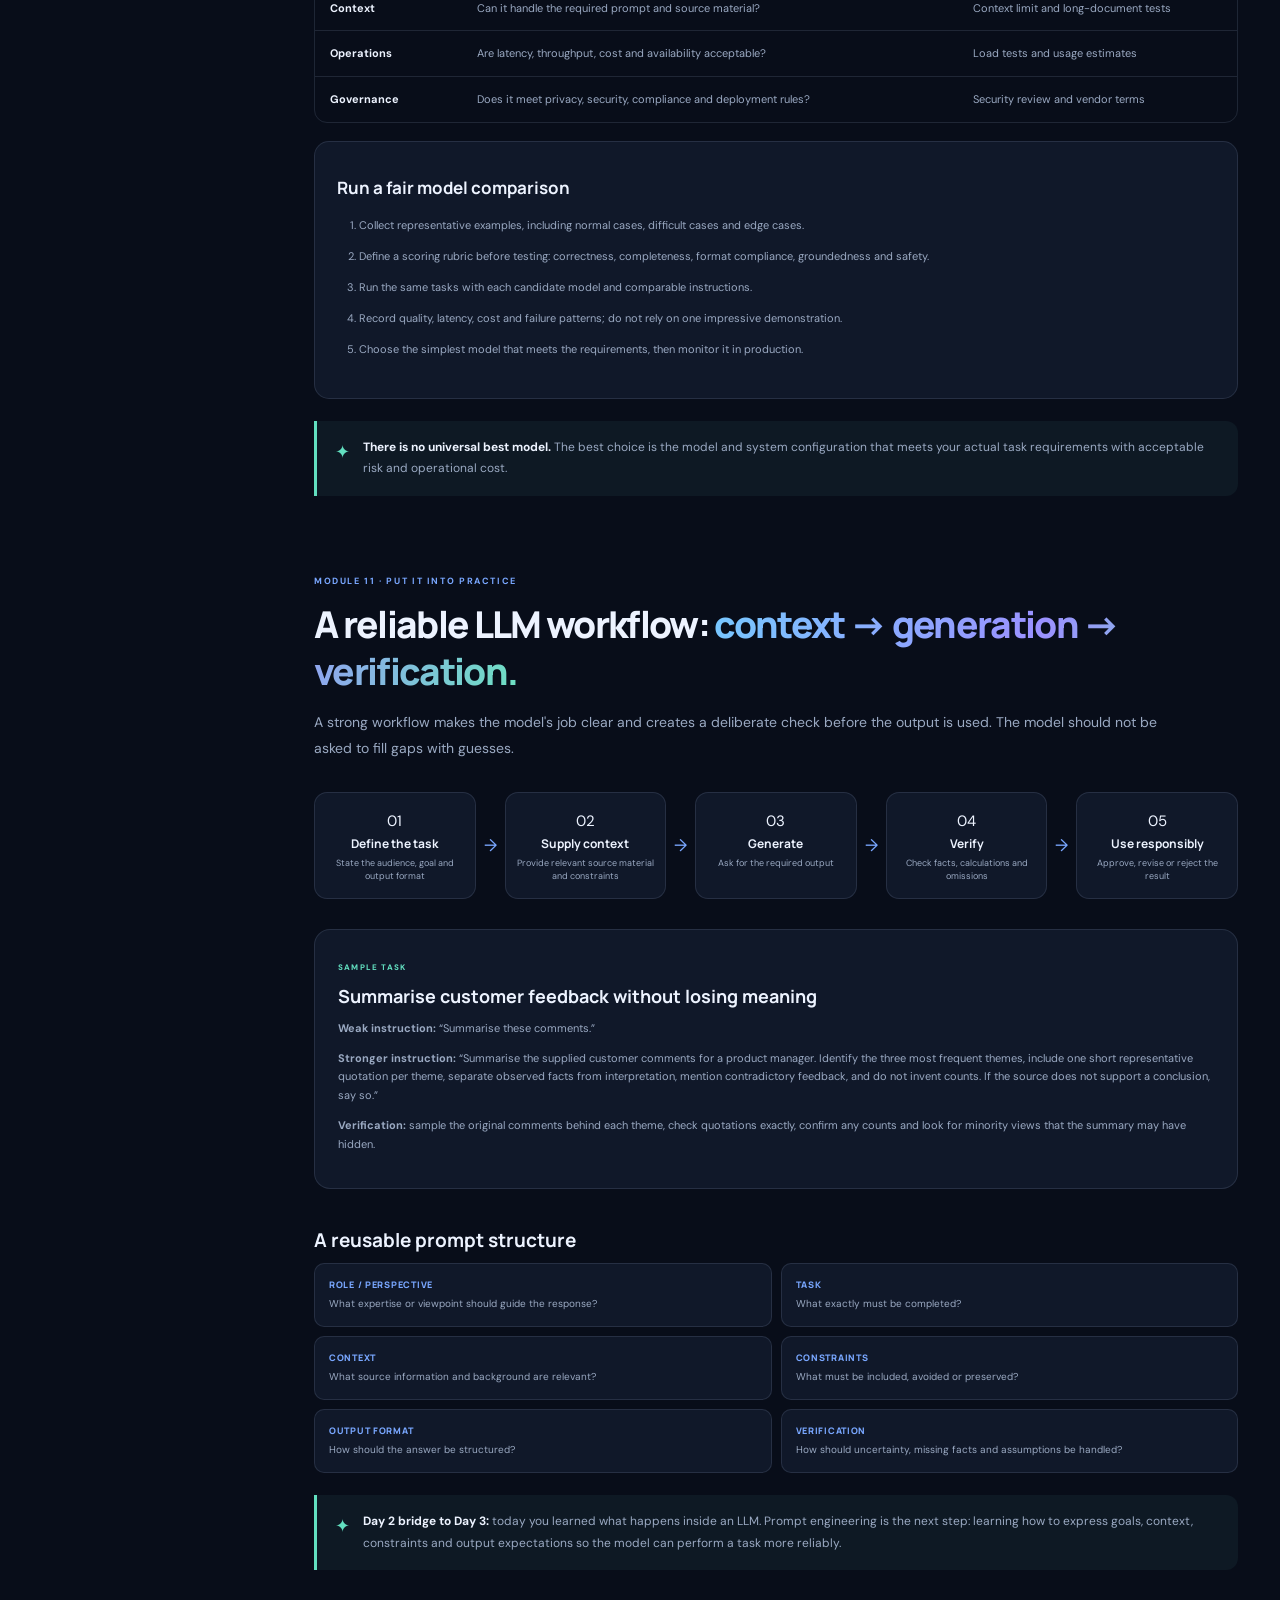
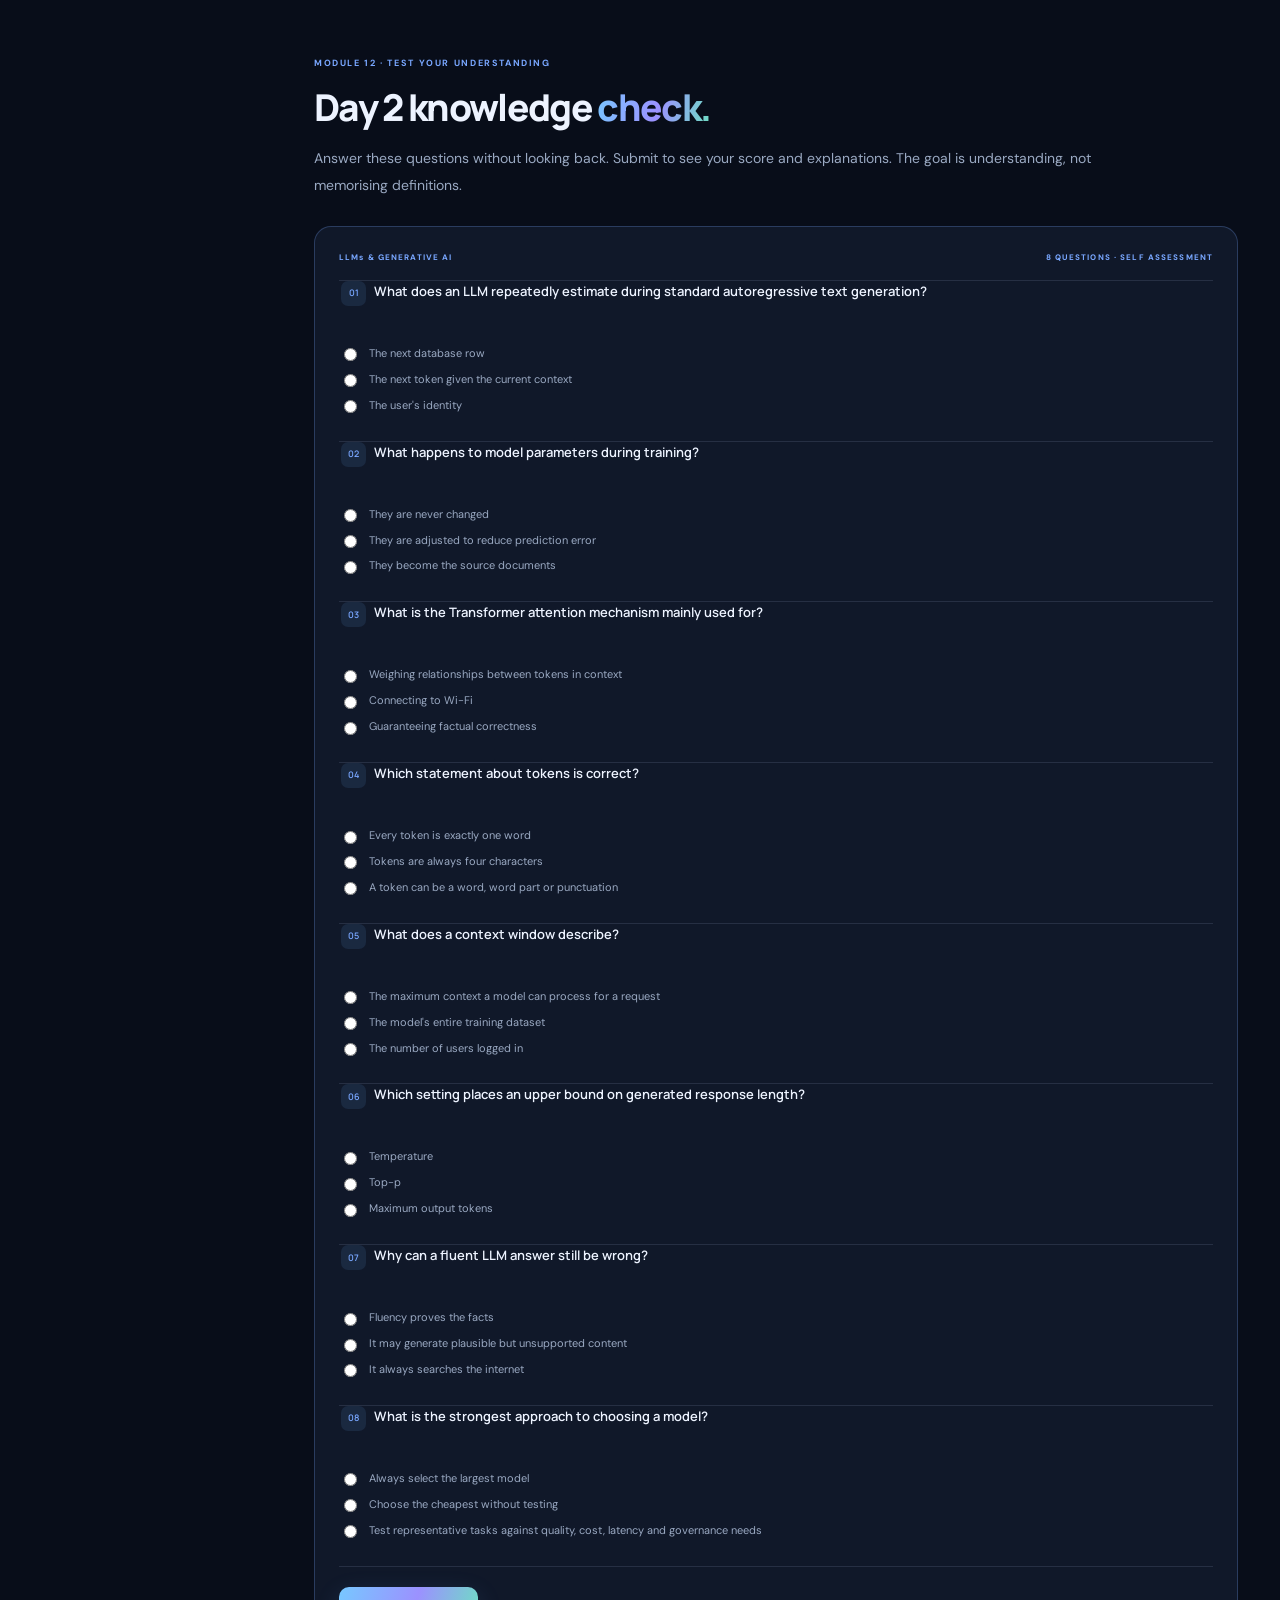
<file: templates/index2.html>
<!DOCTYPE html>
<html lang="en">
<head>
  <meta charset="UTF-8"><meta name="viewport" content="width=device-width, initial-scale=1.0">
  <meta name="description" content="Day 2 interactive course: large language models, transformers, tokens, context, generation and responsible use.">
  <title>AI / ML Academy — Day 2: LLMs & Generative AI</title>
  <link rel="stylesheet" href="../css/index2.css"><script src="../js/index2.js" defer></script>
</head>
<body>
<a class="skip-link" href="#main-content">Skip to lesson</a>
<header class="topbar"><a class="brand" href="index1.html"><span class="brand-mark">A<span>I</span></span><span class="brand-copy"><strong>AI / ML</strong><small>LEARNING PATH</small></span></a>
<nav class="top-actions" aria-label="Course day navigation"><div class="day-selector-label">COURSE DAYS</div><div class="day-selector" aria-label="Navigate to a day">
<a class="day-chip is-available " href="index1.html"  title="Day 1">D01</a>
<a class="day-chip is-available is-current" href="index2.html" aria-current=page title="Day 2">D02</a>
<a class="day-chip is-upcoming " href="index3.html"  title="Day 3">D03</a>
<a class="day-chip is-upcoming " href="index4.html"  title="Day 4">D04</a>
<a class="day-chip is-upcoming " href="index5.html"  title="Day 5">D05</a>
<a class="day-chip is-upcoming " href="index6.html"  title="Day 6">D06</a>
<a class="day-chip is-upcoming " href="index7.html"  title="Day 7">D07</a>
<a class="day-chip is-upcoming " href="index8.html"  title="Day 8">D08</a>
<a class="day-chip is-upcoming " href="index9.html"  title="Day 9">D09</a>
<a class="day-chip is-upcoming " href="index10.html"  title="Day 10">D10</a>
<a class="day-chip is-upcoming " href="index11.html"  title="Day 11">D11</a>
<a class="day-chip is-upcoming " href="index12.html"  title="Day 12">D12</a>
<a class="day-chip is-upcoming " href="index13.html"  title="Day 13">D13</a>
<a class="day-chip is-upcoming " href="index14.html"  title="Day 14">D14</a>
<a class="day-chip is-upcoming " href="index15.html"  title="Day 15">D15</a>
<a class="day-chip is-upcoming " href="index16.html"  title="Day 16">D16</a>
<a class="day-chip is-upcoming " href="index17.html"  title="Day 17">D17</a>
<a class="day-chip is-upcoming " href="index18.html"  title="Day 18">D18</a>
<a class="day-chip is-upcoming " href="index19.html"  title="Day 19">D19</a>
<a class="day-chip is-upcoming " href="index20.html"  title="Day 20">D20</a>
<a class="day-chip is-upcoming " href="index21.html"  title="Day 21">D21</a>
<a class="day-chip is-upcoming " href="index22.html"  title="Day 22">D22</a>
<a class="day-chip is-upcoming " href="index23.html"  title="Day 23">D23</a>
<a class="day-chip is-upcoming " href="index24.html"  title="Day 24">D24</a>
<a class="day-chip is-upcoming " href="index25.html"  title="Day 25">D25</a>
<a class="day-chip is-upcoming " href="index26.html"  title="Day 26">D26</a>
<a class="day-chip is-upcoming " href="index27.html"  title="Day 27">D27</a>
<a class="day-chip is-upcoming " href="index28.html"  title="Day 28">D28</a>
<a class="day-chip is-upcoming " href="index29.html"  title="Day 29">D29</a>
<a class="day-chip is-upcoming " href="index30.html"  title="Day 30">D30</a>
</div><button class="icon-button" id="themeToggle" type="button" aria-label="Toggle theme">◐</button></nav></header>
<div class="page-shell"><aside class="sidebar"><div class="course-label">GENERATIVE AI · DAY 02</div><div class="sidebar-heading">LLMs & Generative AI</div><div class="progress-card"><div class="progress-line"><span>YOUR PROGRESS</span><strong id="progressText">0%</strong></div><div class="progress-track"><span id="progressBar"></span></div><small id="progressDetail">Scroll through the lesson to track your reading</small></div><label class="search-label" for="lessonSearch">FIND A TOPIC</label><input id="lessonSearch" class="search-input" type="search" placeholder="Search this lesson…"><nav id="lessonNav" class="lesson-nav">
<a href="#start" class="nav-link active"><span>00</span> Start here</a><a href="#llm" class="nav-link"><span>01</span> What is an LLM?</a><a href="#training" class="nav-link"><span>02</span> How LLMs are trained</a><a href="#next-token" class="nav-link"><span>03</span> Next-token prediction</a><a href="#transformer" class="nav-link"><span>04</span> Transformers & attention</a><a href="#tokens" class="nav-link"><span>05</span> Tokens & tokenisation</a><a href="#context" class="nav-link"><span>06</span> Context windows</a><a href="#settings" class="nav-link"><span>07</span> Generation settings</a><a href="#capabilities" class="nav-link"><span>08</span> What LLMs can do</a><a href="#limitations" class="nav-link"><span>09</span> Limitations & risks</a><a href="#selection" class="nav-link"><span>10</span> Choosing a model</a><a href="#workflow" class="nav-link"><span>11</span> Practical workflow</a><a href="#knowledge-check" class="nav-link"><span>12</span> Knowledge check</a></nav><div class="sidebar-foot">LEARN · EXPLORE · PRACTISE</div></aside>
<main id="main-content" class="main-content">
<section class="hero" id="start"><div class="hero-orb orb-one"></div><div class="hero-orb orb-two"></div><div class="hero-content"><div class="eyebrow"><span class="live-dot"></span> DAY 02 <span class="eyebrow-divider">/</span> CONCEPT TO MECHANISM</div><h1>Understand how language models <em>generate intelligence-like output.</em></h1><p class="hero-lead">Go beyond the definition of Generative AI. Learn how text becomes tokens, how Transformers use context, how next-token prediction builds an answer, and why a fluent response still needs verification.</p><div class="hero-meta"><span>◷ 90–120 min read</span><span>▤ 12 learning modules</span><span>✦ Interactive demonstrations</span></div><a class="primary-button" href="#llm">Start learning <span>↓</span></a></div><div class="hero-art" aria-hidden="true"><div class="orbit orbit-a"></div><div class="orbit orbit-b"></div><div class="core-node"><span>LLM</span><small>LANGUAGE MODEL</small></div><div class="float-node node-data">TOKEN <b>01</b></div><div class="float-node node-model">ATTENTION <b>02</b></div><div class="float-node node-insight">OUTPUT <b>03</b></div></div></section>
<section class="learning-strip"><div><span class="strip-icon">▤</span><div><strong>Understand LLMs</strong><small>Training, parameters and corpora</small></div></div><div><span class="strip-icon">⌁</span><div><strong>Follow generation</strong><small>Tokens and next-token prediction</small></div></div><div><span class="strip-icon">◎</span><div><strong>Explore architecture</strong><small>Transformers and attention</small></div></div><div><span class="strip-icon">↗</span><div><strong>Use responsibly</strong><small>Context, settings and limitations</small></div></div></section>

<section class="content-section" id="llm"><div class="section-kicker">MODULE 01 · THE LANGUAGE MODEL</div><h2>What exactly is a <span class="gradient-text">Large Language Model?</span></h2><p class="section-intro">A Large Language Model (LLM) is a machine-learning model trained on very large collections of language data. During training it learns statistical and structural relationships between tokens: which expressions tend to occur together, how grammar works, how concepts are expressed, and how context changes the likely continuation of a sequence.</p>
<div class="definition-grid"><article class="definition-card featured-card"><div class="card-symbol">▤</div><h3>Large</h3><p>“Large” commonly refers to the scale of the training data, model parameters and computational resources. It does not mean the model contains a perfect copy of the internet or knows every fact.</p><span class="card-note">SCALE</span></article><article class="definition-card"><div class="card-symbol">Aa</div><h3>Language</h3><p>The model is designed to work with language-like sequences. Depending on the system, it may also process code, images, audio or other modalities.</p><span class="card-note">SEQUENCES & CONTEXT</span></article><article class="definition-card"><div class="card-symbol">◉</div><h3>Model</h3><p>A model is a learned mathematical function. Its parameters encode patterns acquired during training and are used to calculate likely outputs for new inputs.</p><span class="card-note">LEARNED PARAMETERS</span></article></div>
<h3 class="subheading">LLM is not the same as a search engine or database</h3><div class="two-column-cards"><article class="detail-card"><span class="pill pill-blue">LLM GENERATION</span><h3>Produces a likely continuation</h3><p>An LLM uses the prompt and available context to generate tokens. Unless connected to retrieval or tools, it is not necessarily looking up a verified record for each statement.</p><p><b>Example:</b> Ask “Explain photosynthesis simply” and it generates an explanation from patterns learned during training and the supplied context.</p></article><article class="detail-card"><span class="pill pill-green">SEARCH / DATABASE LOOKUP</span><h3>Finds stored information</h3><p>A search engine retrieves indexed pages; a database query retrieves records matching defined conditions. These systems can provide direct source records, although those records still need quality checks.</p><p><b>Example:</b> Query a student database for a specific student ID and retrieve the matching row.</p></article></div>
<div class="insight-callout"><span>✦</span><p><strong>Precise mental model:</strong> an LLM is a trained model that generates a sequence based on learned patterns and current context. It can be connected to search, databases and tools, but generation and retrieval are distinct operations.</p></div></section>

<section class="content-section" id="training"><div class="section-kicker">MODULE 02 · HOW THE MODEL IS BUILT</div><h2>How does an LLM <span class="gradient-text">learn language patterns?</span></h2><p class="section-intro">At a high level, training repeatedly shows the model token sequences and asks it to predict a missing or upcoming token. The prediction is compared with the training target. An optimisation process calculates how the parameters should change to reduce the prediction error. This is repeated across huge numbers of examples.</p>
<div class="workflow"><div class="workflow-step"><span>01</span><b>Text corpus</b><small>Books, articles, code and other permitted data</small></div><div class="flow-arrow">→</div><div class="workflow-step"><span>02</span><b>Tokenisation</b><small>Convert text into token IDs</small></div><div class="flow-arrow">→</div><div class="workflow-step"><span>03</span><b>Model prediction</b><small>Estimate the next-token distribution</small></div><div class="flow-arrow">→</div><div class="workflow-step"><span>04</span><b>Loss calculation</b><small>Measure prediction error</small></div><div class="flow-arrow">→</div><div class="workflow-step"><span>05</span><b>Parameter update</b><small>Optimiser adjusts model weights</small></div></div>
<div class="detail-card"><h3>Understand the training loop</h3><ol class="explain-list"><li><b>Prepare a corpus:</b> collect and process permitted text and other training examples. Data curation matters because duplication, low-quality content, bias and missing coverage affect what the model learns.</li><li><b>Tokenise:</b> split the sequence into tokens and map them to numeric IDs that the model can process.</li><li><b>Predict:</b> provide a sequence prefix and ask the model to estimate the next token.</li><li><b>Calculate loss:</b> compare the predicted probability distribution with the actual target token. A loss function quantifies how far the prediction is from the target.</li><li><b>Update parameters:</b> backpropagation calculates gradients; an optimiser uses them to update model parameters.</li><li><b>Repeat and evaluate:</b> train over many batches, then evaluate on held-out data to check how well the model generalises.</li></ol></div>
<div class="worked-example"><div class="worked-heading"><span class="example-tag">ILLUSTRATIVE TRAINING EXAMPLE</span><h3>Learning a simple continuation</h3></div><p>Training sequence: “The sun rises in the east.” The model receives the prefix “The sun rises in the” and estimates possible next tokens.</p><div class="token-demo"><div class="token-row"><span class="token-chip">The</span><span class="token-chip">sun</span><span class="token-chip">rises</span><span class="token-chip">in</span><span class="token-chip">the</span><span class="token-chip token-target">?</span></div><div class="probability-list"><div><span>east</span><div class="prob-track"><i style="width:82%"></i></div><b>82%</b></div><div><span>west</span><div class="prob-track"><i style="width:10%"></i></div><b>10%</b></div><div><span>morning</span><div class="prob-track"><i style="width:6%"></i></div><b>6%</b></div><div><span>other</span><div class="prob-track"><i style="width:2%"></i></div><b>2%</b></div></div><p class="table-caption">Percentages are made up for teaching. Actual model distributions depend on the model, context and training.</p></div></div>
<h3 class="subheading">What are parameters?</h3><p>Parameters are numerical values inside the model that are adjusted during training. They are not a simple list of facts or manually written rules. Together, they determine how input representations are transformed into output probabilities. More parameters can increase capacity, but parameter count alone does not guarantee accuracy, reasoning quality or safety.</p><div class="insight-callout"><span>✦</span><p><strong>Important distinction:</strong> training changes model parameters. Inference normally uses the trained parameters to generate an answer; it does not automatically update the model after every conversation.</p></div></section>

<section class="content-section" id="next-token"><div class="section-kicker">MODULE 03 · THE GENERATION ENGINE</div><h2>Next-token prediction: <span class="gradient-text">how a response is built.</span></h2><p class="section-intro">At inference time, the model receives a prompt as tokens. It calculates a probability distribution over possible next tokens. A decoding strategy selects one token, appends it to the sequence, and runs the process again. Repeating this loop creates a complete response.</p>
<div class="generation-loop"><div class="loop-step active"><span>01</span><b>Prompt</b><small>“The capital of France is”</small></div><div class="loop-arrow">↓</div><div class="loop-step"><span>02</span><b>Predict probabilities</b><small>Score possible next tokens</small></div><div class="loop-arrow">↓</div><div class="loop-step"><span>03</span><b>Select a token</b><small>Decoding strategy chooses one</small></div><div class="loop-arrow">↓</div><div class="loop-step"><span>04</span><b>Append to context</b><small>New token joins the sequence</small></div><div class="loop-arrow">↺</div><div class="loop-step complete"><span>05</span><b>Repeat until stop</b><small>Stop token, limit or other stopping rule</small></div></div>
<div class="interactive-card"><div class="interactive-heading"><div><span class="example-tag">TRY IT YOURSELF</span><h3>Choose the next token</h3></div><span class="pill pill-purple">Concept simulation</span></div><p>Prompt: <b id="tokenPrompt">“The capital of France is”</b></p><div class="choice-row" id="tokenChoices"><button type="button" data-answer="Paris">Paris</button><button type="button" data-answer="banana">banana</button><button type="button" data-answer="quickly">quickly</button></div><p class="interactive-feedback" id="tokenFeedback" aria-live="polite">Select a continuation to see why context changes token likelihood.</p><button class="text-button" id="resetToken" type="button">Reset demonstration</button></div>
<div class="analogy-band"><span class="analogy-icon">✎</span><p><b>Autocomplete analogy:</b> when your phone suggests the next word in a message, it is estimating plausible continuations from context. An LLM performs a far more capable version of sequence prediction, repeatedly, across a much larger learned representation.</p></div><p><b>Does the model always choose the highest-probability token?</b> Not necessarily. A decoding method may sample from a probability distribution, or use a more deterministic strategy. Temperature and top-p can affect the candidate distribution and selection. That is why repeated runs can differ.</p></section>

<section class="content-section" id="transformer"><div class="section-kicker">MODULE 04 · THE ARCHITECTURE</div><h2>Transformers and attention: <span class="gradient-text">using relationships in context.</span></h2><p class="section-intro">A Transformer is a neural-network architecture used by many modern language models. Its key contribution is an attention mechanism that allows token representations to incorporate information from other relevant tokens in the sequence. The architecture also uses feed-forward layers, residual connections, normalisation and positional information.</p>
<div class="architecture-stack"><div class="arch-layer arch-input"><b>INPUT TOKENS</b><span>“The animal did not cross the road because it was tired.”</span></div><div class="arch-connector">↓</div><div class="arch-layer"><b>TOKEN EMBEDDINGS + POSITION INFORMATION</b><span>Tokens become numeric vectors; sequence position is represented.</span></div><div class="arch-connector">↓</div><div class="arch-layer arch-highlight"><b>SELF-ATTENTION</b><span>Each token can weigh information from other permitted positions in the context.</span><div class="attention-mini"><i></i><i></i><i></i><i></i><i></i></div></div><div class="arch-connector">↓</div><div class="arch-layer"><b>FEED-FORWARD + RESIDUAL / NORMALISATION LAYERS</b><span>Transform and refine token representations.</span></div><div class="arch-connector">↓</div><div class="arch-layer arch-repeat"><b>STACKED TRANSFORMER BLOCKS</b><span>Repeated layers build increasingly useful contextual representations.</span></div><div class="arch-connector">↓</div><div class="arch-layer arch-output"><b>OUTPUT SCORES / LOGITS</b><span>Scores are converted into probabilities for possible next tokens.</span></div></div>
<h3 class="subheading">Attention in plain language</h3><p>Consider: “The animal did not cross the road because <b>it</b> was tired.” To interpret “it”, the model can use information from “animal” and “tired”. Change the sentence to “The animal did not cross the road because <b>it</b> was flooded.” Now “it” is more likely to refer to the road. Attention provides a mechanism for relating tokens rather than treating every token in isolation.</p>
<div class="attention-explorer interactive-card"><div class="interactive-heading"><div><span class="example-tag">INTERACTIVE ATTENTION EXPLORER</span><h3>Change the context</h3></div></div><div class="segmented-demo" role="group" aria-label="Choose sentence context"><button class="active" type="button" data-context="tired">because it was tired</button><button type="button" data-context="flooded">because it was flooded</button></div><div class="attention-sentence" id="attentionSentence">The animal did not cross the road because <strong>it</strong> was tired.</div><div class="attention-result"><span>Likely referent in this example</span><strong id="attentionResult">The animal</strong><p id="attentionExplanation">“Tired” is a property commonly associated with an animal, so the context supports that interpretation.</p></div></div>
<div class="insight-callout"><span>✦</span><p><strong>Do not over-literalise the analogy:</strong> attention weights are learned numerical relationships. They are not a human spotlight, and attention alone is not the whole Transformer architecture.</p></div></section>

<section class="content-section" id="tokens"><div class="section-kicker">MODULE 05 · TEXT REPRESENTATION</div><h2>Tokens and tokenisation: <span class="gradient-text">the units a model processes.</span></h2><p class="section-intro">A language model does not directly process a sentence as a human-readable string. A tokenizer converts text into smaller units called tokens, then maps those tokens to numeric IDs. A token may be a whole word, part of a word, punctuation, whitespace-associated text or another unit depending on the tokenizer.</p>
<div class="token-visual"><div class="token-original"><small>ORIGINAL TEXT</small><b>Generative AI is changing software development.</b></div><div class="token-down">↓ TOKENIZER</div><div class="token-pieces"><span>Gener</span><span>ative</span><span> AI</span><span> is</span><span> changing</span><span> software</span><span> development</span><span>.</span></div><p class="table-caption">Illustrative split only. Different tokenizers can produce different boundaries and token counts.</p></div>
<div class="two-column-cards"><article class="detail-card"><h3>Why not simply split by spaces?</h3><p>Space splitting would treat “playing”, “played” and “player” as unrelated whole units. Subword tokenisation can reuse pieces across words, helping represent rare or unfamiliar terms without needing a unique vocabulary entry for every possible word.</p><p>Punctuation, numbers, code and multilingual text can be segmented in tokenizer-specific ways.</p></article><article class="detail-card"><h3>Why token counts matter</h3><p>Input instructions, conversation history, documents and generated output all consume tokens. Token limits affect how much information can fit in a request, while token volume can influence latency and usage cost on hosted services.</p><p>A word is not guaranteed to equal one token. The “four characters per token” rule is only a rough English estimate.</p></article></div>
<div class="interactive-card"><div class="interactive-heading"><div><span class="example-tag">TOKEN COUNT ESTIMATOR</span><h3>Try a rough token estimate</h3></div><span class="pill pill-orange">Approximation only</span></div><label class="field-label" for="tokenText">Enter a sentence</label><textarea id="tokenText" rows="3" class="lesson-textarea">Generative AI is changing software development.</textarea><div class="estimate-output"><div><small>CHARACTERS</small><strong id="charCount">48</strong></div><div><small>ROUGH TOKEN ESTIMATE</small><strong id="roughTokens">12</strong></div><div><small>WORDS</small><strong id="wordCount">6</strong></div></div><p class="table-caption">This uses a simple character-based classroom estimate, not a real model tokenizer. Use the tokenizer for your chosen model when exact counts matter.</p></div>
<div class="insight-callout"><span>✦</span><p><strong>Remember:</strong> tokenisation is the bridge between readable text and the numeric sequence the model processes. Exact token counts are model- and tokenizer-dependent.</p></div></section>

<section class="content-section" id="context"><div class="section-kicker">MODULE 06 · WORKING MEMORY FOR A REQUEST</div><h2>Context windows: <span class="gradient-text">what can the model consider right now?</span></h2><p class="section-intro">A context window is the maximum amount of tokenised information a model can process as context for a particular request, subject to the model and product's limits. It may include system instructions, developer instructions, conversation history, the current prompt and supplied documents. Generated output also consumes the available context budget in many systems.</p>
<div class="context-desk"><div class="desk-header"><span>THE MODEL'S AVAILABLE CONTEXT</span><span class="pill pill-blue">LIMITED CAPACITY</span></div><div class="desk-items"><div class="desk-item instruction"><b>Instructions</b><small>Rules and task requirements</small></div><div class="desk-item history"><b>Conversation</b><small>Relevant previous messages</small></div><div class="desk-item prompt"><b>Current prompt</b><small>The question being asked now</small></div><div class="desk-item docs"><b>Documents / data</b><small>Content supplied for analysis</small></div></div><div class="desk-footer"><span>Context budget</span><div class="budget-bar"><i></i></div><b>Finite</b></div></div>
<h3 class="subheading">The desk analogy</h3><p>Imagine a desk with limited space. You can place instructions, notes, a question and reference documents on it. A larger desk allows more material, but it does not guarantee that every page is relevant or that the reader will interpret every detail correctly. Context selection remains important.</p>
<div class="detail-card"><h3>What happens when the context is too long?</h3><ul class="plain-list"><li>The application may reject the request, truncate content, summarise older messages or manage context using another strategy.</li><li>Important early instructions may no longer be available if they are outside the effective context.</li><li>Large context can increase processing time and cost, depending on the service.</li><li>Relevant details can be buried inside irrelevant material, making the task harder even when they technically fit.</li></ul><p><b>Better practice:</b> prioritise the source material, remove duplication, label important constraints and ask the model to identify missing information instead of guessing.</p></div>
<div class="interactive-card"><div class="interactive-heading"><div><span class="example-tag">CONTEXT BUDGET SIMULATOR</span><h3>See how a request uses its budget</h3></div></div><label class="field-label" for="contextSlider">Available context budget: <b id="contextBudgetValue">8,000 tokens</b></label><input id="contextSlider" type="range" min="2000" max="16000" step="1000" value="8000"><div class="budget-breakdown"><div><span>Instructions</span><b>500</b></div><div><span>Conversation history</span><b>2,000</b></div><div><span>Current prompt + documents</span><b>4,000</b></div><div><span>Planned answer reserve</span><b>1,000</b></div></div><div class="context-status" id="contextStatus" aria-live="polite">This illustrative request uses 7,500 of 8,000 tokens. It fits with a small reserve.</div></div></section>

<section class="content-section" id="settings"><div class="section-kicker">MODULE 07 · CONTROLLING GENERATION</div><h2>Temperature, top-p and max tokens: <span class="gradient-text">three different controls.</span></h2><p class="section-intro">Generation settings influence how a model selects tokens and how much it is allowed to produce. They are not knowledge controls: increasing temperature does not make a model smarter, and increasing max tokens does not make it more accurate.</p>
<div class="metric-grid"><article><span class="metric-symbol">°</span><h3>Temperature</h3><p>Changes the sharpness of the probability distribution used for sampling. Lower values generally make selection more concentrated around high-probability options; higher values generally allow more variation.</p></article><article><span class="metric-symbol">◉</span><h3>Top-p</h3><p>Nucleus sampling limits candidate tokens to the smallest high-probability set whose cumulative probability reaches a chosen threshold, then samples within that set.</p></article><article><span class="metric-symbol">↕</span><h3>Max output tokens</h3><p>Sets an upper bound on generated token count. It controls the allowed response length, not an exact word count or guaranteed completeness.</p></article><article><span class="metric-symbol">!</span><h3>Task fit</h3><p>Settings should be tested for the task and model. Platform defaults, supported ranges and interactions differ, so avoid treating one configuration as universally best.</p></article></div>
<div class="interactive-card"><div class="interactive-heading"><div><span class="example-tag">GENERATION SETTINGS PLAYGROUND</span><h3>Adjust the behaviour</h3></div><span class="pill pill-purple">Conceptual demo</span></div><div class="setting-control"><label for="temperatureSlider">Temperature <b id="temperatureValue">0.3</b></label><input id="temperatureSlider" type="range" min="0" max="1.5" step="0.1" value="0.3"><div class="range-ends"><span>More predictable</span><span>More varied</span></div></div><div class="setting-control"><label for="topPSlider">Top-p <b id="topPValue">0.9</b></label><input id="topPSlider" type="range" min="0.1" max="1" step="0.05" value="0.9"><div class="range-ends"><span>Narrower candidate pool</span><span>Broader candidate pool</span></div></div><div class="setting-control"><label for="maxTokenSlider">Maximum output tokens <b id="maxTokenValue">120</b></label><input id="maxTokenSlider" type="range" min="20" max="300" step="10" value="120"></div><div class="setting-summary" id="settingSummary" aria-live="polite">A relatively predictable selection style, a broad candidate pool and a moderate output limit.</div></div>
<div class="worked-example"><h3>Top-p worked example</h3><p>Imagine candidate next-token probabilities are: Paris 0.90, Lyon 0.05, Nice 0.03 and all others 0.02 combined.</p><div class="concept-table-wrap"><table class="concept-table"><thead><tr><th>Top-p threshold</th><th>Candidate pool (simplified)</th><th>Interpretation</th></tr></thead><tbody><tr><td>0.90</td><td>Paris</td><td>The first token reaches the threshold.</td></tr><tr><td>0.95</td><td>Paris, Lyon</td><td>The cumulative probability reaches 0.95.</td></tr><tr><td>1.00</td><td>All candidates</td><td>The full distribution remains available.</td></tr></tbody></table></div><p class="table-caption">This example assumes the probabilities are already ordered and uses a simplified nucleus-sampling illustration.</p></div>
<div class="insight-callout"><span>✦</span><p><strong>Practical starting point:</strong> for extraction and repeatable formatting, favour controlled settings and validate the result. For brainstorming, allow more variation. Always test the actual model rather than assuming settings guarantee behaviour.</p></div></section>

<section class="content-section" id="capabilities"><div class="section-kicker">MODULE 08 · WHAT LLMs ARE USEFUL FOR</div><h2>What can LLMs <span class="gradient-text">actually do?</span></h2><p class="section-intro">LLMs are flexible interfaces for language tasks. Their value grows when the task, instructions and source material are clear, and when outputs are checked against the real requirements.</p>
<div class="definition-grid"><article class="definition-card"><div class="card-symbol">✎</div><h3>Generation</h3><p>Create a first draft of an email, explanation, product description, test case or outline. The output is new text, so it should be reviewed for accuracy, tone and policy.</p><span class="card-note">CREATE</span></article><article class="definition-card"><div class="card-symbol">▤</div><h3>Summarisation</h3><p>Condense long reports, meeting notes or feedback into key points. Check that exceptions, dates, numbers and qualifications have not been dropped.</p><span class="card-note">CONDENSE</span></article><article class="definition-card"><div class="card-symbol">⌕</div><h3>Extraction</h3><p>Identify named entities, invoice fields, dates, owners, deadlines or action items from unstructured text. Validate missing and malformed fields.</p><span class="card-note">STRUCTURE</span></article></div>
<div class="two-column-cards"><article class="detail-card"><h3>Reasoning assistance</h3><p>LLMs can help break a task into steps, compare alternatives, explain concepts and surface assumptions. However, an answer that looks logically structured may still contain an invalid step or unsupported conclusion.</p><p><b>Good use:</b> ask it to explain a proposed solution, list assumptions and test edge cases.</p></article><article class="detail-card"><h3>Code assistance</h3><p>They can explain unfamiliar code, draft functions, suggest refactoring, create test ideas and interpret error messages. They can also invent APIs, omit edge cases or generate insecure code.</p><p><b>Good use:</b> compile and run generated code, review dependencies and test expected plus unexpected inputs.</p></article></div>
<div class="worked-example"><div class="worked-heading"><span class="example-tag">EXAMPLE · INFORMATION EXTRACTION</span><h3>Turn meeting notes into structured actions</h3></div><p>Source: “Priya will send the revised proposal by 15 November. Arun will confirm the budget by Friday.”</p><div class="concept-table-wrap"><table class="concept-table"><thead><tr><th>Owner</th><th>Action</th><th>Deadline</th></tr></thead><tbody><tr><td>Priya</td><td>Send revised proposal</td><td>15 November</td></tr><tr><td>Arun</td><td>Confirm the budget</td><td>Friday — confirm exact date</td></tr></tbody></table></div><p class="table-caption">A careful extraction preserves ambiguity rather than silently guessing what “Friday” means.</p></div>
<div class="insight-callout"><span>✦</span><p><strong>Capability is not authority:</strong> the model can draft or recommend, but people remain responsible for validating important outputs and making governed decisions.</p></div></section>

<section class="content-section" id="limitations"><div class="section-kicker">MODULE 09 · LIMITATIONS & TRUST</div><h2>Why can an LLM be <span class="gradient-text">confident and still be wrong?</span></h2><p class="section-intro">Language generation optimises for producing plausible continuations under the model's training and instructions. Plausibility is not the same as evidence. A responsible user understands common failure modes and builds verification into the workflow.</p>
<div class="risk-grid"><article class="risk-card"><span class="pill pill-orange">RISK 01</span><h3>Hallucinations</h3><p>The model may generate plausible but unsupported or false information: fabricated citations, incorrect figures, invented APIs or inaccurate explanations.</p><p><b>Response:</b> verify factual claims against authoritative sources, supplied documents, executable tests or actual system records.</p></article><article class="risk-card"><span class="pill pill-blue">RISK 02</span><h3>Knowledge freshness</h3><p>Training knowledge may not include recent events or current product details. A model without live retrieval may not know what changed yesterday.</p><p><b>Response:</b> use current trusted sources or approved connected tools for time-sensitive information.</p></article><article class="risk-card"><span class="pill pill-purple">RISK 03</span><h3>Non-determinism</h3><p>The same prompt can produce different outputs because of sampling, context, model versions or service behaviour.</p><p><b>Response:</b> use clear schemas, controlled settings where available, automated validation and repeatable test cases.</p></article><article class="risk-card"><span class="pill pill-green">RISK 04</span><h3>Context limitations</h3><p>Relevant information may be missing, truncated, poorly prioritised or misunderstood within a long request.</p><p><b>Response:</b> provide focused context, cite source sections and ask the model to state what information is missing.</p></article><article class="risk-card"><span class="pill pill-orange">RISK 05</span><h3>Bias and uneven performance</h3><p>Training data and evaluation coverage can produce unequal error rates across languages, groups or situations.</p><p><b>Response:</b> test representative cases, monitor outcomes and involve appropriate human review.</p></article><article class="risk-card"><span class="pill pill-blue">RISK 06</span><h3>Privacy and security</h3><p>Prompts may contain confidential information. Outputs may expose sensitive details or follow malicious instructions embedded in untrusted content.</p><p><b>Response:</b> follow organisational data policies, minimise sensitive input and treat external content as untrusted.</p></article></div>
<div class="human-review"><div class="human-icon">◎</div><div><span class="example-tag">HUMAN REVIEW</span><h3>Keep a person accountable for high-impact decisions</h3><p>Healthcare, lending, hiring, legal and safety-related decisions need appropriate domain expertise, evidence, oversight and appeal mechanisms. A fluent response is not a substitute for professional judgement.</p></div></div></section>

<section class="content-section" id="selection"><div class="section-kicker">MODULE 10 · CHOOSING A MODEL</div><h2>How should a team <span class="gradient-text">choose an LLM?</span></h2><p class="section-intro">Do not select a model only because it is popular or has the largest parameter count. Select it by testing whether it meets the task's quality, operational, security and governance requirements.</p>
<div class="concept-table-wrap"><table class="concept-table"><thead><tr><th>Evaluation lens</th><th>Questions to ask</th><th>Example evidence</th></tr></thead><tbody><tr><td><b>Task fit</b></td><td>Can it reliably summarise, extract, reason or write code for this use case?</td><td>Representative task benchmark</td></tr><tr><td><b>Quality</b></td><td>Are answers accurate, complete, grounded and consistent?</td><td>Human review and automated tests</td></tr><tr><td><b>Context</b></td><td>Can it handle the required prompt and source material?</td><td>Context limit and long-document tests</td></tr><tr><td><b>Operations</b></td><td>Are latency, throughput, cost and availability acceptable?</td><td>Load tests and usage estimates</td></tr><tr><td><b>Governance</b></td><td>Does it meet privacy, security, compliance and deployment rules?</td><td>Security review and vendor terms</td></tr></tbody></table></div>
<div class="detail-card"><h3>Run a fair model comparison</h3><ol class="explain-list"><li>Collect representative examples, including normal cases, difficult cases and edge cases.</li><li>Define a scoring rubric before testing: correctness, completeness, format compliance, groundedness and safety.</li><li>Run the same tasks with each candidate model and comparable instructions.</li><li>Record quality, latency, cost and failure patterns; do not rely on one impressive demonstration.</li><li>Choose the simplest model that meets the requirements, then monitor it in production.</li></ol></div>
<div class="insight-callout"><span>✦</span><p><strong>There is no universal best model.</strong> The best choice is the model and system configuration that meets your actual task requirements with acceptable risk and operational cost.</p></div></section>

<section class="content-section" id="workflow"><div class="section-kicker">MODULE 11 · PUT IT INTO PRACTICE</div><h2>A reliable LLM workflow: <span class="gradient-text">context → generation → verification.</span></h2><p class="section-intro">A strong workflow makes the model's job clear and creates a deliberate check before the output is used. The model should not be asked to fill gaps with guesses.</p>
<div class="workflow"><div class="workflow-step"><span>01</span><b>Define the task</b><small>State the audience, goal and output format</small></div><div class="flow-arrow">→</div><div class="workflow-step"><span>02</span><b>Supply context</b><small>Provide relevant source material and constraints</small></div><div class="flow-arrow">→</div><div class="workflow-step"><span>03</span><b>Generate</b><small>Ask for the required output</small></div><div class="flow-arrow">→</div><div class="workflow-step"><span>04</span><b>Verify</b><small>Check facts, calculations and omissions</small></div><div class="flow-arrow">→</div><div class="workflow-step"><span>05</span><b>Use responsibly</b><small>Approve, revise or reject the result</small></div></div>
<div class="worked-example"><div class="worked-heading"><span class="example-tag">SAMPLE TASK</span><h3>Summarise customer feedback without losing meaning</h3></div><p><b>Weak instruction:</b> “Summarise these comments.”</p><p><b>Stronger instruction:</b> “Summarise the supplied customer comments for a product manager. Identify the three most frequent themes, include one short representative quotation per theme, separate observed facts from interpretation, mention contradictory feedback, and do not invent counts. If the source does not support a conclusion, say so.”</p><p><b>Verification:</b> sample the original comments behind each theme, check quotations exactly, confirm any counts and look for minority views that the summary may have hidden.</p></div>
<h3 class="subheading">A reusable prompt structure</h3><div class="prompt-template"><div><b>ROLE / PERSPECTIVE</b><span>What expertise or viewpoint should guide the response?</span></div><div><b>TASK</b><span>What exactly must be completed?</span></div><div><b>CONTEXT</b><span>What source information and background are relevant?</span></div><div><b>CONSTRAINTS</b><span>What must be included, avoided or preserved?</span></div><div><b>OUTPUT FORMAT</b><span>How should the answer be structured?</span></div><div><b>VERIFICATION</b><span>How should uncertainty, missing facts and assumptions be handled?</span></div></div>
<div class="insight-callout"><span>✦</span><p><strong>Day 2 bridge to Day 3:</strong> today you learned what happens inside an LLM. Prompt engineering is the next step: learning how to express goals, context, constraints and output expectations so the model can perform a task more reliably.</p></div></section>

<section class="content-section final-section" id="knowledge-check"><div class="section-kicker">MODULE 12 · TEST YOUR UNDERSTANDING</div><h2>Day 2 knowledge <span class="gradient-text">check.</span></h2><p class="section-intro">Answer these questions without looking back. Submit to see your score and explanations. The goal is understanding, not memorising definitions.</p><div class="quiz-container" id="quiz"><div class="quiz-top"><span>LLMs & GENERATIVE AI</span><span>8 QUESTIONS · SELF ASSESSMENT</span></div>
<fieldset class="quiz-question"><legend><span>01</span>What does an LLM repeatedly estimate during standard autoregressive text generation?</legend><label><input type="radio" name="q1" value="a"> The next database row</label><label><input type="radio" name="q1" value="b"> The next token given the current context</label><label><input type="radio" name="q1" value="c"> The user's identity</label><p class="quiz-explanation" hidden>Correct: the model estimates a probability distribution over possible next tokens, then a decoding strategy selects a token.</p></fieldset>
<fieldset class="quiz-question"><legend><span>02</span>What happens to model parameters during training?</legend><label><input type="radio" name="q2" value="a"> They are never changed</label><label><input type="radio" name="q2" value="b"> They are adjusted to reduce prediction error</label><label><input type="radio" name="q2" value="c"> They become the source documents</label><p class="quiz-explanation" hidden>Correct: optimisation updates parameters using gradients derived from the training loss.</p></fieldset>
<fieldset class="quiz-question"><legend><span>03</span>What is the Transformer attention mechanism mainly used for?</legend><label><input type="radio" name="q3" value="a"> Weighing relationships between tokens in context</label><label><input type="radio" name="q3" value="b"> Connecting to Wi-Fi</label><label><input type="radio" name="q3" value="c"> Guaranteeing factual correctness</label><p class="quiz-explanation" hidden>Correct: attention lets token representations incorporate information from other relevant positions.</p></fieldset>
<fieldset class="quiz-question"><legend><span>04</span>Which statement about tokens is correct?</legend><label><input type="radio" name="q4" value="a"> Every token is exactly one word</label><label><input type="radio" name="q4" value="b"> Tokens are always four characters</label><label><input type="radio" name="q4" value="c"> A token can be a word, word part or punctuation</label><p class="quiz-explanation" hidden>Correct: token boundaries depend on the tokenizer and can split words into subword units.</p></fieldset>
<fieldset class="quiz-question"><legend><span>05</span>What does a context window describe?</legend><label><input type="radio" name="q5" value="a"> The maximum context a model can process for a request</label><label><input type="radio" name="q5" value="b"> The model's entire training dataset</label><label><input type="radio" name="q5" value="c"> The number of users logged in</label><p class="quiz-explanation" hidden>Correct: it is a per-request token capacity, not the model's complete training memory.</p></fieldset>
<fieldset class="quiz-question"><legend><span>06</span>Which setting places an upper bound on generated response length?</legend><label><input type="radio" name="q6" value="a"> Temperature</label><label><input type="radio" name="q6" value="b"> Top-p</label><label><input type="radio" name="q6" value="c"> Maximum output tokens</label><p class="quiz-explanation" hidden>Correct: max output tokens limits how many tokens may be generated; it does not guarantee an exact word count.</p></fieldset>
<fieldset class="quiz-question"><legend><span>07</span>Why can a fluent LLM answer still be wrong?</legend><label><input type="radio" name="q7" value="a"> Fluency proves the facts</label><label><input type="radio" name="q7" value="b"> It may generate plausible but unsupported content</label><label><input type="radio" name="q7" value="c"> It always searches the internet</label><p class="quiz-explanation" hidden>Correct: plausible language is not evidence. Important claims need verification.</p></fieldset>
<fieldset class="quiz-question"><legend><span>08</span>What is the strongest approach to choosing a model?</legend><label><input type="radio" name="q8" value="a"> Always select the largest model</label><label><input type="radio" name="q8" value="b"> Choose the cheapest without testing</label><label><input type="radio" name="q8" value="c"> Test representative tasks against quality, cost, latency and governance needs</label><p class="quiz-explanation" hidden>Correct: model selection is a task-specific trade-off that should be measured on representative examples.</p></fieldset>
<div class="quiz-actions"><button class="primary-button" id="submitQuiz" type="button">Submit answers →</button><button class="text-button" id="resetQuiz" type="button">Reset quiz</button></div><div class="quiz-result" id="quizResult" hidden aria-live="polite"></div></div>
<div class="recap-panel"><span class="example-tag">DAY 2 RECAP</span><h3>What you should now be able to explain</h3><div class="recap-list"><p><b>01</b> LLMs learn patterns from token sequences.</p><p><b>02</b> Training updates parameters using prediction error.</p><p><b>03</b> Generation repeatedly selects next tokens.</p><p><b>04</b> Transformers use attention to relate context.</p><p><b>05</b> Tokens are not always whole words.</p><p><b>06</b> Context windows limit per-request information.</p><p><b>07</b> Temperature, top-p and max tokens differ.</p><p><b>08</b> Outputs need verification and human judgement.</p></div></div></section>
<footer class="lesson-footer"><div><span class="footer-mark">AI</span><div><b>AI / ML Learning Path</b><small>Day 2 complete · Next: Prompt Engineering</small></div></div><a class="primary-button" href="index3.html">Continue to Day 3 <span>→</span></a></footer>
</main></div><button class="back-to-top" id="backToTop" type="button" aria-label="Back to top">↑</button>
</body></html>
</file>
<file: css/index1.css>
/* =========================================================
   AI / ML LEARNING PATH — SHARED DESIGN SYSTEM
   Day pages share these tokens, typography, spacing and components.
   ========================================================= */
@import url('https://fonts.googleapis.com/css2?family=DM+Sans:wght@400;500;600;700&family=Manrope:wght@400;500;600;700;800&display=swap');

:root {
  --bg: #080d19; --surface: #101829; --surface-2: #141f33; --surface-3: #1a2940;
  --text: #edf3ff; --muted: #9aa9c2; --subtle: #71819c; --line: rgba(159,180,216,.15);
  --accent: #79a7ff; --accent-2: #a58bff; --mint: #62dfc0; --orange: #ffb36b;
  --gradient: linear-gradient(105deg,#77c8ff 0%,#9b91ff 54%,#6de0c2 100%);
  --shadow: 0 22px 70px rgba(0,0,0,.22); --radius: 18px; --radius-lg: 26px;
  --sidebar: 272px; --topbar: 72px; --content: 1120px;
}
body.light-theme {
  --bg:#f4f7fc; --surface:#fff; --surface-2:#f0f4fb; --surface-3:#e7edf8;
  --text:#18243a; --muted:#52627b; --subtle:#73819a; --line:rgba(37,59,94,.13);
  --shadow:0 18px 55px rgba(34,54,87,.09);
}
*{box-sizing:border-box}
html{scroll-behavior:smooth;scroll-padding-top:96px}
body{margin:0;background:var(--bg);color:var(--text);font-family:"DM Sans",Arial,sans-serif;font-size:15px;line-height:1.72;transition:background .25s,color .25s}
button,input{font:inherit}
a{color:inherit;text-decoration:none}
button{cursor:pointer}
.skip-link{position:absolute;left:-999px;top:8px;z-index:99;background:var(--accent);color:#07101e;padding:10px 16px;border-radius:8px}
.skip-link:focus{left:12px}
.topbar{height:var(--topbar);position:sticky;top:0;z-index:30;display:flex;align-items:center;justify-content:space-between;padding:0 34px;background:color-mix(in srgb,var(--bg) 88%,transparent);backdrop-filter:blur(18px);border-bottom:1px solid var(--line)}
.brand{display:flex;align-items:center;gap:11px}.brand-mark{width:38px;height:38px;border-radius:12px;display:grid;place-items:center;background:var(--gradient);color:#0b1220;font:800 16px Manrope;letter-spacing:-2px}.brand-mark span{opacity:.65}.brand-copy{display:flex;flex-direction:column;line-height:1.15}.brand-copy strong{font:800 13px Manrope;letter-spacing:.08em}.brand-copy small{font-size:9px;letter-spacing:.2em;color:var(--muted);margin-top:5px}
.top-actions{display:flex;align-items:center;gap:12px}.day-link{padding:8px 13px;border:1px solid var(--line);border-radius:10px;font-size:12px;font-weight:700;color:var(--muted)}.day-link span{display:block;font-size:9px;font-weight:500;color:var(--subtle)}.day-link.is-current{border-color:rgba(121,167,255,.45);color:var(--accent);background:rgba(121,167,255,.07)}.icon-button{width:38px;height:38px;border-radius:11px;border:1px solid var(--line);background:var(--surface);color:var(--text);font-size:19px}
.page-shell{display:grid;grid-template-columns:var(--sidebar) minmax(0,1fr);max-width:1600px;margin:auto}.sidebar{position:sticky;top:var(--topbar);height:calc(100vh - var(--topbar));overflow-y:auto;padding:30px 20px 20px 26px;border-right:1px solid var(--line);background:var(--bg)}.course-label,.section-kicker,.search-label{font-size:9px;font-weight:700;letter-spacing:.18em;color:var(--accent)}.sidebar-heading{font:800 19px Manrope;margin:8px 0 20px}.progress-card{padding:15px;background:var(--surface);border:1px solid var(--line);border-radius:13px;margin-bottom:22px}.progress-line{display:flex;justify-content:space-between;font-size:9px;letter-spacing:.12em;color:var(--muted)}.progress-line strong{font-size:12px;color:var(--mint)}.progress-track{height:5px;border-radius:10px;background:var(--surface-3);margin:11px 0 8px;overflow:hidden}.progress-track span{display:block;width:0;height:100%;background:var(--gradient);border-radius:10px;transition:width .3s}.progress-card small{font-size:10px;color:var(--subtle)}.search-label{display:block;margin-bottom:8px;color:var(--subtle)}.search-input{width:100%;padding:10px 12px;border-radius:9px;border:1px solid var(--line);outline:none;background:var(--surface);color:var(--text);font-size:12px;margin-bottom:18px}.search-input:focus{border-color:var(--accent)}.lesson-nav{display:grid;gap:4px}.nav-link{display:flex;align-items:center;gap:12px;padding:9px 10px;border-radius:9px;color:var(--muted);font-size:11px;transition:.2s}.nav-link span{font:700 9px Manrope;color:var(--subtle)}.nav-link:hover,.nav-link.active{background:rgba(121,167,255,.09);color:var(--text)}.nav-link.active span{color:var(--accent)}.sidebar-foot{font-size:8px;letter-spacing:.2em;color:var(--subtle);margin-top:30px}
.main-content{min-width:0;padding:0 42px 50px}.hero{position:relative;min-height:490px;margin:28px auto 0;max-width:var(--content);overflow:hidden;border:1px solid rgba(142,168,221,.18);border-radius:var(--radius-lg);background:radial-gradient(ellipse at 78% 48%,rgba(88,116,206,.19),transparent 42%),linear-gradient(125deg,#111d32,#0d1527 65%,#101d31);padding:62px 58px;display:flex;align-items:center}.hero-content{position:relative;z-index:2;max-width:590px}.eyebrow{font-size:10px;letter-spacing:.17em;font-weight:700;color:#9db9ee}.live-dot{display:inline-block;width:7px;height:7px;background:var(--mint);border-radius:50%;margin-right:8px;box-shadow:0 0 12px var(--mint)}.eyebrow-divider{padding:0 8px;color:#526887}.hero h1{font:800 clamp(34px,4vw,54px)/1.13 Manrope;letter-spacing:-.055em;margin:23px 0 18px}.hero h1 em{font-style:normal;background:var(--gradient);background-clip:text;color:transparent}.hero-lead{font-size:15px;line-height:1.8;color:#a9b8d1;max-width:540px}.hero-meta{display:flex;flex-wrap:wrap;gap:20px;margin:26px 0 27px;color:#91a4c2;font-size:10px}.primary-button{display:inline-flex;align-items:center;gap:25px;border:0;border-radius:10px;padding:12px 17px;background:var(--gradient);color:#0b1423;font-size:12px;font-weight:800;box-shadow:0 8px 26px rgba(112,166,255,.15);transition:transform .2s,box-shadow .2s}.primary-button:hover{transform:translateY(-2px);box-shadow:0 12px 32px rgba(112,166,255,.24)}.hero-art{position:absolute;width:410px;height:410px;right:1.5%;top:40px;opacity:.9}.orbit{position:absolute;border:1px solid rgba(129,165,255,.2);border-radius:50%;inset:35px}.orbit-b{inset:75px;border-style:dashed;transform:rotate(45deg)}.core-node{position:absolute;left:50%;top:50%;transform:translate(-50%,-50%);width:130px;height:130px;border-radius:50%;display:flex;flex-direction:column;align-items:center;justify-content:center;background:radial-gradient(circle at 35% 30%,#384e83,#172641 70%);border:1px solid rgba(155,183,255,.5);box-shadow:0 0 65px rgba(111,139,255,.28),inset 0 0 24px rgba(150,180,255,.12)}.core-node span{font:800 39px Manrope;background:var(--gradient);background-clip:text;color:transparent}.core-node small{font-size:7px;letter-spacing:.2em;color:#a9bde4}.float-node{position:absolute;padding:10px 13px;border-radius:10px;background:#17253d;border:1px solid rgba(147,175,235,.27);font:700 9px Manrope;letter-spacing:.1em;color:#b8c8e5;box-shadow:var(--shadow)}.float-node b{color:var(--mint);padding-left:8px}.node-data{top:48px;left:35px}.node-model{right:8px;top:175px}.node-insight{bottom:47px;left:72px}.art-line{position:absolute;border-top:1px dashed rgba(111,160,255,.45);width:95px;transform:rotate(28deg);top:130px;left:90px}.line-b{top:270px;left:235px;transform:rotate(-35deg)}
.learning-strip{max-width:var(--content);margin:14px auto 65px;display:grid;grid-template-columns:repeat(4,1fr);border:1px solid var(--line);border-radius:15px;background:var(--surface);padding:17px 10px}.learning-strip>div{display:flex;align-items:center;gap:12px;padding:5px 14px;border-right:1px solid var(--line)}.learning-strip>div:last-child{border:0}.strip-icon{width:33px;height:33px;display:grid;place-items:center;border-radius:10px;background:rgba(121,167,255,.1);color:var(--accent);font-size:17px}.learning-strip strong,.learning-strip small{display:block}.learning-strip strong{font-size:10px}.learning-strip small{font-size:9px;color:var(--muted);margin-top:3px}
.content-section{max-width:var(--content);margin:0 auto 78px;scroll-margin-top:100px}.section-kicker{margin-bottom:12px}.content-section h2{font:800 clamp(26px,3vw,37px)/1.25 Manrope;letter-spacing:-.045em;margin:0 0 15px}.gradient-text{background:var(--gradient);background-clip:text;color:transparent}.section-intro{max-width:850px;color:var(--muted);font-size:14px;line-height:1.9;margin:0 0 28px}.content-section p{color:var(--muted)}.definition-grid{display:grid;grid-template-columns:repeat(3,1fr);gap:13px;margin:25px 0}.definition-card,.detail-card,.industry-card,.metric-grid article,.fit-card{padding:22px;background:var(--surface);border:1px solid var(--line);border-radius:15px}.definition-card.featured-card{background:linear-gradient(145deg,rgba(121,167,255,.12),var(--surface) 65%);border-color:rgba(121,167,255,.27)}.card-symbol{font-size:24px;color:var(--accent);margin-bottom:13px}.definition-card h3,.detail-card h3,.industry-card h3,.metric-grid h3,.fit-card h3{font:700 16px Manrope;margin:0 0 9px}.definition-card p,.detail-card p,.industry-card p,.metric-grid p,.fit-card p{font-size:12px;line-height:1.85;margin:0 0 12px}.card-note{font-size:8px;letter-spacing:.16em;color:var(--subtle);font-weight:700}.example-panel,.worked-example{padding:23px;background:var(--surface);border:1px solid var(--line);border-radius:16px;margin:24px 0}.example-heading{display:flex;align-items:center;gap:12px;margin-bottom:18px;font:700 13px Manrope}.example-tag{font-size:8px;letter-spacing:.15em;font-weight:800;color:var(--mint)}.everyday-grid{display:grid;grid-template-columns:1fr 1fr;gap:18px}.everyday-item{display:flex;gap:13px}.emoji{width:34px;height:34px;flex:none;display:grid;place-items:center;border-radius:10px;background:var(--surface-3);font-size:16px;color:var(--accent)}.everyday-item strong{font-size:12px}.everyday-item p{font-size:11px;line-height:1.7;margin:3px 0 0}.subheading{font:700 19px Manrope;margin:38px 0 10px}.family-tree{max-width:780px;margin:25px auto;padding:16px;border-radius:18px;background:var(--surface);border:1px solid var(--line)}.tree-level{padding:13px 16px;border:1px solid rgba(121,167,255,.35);border-radius:12px;text-align:center;background:rgba(121,167,255,.07)}.tree-label{display:block;font:800 14px Manrope;color:var(--text)}.tree-level small{display:block;font-size:10px;color:var(--muted);margin-top:3px}.tree-ml{margin:13px 7% 0;border-color:rgba(165,139,255,.4);background:rgba(165,139,255,.07)}.tree-dl{margin:13px 7% 0;border-color:rgba(98,223,192,.4);background:rgba(98,223,192,.06)}.tree-gen{margin:13px 7% 0;border-color:rgba(255,179,107,.4);background:rgba(255,179,107,.07)}.concept-table-wrap{width:100%;overflow-x:auto;border:1px solid var(--line);border-radius:13px;margin:18px 0}.concept-table{width:100%;border-collapse:collapse;min-width:580px;text-align:left;font-size:11px}.concept-table th{background:var(--surface-3);color:var(--muted);font-size:9px;letter-spacing:.08em;text-transform:uppercase}.concept-table th,.concept-table td{padding:13px 15px;border-bottom:1px solid var(--line)}.concept-table tr:last-child td{border-bottom:0}.concept-table td{color:var(--muted)}.concept-table td b{color:var(--text)}.insight-callout{display:flex;gap:13px;align-items:flex-start;padding:16px 18px;border-left:3px solid var(--mint);background:rgba(98,223,192,.06);border-radius:0 12px 12px 0;margin:22px 0}.insight-callout>span{color:var(--mint);font-size:18px}.insight-callout p{margin:0;font-size:12px;line-height:1.8}.insight-callout strong{color:var(--text)}
.workflow{display:flex;align-items:stretch;gap:8px;margin:30px 0}.workflow-step{flex:1;min-width:0;position:relative;padding:16px 10px 14px;background:var(--surface);border:1px solid var(--line);border-radius:13px;text-align:center}.step-number{position:absolute;top:8px;left:10px;font-size:8px;color:var(--subtle)}.step-icon{display:block;font-size:22px;color:var(--accent);margin:13px 0 5px}.workflow-step b{display:block;font:700 12px Manrope}.workflow-step small{display:block;color:var(--muted);font-size:9px;line-height:1.5;margin-top:5px}.flow-arrow{align-self:center;color:var(--accent);font-size:17px}.deep-dive-grid{display:grid;grid-template-columns:1fr 1fr;gap:13px}.detail-index{font-size:8px;letter-spacing:.16em;color:var(--accent);font-weight:800;display:block;margin-bottom:11px}.scenario-box{padding:24px;border-radius:17px;background:linear-gradient(120deg,rgba(121,167,255,.1),rgba(165,139,255,.07));border:1px solid rgba(121,167,255,.2);margin:25px 0}.scenario-box h3,.lab-heading h3,.worked-heading h3,.deep-dive-banner h3{font:700 18px Manrope;margin:6px 0}.scenario-box>div:first-child p{font-size:12px;margin:5px 0 17px}.scenario-flow,.horizontal-flow{display:flex;align-items:stretch;gap:8px}.scenario-flow>div,.horizontal-flow>div{flex:1;padding:13px;background:var(--surface);border:1px solid var(--line);border-radius:10px;min-width:0}.scenario-flow b,.horizontal-flow b{display:block;font-size:11px}.scenario-flow small,.horizontal-flow small{display:block;font-size:9px;color:var(--muted);line-height:1.5;margin-top:4px}.scenario-flow>span,.horizontal-flow>span{align-self:center;color:var(--accent)}.scenario-flow .scenario-output{border-color:rgba(98,223,192,.4)}.scenario-output b{font:800 18px Manrope;color:var(--mint)}.scenario-footnote,.table-caption{font-size:10px!important;color:var(--subtle)!important;margin:14px 0 0!important}.interactive-lab{padding:23px;background:var(--surface);border:1px solid rgba(121,167,255,.25);border-radius:17px;margin:25px 0}.lab-heading{display:flex;gap:13px;align-items:center}.lab-icon{width:39px;height:39px;display:grid;place-items:center;border-radius:12px;background:rgba(121,167,255,.12);color:var(--accent);font-size:21px}.lab-heading h3{margin:2px 0}.interactive-lab>p{font-size:11px;margin:12px 0 20px}.playground-grid{display:grid;grid-template-columns:1fr 1fr;gap:20px}.playground-grid label{font-size:11px;color:var(--muted)}.playground-grid output{float:right;color:var(--text);font-weight:700}.playground-grid input{display:block;width:100%;accent-color:#8caaff;margin-top:10px}.prediction-result{display:flex;justify-content:space-between;align-items:center;padding:17px 20px;background:var(--surface-3);border-radius:12px;margin-top:20px}.prediction-result small,.prediction-result strong,.prediction-result span{display:block}.prediction-result small{font-size:8px;letter-spacing:.13em;color:var(--muted)}.prediction-result strong{font:800 27px Manrope;color:var(--mint);margin:3px 0}.prediction-result span{font-size:10px;color:var(--muted)}.result-spark{font-size:30px;color:var(--mint)}
.tabs{display:flex;gap:8px;padding:6px;background:var(--surface);border:1px solid var(--line);border-radius:12px;width:max-content;max-width:100%;margin:25px 0 15px}.tab-button{border:0;background:transparent;color:var(--muted);padding:10px 15px;border-radius:8px;font-size:10px;font-weight:700}.tab-button.active{background:var(--surface-3);color:var(--text);box-shadow:inset 0 0 0 1px var(--line)}.tab-panel{display:grid;grid-template-columns:1.1fr .9fr;gap:24px;padding:24px;background:var(--surface);border:1px solid var(--line);border-radius:16px}.tab-panel[hidden]{display:none}.pill{display:inline-block;padding:5px 8px;border-radius:5px;font-size:8px;letter-spacing:.1em;font-weight:800}.pill-blue{color:#8dbaff;background:rgba(121,167,255,.12)}.pill-purple{color:#b6a3ff;background:rgba(165,139,255,.12)}.pill-orange{color:var(--orange);background:rgba(255,179,107,.12)}.pill-green{color:var(--mint);background:rgba(98,223,192,.12)}.tab-copy h3{font:700 19px Manrope;margin:12px 0}.tab-copy p{font-size:12px;line-height:1.85}.mini-flow{display:flex;align-items:center;gap:8px;flex-wrap:wrap;margin-top:18px}.mini-flow span{padding:7px 9px;border:1px solid var(--line);border-radius:7px;font-size:9px;color:var(--text)}.mini-flow b{color:var(--accent)}.tab-visual{min-height:250px;border-radius:13px;background:var(--surface-2);display:flex;align-items:center;justify-content:center;gap:10px;padding:15px}.data-stack{display:grid;gap:7px}.data-stack span{padding:9px 10px;border:1px solid var(--line);border-radius:7px;font-size:8px;color:var(--muted);background:var(--surface)}.data-stack b{color:var(--mint);padding-left:6px}.visual-arrow{color:var(--accent)}.model-chip,.result-chip{padding:15px 10px;text-align:center;background:var(--surface);border:1px solid rgba(121,167,255,.3);border-radius:10px;font:800 11px Manrope}.model-chip small{font:400 8px "DM Sans";color:var(--muted)}.result-chip b{display:block;color:var(--mint);margin-top:7px}.cluster-visual{position:relative;min-height:250px}.cluster{position:absolute;width:105px;height:90px;left:12%;top:18%;border:1px dashed rgba(121,167,255,.55);border-radius:50%}.cluster i{position:absolute;width:8px;height:8px;border-radius:50%;background:#83b4ff;left:var(--x,20%);top:var(--y,30%)}.cluster i:nth-child(2){left:50%;top:20%}.cluster i:nth-child(3){left:70%;top:45%}.cluster i:nth-child(4){left:35%;top:65%}.cluster i:nth-child(5){left:15%;top:50%}.cluster i:nth-child(6){left:55%;top:75%}.cluster b{position:absolute;bottom:-22px;left:25%;font-size:8px;color:var(--muted)}.cluster-two{left:55%;top:8%;border-color:rgba(165,139,255,.65)}.cluster-two i{background:#ad9aff}.cluster-three{left:35%;top:56%;width:90px;height:65px;border-color:rgba(98,223,192,.6)}.cluster-three i{background:var(--mint)}.cluster-caption{position:absolute;bottom:10px;right:12px;font-size:8px;color:var(--muted)}.robot-visual{gap:25px}.robot-grid{width:145px;height:145px;display:grid;grid-template-columns:repeat(3,1fr);gap:5px}.robot-grid span{display:grid;place-items:center;background:var(--surface);border:1px solid var(--line);border-radius:7px;color:var(--accent);font-size:21px}.robot-grid span:last-child{color:var(--mint)}.robot-caption{display:grid;gap:8px;font-size:9px;color:var(--muted)}.robot-caption b{color:var(--text)}.robot-caption span:last-child{color:var(--orange)}.two-column-cards{display:grid;grid-template-columns:1fr 1fr;gap:13px}.output-demo{display:flex;align-items:center;justify-content:space-between;padding:12px;background:var(--surface-2);border-radius:9px;margin:15px 0;font-size:9px;color:var(--muted)}.class-output{color:var(--orange);font-size:9px}.number-output{color:var(--mint);font:800 16px Manrope}.quiz-lab .question-card{padding:14px 0;border-top:1px solid var(--line)}.question-card>b{font-size:9px;color:var(--accent)}.question-card p{font-size:12px;color:var(--text);font-weight:600;margin:3px 0 10px}.answer-options{display:flex;gap:8px}.answer-options button{border:1px solid var(--line);background:var(--surface-2);color:var(--muted);border-radius:8px;padding:7px 12px;font-size:10px}.answer-options button.selected{border-color:var(--accent);color:var(--text);background:rgba(121,167,255,.1)}.answer-options button.correct{border-color:var(--mint);color:var(--mint)}.answer-options button.incorrect{border-color:#ff8e8e;color:#ff8e8e}.feedback{display:block;font-size:10px;margin-top:7px;color:var(--muted)}.subtopic-card{padding:22px;border:1px solid var(--line);border-radius:15px;margin-top:22px;background:var(--surface)}.subtopic-card h3{font:700 16px Manrope;margin:0 0 15px}.subtopic-columns{display:grid;grid-template-columns:1fr 1fr;gap:25px}.subtopic-columns b{font-size:12px;color:var(--accent)}.subtopic-columns p{font-size:11px;margin-bottom:0}
.phase-comparison{display:grid;grid-template-columns:1fr 1fr;gap:14px}.phase-card{padding:23px;border:1px solid var(--line);border-radius:15px;background:var(--surface)}.phase-top{display:flex;justify-content:space-between;align-items:center}.phase-number{font-size:8px;letter-spacing:.15em;color:var(--subtle);font-weight:800}.phase-card h3{font:800 22px Manrope;margin:15px 0 5px}.phase-card>p{font-size:11px;min-height:76px}.phase-diagram{display:flex;align-items:center;gap:7px;margin:18px 0}.phase-diagram div{flex:1;padding:12px 5px;background:var(--surface-2);border-radius:8px;text-align:center;font-size:9px;color:var(--muted)}.phase-diagram b{color:var(--accent)}.phase-diagram .phase-result{background:rgba(98,223,192,.1);color:var(--mint);font-weight:700}.phase-card>small{font-size:9px;color:var(--subtle)}.analogy-band{display:flex;align-items:center;gap:16px;padding:17px 20px;border:1px solid var(--line);background:var(--surface-2);border-radius:13px;margin:20px 0}.analogy-icon{font-size:24px;color:var(--accent)}.analogy-band p{font-size:11px;margin:0}.horizontal-flow>div{background:var(--surface-2)}.feature-label-visual{display:grid;grid-template-columns:1fr auto auto auto 1fr;align-items:center;gap:16px;padding:24px;background:var(--surface);border:1px solid var(--line);border-radius:16px;margin:25px 0}.feature-side,.label-side{min-width:0}.feature-side h3,.label-side h3{font:700 15px Manrope;margin:10px 0}.feature-chips{display:flex;flex-wrap:wrap;gap:7px}.feature-chips span{padding:7px 9px;border-radius:7px;background:var(--surface-3);font-size:9px;color:var(--muted)}.feature-side small,.label-side small{display:block;font-size:9px;color:var(--subtle);margin-top:12px}.big-arrow{font-size:20px;color:var(--accent)}.model-circle{width:82px;height:82px;display:grid;place-content:center;text-align:center;border-radius:50%;background:rgba(121,167,255,.12);border:1px solid rgba(121,167,255,.35);font:800 15px Manrope;color:var(--accent)}.label-result{font:800 24px Manrope;color:var(--mint);padding:12px;background:rgba(98,223,192,.08);border-radius:9px}.overfit-visual{display:grid;grid-template-columns:1fr 1fr;gap:14px;margin:25px 0}.fit-card h3{margin-top:15px}.scatter-plot{padding:10px;background:var(--surface-2);border-radius:10px;margin-top:14px}.scatter-plot svg{width:100%;height:auto;overflow:visible}.axis{fill:none;stroke:var(--subtle);stroke-width:1}.trend{fill:none;stroke:var(--mint);stroke-width:3}.overfit-line{fill:none;stroke:var(--orange);stroke-width:2.5}.dots circle{fill:var(--accent)}.prevention-grid{display:grid;grid-template-columns:repeat(3,1fr);gap:12px}.prevention-grid>div{padding:17px;background:var(--surface);border:1px solid var(--line);border-radius:12px}.prevention-grid b{font:700 11px Manrope;color:var(--accent)}.prevention-grid p{font-size:10px;margin-bottom:0}.metric-grid{display:grid;grid-template-columns:repeat(4,1fr);gap:12px}.metric-symbol{display:grid;place-items:center;width:37px;height:37px;border-radius:10px;background:rgba(121,167,255,.1);color:var(--accent);font:800 17px Manrope;margin-bottom:14px}.metric-grid h3{font-size:14px}.metric-grid p{font-size:10px;margin-bottom:0}.worked-heading h3{margin:5px 0 10px}.worked-example>p{font-size:11px}.formula-grid{display:grid;grid-template-columns:1fr 1fr;gap:10px;margin-top:15px}.formula-grid>div{padding:14px;background:var(--surface-2);border-radius:10px}.formula-grid small{display:block;font-size:8px;letter-spacing:.1em;color:var(--subtle)}.formula-grid strong{display:block;font:700 14px Manrope;margin:7px 0;color:var(--mint)}.formula-grid p{font-size:9px;margin:0}.formula-grid.three{grid-template-columns:repeat(3,1fr)}.confusion-grid{display:grid;grid-template-columns:repeat(4,1fr);gap:8px;margin:18px 0}.confusion-stat{padding:12px;background:var(--surface-2);border-radius:9px}.confusion-stat small,.confusion-stat strong,.confusion-stat span{display:block}.confusion-stat small{font-size:7px;letter-spacing:.08em;color:var(--subtle)}.confusion-stat strong{font:800 23px Manrope;color:var(--accent)}.confusion-stat span{font-size:8px;color:var(--muted)}
.industry-grid{display:grid;grid-template-columns:1fr 1fr;gap:13px}.industry-icon{font-size:23px;color:var(--accent)}.industry-label{display:block;font-size:8px;letter-spacing:.16em;color:var(--mint);font-weight:800;margin:10px 0 6px}.industry-example{padding:12px;background:var(--surface-2);border-radius:9px;font-size:10px;color:var(--muted);line-height:1.7}.industry-example b{color:var(--text);margin-right:5px}.deep-dive-banner{padding:23px;border:1px solid rgba(98,223,192,.22);background:linear-gradient(120deg,rgba(98,223,192,.07),var(--surface));border-radius:16px;margin-top:20px}.deep-dive-banner>div:first-child p{font-size:11px;max-width:850px}.maintenance-flow{display:flex;align-items:center;gap:10px;margin-top:20px}.maintenance-flow>div{flex:1;padding:12px;background:var(--surface);border:1px solid var(--line);border-radius:9px;font-size:10px;font-weight:700}.maintenance-flow small{display:block;font-size:9px;color:var(--muted);font-weight:400}.maintenance-flow>span{color:var(--mint)}.software-lifecycle{display:grid;grid-template-columns:repeat(3,1fr);gap:13px}.software-lifecycle>div{padding:20px;background:var(--surface);border:1px solid var(--line);border-radius:14px}.software-lifecycle>div>span{font:800 11px Manrope;color:var(--accent)}.software-lifecycle h3{font:700 15px Manrope;margin:12px 0 5px}.software-lifecycle p{font-size:11px;margin:0}.code-example{overflow:hidden;border:1px solid var(--line);border-radius:13px;margin:22px 0;background:#0c1423}.code-top{padding:12px 16px;background:#172238;display:flex;justify-content:space-between;font-size:8px;letter-spacing:.13em;color:#9db0d1}.code-dots{color:var(--mint);letter-spacing:.3em}.code-body{padding:15px}.code-line{display:flex;gap:20px;padding:7px 0;font:11px ui-monospace,monospace;color:#b8c9e5}.code-line span{color:#647999}.success-line code{color:#7fe0c1}.strength-risk-grid{display:grid;grid-template-columns:1fr 1fr;gap:14px}.strength-card,.risk-card{padding:23px;border-radius:15px;background:var(--surface);border:1px solid var(--line)}.strength-card h3,.risk-card h3{font:700 18px Manrope;margin:12px 0}.strength-card ul,.risk-card ul{padding-left:18px;color:var(--muted);font-size:11px;line-height:2.2;margin-bottom:0}.human-review{display:flex;gap:18px;align-items:center;padding:22px;border-radius:15px;background:rgba(255,179,107,.06);border:1px solid rgba(255,179,107,.2);margin:20px 0}.human-icon{width:60px;height:60px;flex:none;display:grid;place-items:center;border-radius:50%;background:rgba(255,179,107,.12);color:var(--orange);font-size:25px}.human-review h3{font:700 16px Manrope;margin:5px 0}.human-review p{font-size:11px;margin:0}.principles-row{display:grid;grid-template-columns:repeat(4,1fr);gap:10px}.principles-row>div{padding:14px;background:var(--surface);border:1px solid var(--line);border-radius:10px}.principles-row b,.principles-row span,.principles-row small{display:block}.principles-row b{font-size:9px;color:var(--accent)}.principles-row span{font-size:11px;font-weight:700;margin:5px 0}.principles-row small{font-size:9px;color:var(--muted)}
.final-section{padding-top:8px}.quiz-container{padding:24px;background:var(--surface);border:1px solid rgba(121,167,255,.25);border-radius:17px}.quiz-top{display:flex;justify-content:space-between;font-size:8px;letter-spacing:.14em;font-weight:800;color:var(--accent);padding-bottom:15px;border-bottom:1px solid var(--line)}.quiz-question{border:0;border-bottom:1px solid var(--line);padding:19px 0;margin:0;min-width:0}.quiz-question legend{width:100%;font:600 13px Manrope;line-height:1.6;margin-bottom:12px}.quiz-question legend span{display:inline-grid;place-items:center;width:25px;height:25px;border-radius:7px;background:var(--surface-3);color:var(--accent);font-size:9px;margin-right:8px}.quiz-question label{display:flex;align-items:center;gap:9px;margin:7px 0;color:var(--muted);font-size:11px;cursor:pointer}.quiz-question input{accent-color:#86aaff}.quiz-question label:has(input:checked){color:var(--text)}.quiz-explanation{font-size:10px;padding:10px 12px;background:rgba(98,223,192,.07);border-radius:8px;color:var(--mint);margin-top:10px}.quiz-actions{display:flex;align-items:center;gap:18px;margin-top:20px}.text-button{border:0;background:transparent;color:var(--muted);font-size:10px;text-decoration:underline}.quiz-result{padding:15px;margin-top:18px;background:var(--surface-3);border-radius:10px;font-size:13px}.quiz-result strong{font:800 24px Manrope;color:var(--mint);margin-right:8px}.recap-panel{padding:25px;background:linear-gradient(130deg,rgba(121,167,255,.1),rgba(98,223,192,.05));border:1px solid rgba(121,167,255,.2);border-radius:16px;margin-top:24px}.recap-panel h3{font:700 18px Manrope;margin:8px 0 15px}.recap-list{display:grid;grid-template-columns:1fr 1fr;gap:8px 22px}.recap-list p{display:flex;gap:10px;font-size:10px;margin:0}.recap-list b{color:var(--accent);font:800 10px Manrope}.lesson-footer{max-width:var(--content);margin:60px auto 0;padding:23px 0;border-top:1px solid var(--line);display:flex;align-items:center;justify-content:space-between}.lesson-footer>div{display:flex;align-items:center;gap:12px}.footer-mark{width:39px;height:39px;display:grid;place-items:center;border-radius:12px;background:var(--gradient);color:#0b1423;font:800 13px Manrope}.lesson-footer b,.lesson-footer small{display:block}.lesson-footer b{font:700 12px Manrope}.lesson-footer small{font-size:10px;color:var(--muted)}.back-to-top{position:fixed;right:24px;bottom:24px;width:40px;height:40px;border:1px solid var(--line);border-radius:12px;background:var(--surface-3);color:var(--text);font-size:19px;opacity:0;pointer-events:none;transform:translateY(8px);transition:.2s;z-index:20}.back-to-top.visible{opacity:1;pointer-events:auto;transform:translateY(0)}
.search-hidden{display:none!important}.no-search-results{padding:12px;color:var(--muted);font-size:11px}
@media(max-width:1180px){:root{--sidebar:235px}.main-content{padding:0 26px 40px}.hero{padding:48px 38px}.hero-art{right:-8%;transform:scale(.85)}.learning-strip>div{padding:5px 8px}.learning-strip strong{font-size:9px}}
@media(max-width:900px){.page-shell{grid-template-columns:1fr}.sidebar{position:relative;top:auto;height:auto;padding:12px 18px;border-right:0;border-bottom:1px solid var(--line)}.sidebar-heading,.progress-card,.search-label,.search-input,.sidebar-foot{display:none}.lesson-nav{display:flex;overflow-x:auto;gap:5px;padding:2px 0;scrollbar-width:thin}.nav-link{white-space:nowrap;padding:8px 10px}.nav-link span{display:none}.main-content{padding:0 22px 35px}.hero{min-height:420px}.hero-art{opacity:.35;right:-10%}.learning-strip{grid-template-columns:1fr 1fr;margin-bottom:50px}.learning-strip>div:nth-child(2){border-right:0}.learning-strip>div:nth-child(-n+2){padding-bottom:12px}.learning-strip>div:nth-child(n+3){padding-top:12px;border-top:1px solid var(--line)}.metric-grid{grid-template-columns:1fr 1fr}}
@media(max-width:620px){:root{--topbar:62px}.topbar{padding:0 14px}.brand-mark{width:33px;height:33px}.day-link{padding:6px 8px;font-size:10px}.day-link span{font-size:8px}.top-actions{gap:6px}.icon-button{width:34px;height:34px}.sidebar{padding:8px 10px}.main-content{padding:0 14px 30px}.hero{margin-top:14px;min-height:0;padding:35px 23px;border-radius:18px}.hero h1{font-size:34px}.hero-lead{font-size:13px}.hero-meta{gap:9px;font-size:9px}.hero-art{right:-38%;top:20px;transform:scale(.72);opacity:.2}.learning-strip{padding:12px 5px;margin-bottom:43px}.learning-strip>div{gap:8px;padding-left:8px;padding-right:5px}.strip-icon{width:28px;height:28px;font-size:14px}.learning-strip strong{font-size:8px}.learning-strip small{font-size:8px}.content-section{margin-bottom:58px}.content-section h2{font-size:27px}.section-intro{font-size:12px}.definition-grid,.deep-dive-grid,.two-column-cards,.phase-comparison,.overfit-visual,.industry-grid,.strength-risk-grid{grid-template-columns:1fr}.everyday-grid{grid-template-columns:1fr}.workflow{display:grid;grid-template-columns:1fr 1fr}.workflow-step{min-height:125px}.flow-arrow{display:none}.scenario-flow,.horizontal-flow{display:grid;grid-template-columns:1fr 1fr}.scenario-flow>span,.horizontal-flow>span{display:none}.tab-panel{grid-template-columns:1fr;padding:17px}.tabs{width:100%;overflow-x:auto}.tab-button{white-space:nowrap;padding:9px 10px;font-size:9px}.tab-visual{min-height:210px}.subtopic-columns{grid-template-columns:1fr;gap:12px}.feature-label-visual{grid-template-columns:1fr;justify-items:stretch}.big-arrow{transform:rotate(90deg);justify-self:center}.model-circle{justify-self:center}.prevention-grid{grid-template-columns:1fr}.metric-grid{grid-template-columns:1fr 1fr}.formula-grid,.formula-grid.three{grid-template-columns:1fr}.confusion-grid{grid-template-columns:1fr 1fr}.software-lifecycle{grid-template-columns:1fr}.principles-row{grid-template-columns:1fr 1fr}.recap-list{grid-template-columns:1fr}.playground-grid{grid-template-columns:1fr}.human-review{align-items:flex-start}.maintenance-flow{display:grid;grid-template-columns:1fr}.maintenance-flow>span{display:none}.lesson-footer{align-items:flex-start;gap:16px;flex-direction:column}.quiz-container{padding:17px}.quiz-actions{flex-wrap:wrap}.back-to-top{right:14px;bottom:14px}}
@media(prefers-reduced-motion:reduce){*,*::before,*::after{scroll-behavior:auto!important;transition:none!important;animation:none!important}}

/* Shared 30-day course navigation */
.top-actions{min-width:0;flex:1;display:flex;align-items:center;justify-content:flex-end;gap:12px}.day-selector-label{font:800 8px Manrope,sans-serif;letter-spacing:.16em;color:var(--subtle);white-space:nowrap}.day-selector{display:flex;align-items:center;gap:5px;max-width:min(690px,68vw);overflow-x:auto;padding:5px 2px;scrollbar-width:thin}.day-chip{flex:none;display:grid;place-items:center;min-width:35px;height:31px;padding:0 7px;border:1px solid var(--line);border-radius:8px;color:var(--muted);font:800 9px Manrope,sans-serif;text-decoration:none;transition:.2s}.day-chip:hover{border-color:var(--accent);color:var(--text);transform:translateY(-1px)}.day-chip.is-available{color:var(--text);border-color:rgba(98,223,192,.3)}.day-chip.is-current{background:var(--gradient);border-color:transparent;color:#091321;box-shadow:0 4px 14px rgba(121,167,255,.2)}.day-chip.is-upcoming{opacity:.62}.lifecycle-workflow{align-items:stretch}.lifecycle-workflow .workflow-step{min-width:0}.lifecycle-workflow .workflow-step small{display:block;line-height:1.6}.detail-card p{line-height:1.85}.detail-card h3{font:700 17px Manrope;margin:12px 0 8px}.detail-card .pill{display:inline-block}
@media(max-width:900px){.topbar{gap:10px}.top-actions{justify-content:flex-end}.day-selector-label{display:none}.day-selector{max-width:75vw}}
@media(max-width:620px){.top-actions{gap:5px}.day-selector{max-width:calc(100vw - 125px);gap:4px}.day-chip{min-width:31px;height:29px;font-size:8px;padding:0 5px}.topbar{overflow:hidden}}
</file>
<file: css/index2.css>
/* =========================================================
   AI / ML LEARNING PATH — SHARED DESIGN SYSTEM
   Day pages share these tokens, typography, spacing and components.
   ========================================================= */
@import url('https://fonts.googleapis.com/css2?family=DM+Sans:wght@400;500;600;700&family=Manrope:wght@400;500;600;700;800&display=swap');

:root {
  --bg: #080d19; --surface: #101829; --surface-2: #141f33; --surface-3: #1a2940;
  --text: #edf3ff; --muted: #9aa9c2; --subtle: #71819c; --line: rgba(159,180,216,.15);
  --accent: #79a7ff; --accent-2: #a58bff; --mint: #62dfc0; --orange: #ffb36b;
  --gradient: linear-gradient(105deg,#77c8ff 0%,#9b91ff 54%,#6de0c2 100%);
  --shadow: 0 22px 70px rgba(0,0,0,.22); --radius: 18px; --radius-lg: 26px;
  --sidebar: 272px; --topbar: 72px; --content: 1120px;
}
body.light-theme {
  --bg:#f4f7fc; --surface:#fff; --surface-2:#f0f4fb; --surface-3:#e7edf8;
  --text:#18243a; --muted:#52627b; --subtle:#73819a; --line:rgba(37,59,94,.13);
  --shadow:0 18px 55px rgba(34,54,87,.09);
}
*{box-sizing:border-box}
html{scroll-behavior:smooth;scroll-padding-top:96px}
body{margin:0;background:var(--bg);color:var(--text);font-family:"DM Sans",Arial,sans-serif;font-size:15px;line-height:1.72;transition:background .25s,color .25s}
button,input{font:inherit}
a{color:inherit;text-decoration:none}
button{cursor:pointer}
.skip-link{position:absolute;left:-999px;top:8px;z-index:99;background:var(--accent);color:#07101e;padding:10px 16px;border-radius:8px}
.skip-link:focus{left:12px}
.topbar{height:var(--topbar);position:sticky;top:0;z-index:30;display:flex;align-items:center;justify-content:space-between;padding:0 34px;background:color-mix(in srgb,var(--bg) 88%,transparent);backdrop-filter:blur(18px);border-bottom:1px solid var(--line)}
.brand{display:flex;align-items:center;gap:11px}.brand-mark{width:38px;height:38px;border-radius:12px;display:grid;place-items:center;background:var(--gradient);color:#0b1220;font:800 16px Manrope;letter-spacing:-2px}.brand-mark span{opacity:.65}.brand-copy{display:flex;flex-direction:column;line-height:1.15}.brand-copy strong{font:800 13px Manrope;letter-spacing:.08em}.brand-copy small{font-size:9px;letter-spacing:.2em;color:var(--muted);margin-top:5px}
.top-actions{display:flex;align-items:center;gap:12px}.day-link{padding:8px 13px;border:1px solid var(--line);border-radius:10px;font-size:12px;font-weight:700;color:var(--muted)}.day-link span{display:block;font-size:9px;font-weight:500;color:var(--subtle)}.day-link.is-current{border-color:rgba(121,167,255,.45);color:var(--accent);background:rgba(121,167,255,.07)}.icon-button{width:38px;height:38px;border-radius:11px;border:1px solid var(--line);background:var(--surface);color:var(--text);font-size:19px}
.page-shell{display:grid;grid-template-columns:var(--sidebar) minmax(0,1fr);max-width:1600px;margin:auto}.sidebar{position:sticky;top:var(--topbar);height:calc(100vh - var(--topbar));overflow-y:auto;padding:30px 20px 20px 26px;border-right:1px solid var(--line);background:var(--bg)}.course-label,.section-kicker,.search-label{font-size:9px;font-weight:700;letter-spacing:.18em;color:var(--accent)}.sidebar-heading{font:800 19px Manrope;margin:8px 0 20px}.progress-card{padding:15px;background:var(--surface);border:1px solid var(--line);border-radius:13px;margin-bottom:22px}.progress-line{display:flex;justify-content:space-between;font-size:9px;letter-spacing:.12em;color:var(--muted)}.progress-line strong{font-size:12px;color:var(--mint)}.progress-track{height:5px;border-radius:10px;background:var(--surface-3);margin:11px 0 8px;overflow:hidden}.progress-track span{display:block;width:0;height:100%;background:var(--gradient);border-radius:10px;transition:width .3s}.progress-card small{font-size:10px;color:var(--subtle)}.search-label{display:block;margin-bottom:8px;color:var(--subtle)}.search-input{width:100%;padding:10px 12px;border-radius:9px;border:1px solid var(--line);outline:none;background:var(--surface);color:var(--text);font-size:12px;margin-bottom:18px}.search-input:focus{border-color:var(--accent)}.lesson-nav{display:grid;gap:4px}.nav-link{display:flex;align-items:center;gap:12px;padding:9px 10px;border-radius:9px;color:var(--muted);font-size:11px;transition:.2s}.nav-link span{font:700 9px Manrope;color:var(--subtle)}.nav-link:hover,.nav-link.active{background:rgba(121,167,255,.09);color:var(--text)}.nav-link.active span{color:var(--accent)}.sidebar-foot{font-size:8px;letter-spacing:.2em;color:var(--subtle);margin-top:30px}
.main-content{min-width:0;padding:0 42px 50px}.hero{position:relative;min-height:490px;margin:28px auto 0;max-width:var(--content);overflow:hidden;border:1px solid rgba(142,168,221,.18);border-radius:var(--radius-lg);background:radial-gradient(ellipse at 78% 48%,rgba(88,116,206,.19),transparent 42%),linear-gradient(125deg,#111d32,#0d1527 65%,#101d31);padding:62px 58px;display:flex;align-items:center}.hero-content{position:relative;z-index:2;max-width:590px}.eyebrow{font-size:10px;letter-spacing:.17em;font-weight:700;color:#9db9ee}.live-dot{display:inline-block;width:7px;height:7px;background:var(--mint);border-radius:50%;margin-right:8px;box-shadow:0 0 12px var(--mint)}.eyebrow-divider{padding:0 8px;color:#526887}.hero h1{font:800 clamp(34px,4vw,54px)/1.13 Manrope;letter-spacing:-.055em;margin:23px 0 18px}.hero h1 em{font-style:normal;background:var(--gradient);background-clip:text;color:transparent}.hero-lead{font-size:15px;line-height:1.8;color:#a9b8d1;max-width:540px}.hero-meta{display:flex;flex-wrap:wrap;gap:20px;margin:26px 0 27px;color:#91a4c2;font-size:10px}.primary-button{display:inline-flex;align-items:center;gap:25px;border:0;border-radius:10px;padding:12px 17px;background:var(--gradient);color:#0b1423;font-size:12px;font-weight:800;box-shadow:0 8px 26px rgba(112,166,255,.15);transition:transform .2s,box-shadow .2s}.primary-button:hover{transform:translateY(-2px);box-shadow:0 12px 32px rgba(112,166,255,.24)}.hero-art{position:absolute;width:410px;height:410px;right:1.5%;top:40px;opacity:.9}.orbit{position:absolute;border:1px solid rgba(129,165,255,.2);border-radius:50%;inset:35px}.orbit-b{inset:75px;border-style:dashed;transform:rotate(45deg)}.core-node{position:absolute;left:50%;top:50%;transform:translate(-50%,-50%);width:130px;height:130px;border-radius:50%;display:flex;flex-direction:column;align-items:center;justify-content:center;background:radial-gradient(circle at 35% 30%,#384e83,#172641 70%);border:1px solid rgba(155,183,255,.5);box-shadow:0 0 65px rgba(111,139,255,.28),inset 0 0 24px rgba(150,180,255,.12)}.core-node span{font:800 39px Manrope;background:var(--gradient);background-clip:text;color:transparent}.core-node small{font-size:7px;letter-spacing:.2em;color:#a9bde4}.float-node{position:absolute;padding:10px 13px;border-radius:10px;background:#17253d;border:1px solid rgba(147,175,235,.27);font:700 9px Manrope;letter-spacing:.1em;color:#b8c8e5;box-shadow:var(--shadow)}.float-node b{color:var(--mint);padding-left:8px}.node-data{top:48px;left:35px}.node-model{right:8px;top:175px}.node-insight{bottom:47px;left:72px}.art-line{position:absolute;border-top:1px dashed rgba(111,160,255,.45);width:95px;transform:rotate(28deg);top:130px;left:90px}.line-b{top:270px;left:235px;transform:rotate(-35deg)}
.learning-strip{max-width:var(--content);margin:14px auto 65px;display:grid;grid-template-columns:repeat(4,1fr);border:1px solid var(--line);border-radius:15px;background:var(--surface);padding:17px 10px}.learning-strip>div{display:flex;align-items:center;gap:12px;padding:5px 14px;border-right:1px solid var(--line)}.learning-strip>div:last-child{border:0}.strip-icon{width:33px;height:33px;display:grid;place-items:center;border-radius:10px;background:rgba(121,167,255,.1);color:var(--accent);font-size:17px}.learning-strip strong,.learning-strip small{display:block}.learning-strip strong{font-size:10px}.learning-strip small{font-size:9px;color:var(--muted);margin-top:3px}
.content-section{max-width:var(--content);margin:0 auto 78px;scroll-margin-top:100px}.section-kicker{margin-bottom:12px}.content-section h2{font:800 clamp(26px,3vw,37px)/1.25 Manrope;letter-spacing:-.045em;margin:0 0 15px}.gradient-text{background:var(--gradient);background-clip:text;color:transparent}.section-intro{max-width:850px;color:var(--muted);font-size:14px;line-height:1.9;margin:0 0 28px}.content-section p{color:var(--muted)}.definition-grid{display:grid;grid-template-columns:repeat(3,1fr);gap:13px;margin:25px 0}.definition-card,.detail-card,.industry-card,.metric-grid article,.fit-card{padding:22px;background:var(--surface);border:1px solid var(--line);border-radius:15px}.definition-card.featured-card{background:linear-gradient(145deg,rgba(121,167,255,.12),var(--surface) 65%);border-color:rgba(121,167,255,.27)}.card-symbol{font-size:24px;color:var(--accent);margin-bottom:13px}.definition-card h3,.detail-card h3,.industry-card h3,.metric-grid h3,.fit-card h3{font:700 16px Manrope;margin:0 0 9px}.definition-card p,.detail-card p,.industry-card p,.metric-grid p,.fit-card p{font-size:12px;line-height:1.85;margin:0 0 12px}.card-note{font-size:8px;letter-spacing:.16em;color:var(--subtle);font-weight:700}.example-panel,.worked-example{padding:23px;background:var(--surface);border:1px solid var(--line);border-radius:16px;margin:24px 0}.example-heading{display:flex;align-items:center;gap:12px;margin-bottom:18px;font:700 13px Manrope}.example-tag{font-size:8px;letter-spacing:.15em;font-weight:800;color:var(--mint)}.everyday-grid{display:grid;grid-template-columns:1fr 1fr;gap:18px}.everyday-item{display:flex;gap:13px}.emoji{width:34px;height:34px;flex:none;display:grid;place-items:center;border-radius:10px;background:var(--surface-3);font-size:16px;color:var(--accent)}.everyday-item strong{font-size:12px}.everyday-item p{font-size:11px;line-height:1.7;margin:3px 0 0}.subheading{font:700 19px Manrope;margin:38px 0 10px}.family-tree{max-width:780px;margin:25px auto;padding:16px;border-radius:18px;background:var(--surface);border:1px solid var(--line)}.tree-level{padding:13px 16px;border:1px solid rgba(121,167,255,.35);border-radius:12px;text-align:center;background:rgba(121,167,255,.07)}.tree-label{display:block;font:800 14px Manrope;color:var(--text)}.tree-level small{display:block;font-size:10px;color:var(--muted);margin-top:3px}.tree-ml{margin:13px 7% 0;border-color:rgba(165,139,255,.4);background:rgba(165,139,255,.07)}.tree-dl{margin:13px 7% 0;border-color:rgba(98,223,192,.4);background:rgba(98,223,192,.06)}.tree-gen{margin:13px 7% 0;border-color:rgba(255,179,107,.4);background:rgba(255,179,107,.07)}.concept-table-wrap{width:100%;overflow-x:auto;border:1px solid var(--line);border-radius:13px;margin:18px 0}.concept-table{width:100%;border-collapse:collapse;min-width:580px;text-align:left;font-size:11px}.concept-table th{background:var(--surface-3);color:var(--muted);font-size:9px;letter-spacing:.08em;text-transform:uppercase}.concept-table th,.concept-table td{padding:13px 15px;border-bottom:1px solid var(--line)}.concept-table tr:last-child td{border-bottom:0}.concept-table td{color:var(--muted)}.concept-table td b{color:var(--text)}.insight-callout{display:flex;gap:13px;align-items:flex-start;padding:16px 18px;border-left:3px solid var(--mint);background:rgba(98,223,192,.06);border-radius:0 12px 12px 0;margin:22px 0}.insight-callout>span{color:var(--mint);font-size:18px}.insight-callout p{margin:0;font-size:12px;line-height:1.8}.insight-callout strong{color:var(--text)}
.workflow{display:flex;align-items:stretch;gap:8px;margin:30px 0}.workflow-step{flex:1;min-width:0;position:relative;padding:16px 10px 14px;background:var(--surface);border:1px solid var(--line);border-radius:13px;text-align:center}.step-number{position:absolute;top:8px;left:10px;font-size:8px;color:var(--subtle)}.step-icon{display:block;font-size:22px;color:var(--accent);margin:13px 0 5px}.workflow-step b{display:block;font:700 12px Manrope}.workflow-step small{display:block;color:var(--muted);font-size:9px;line-height:1.5;margin-top:5px}.flow-arrow{align-self:center;color:var(--accent);font-size:17px}.deep-dive-grid{display:grid;grid-template-columns:1fr 1fr;gap:13px}.detail-index{font-size:8px;letter-spacing:.16em;color:var(--accent);font-weight:800;display:block;margin-bottom:11px}.scenario-box{padding:24px;border-radius:17px;background:linear-gradient(120deg,rgba(121,167,255,.1),rgba(165,139,255,.07));border:1px solid rgba(121,167,255,.2);margin:25px 0}.scenario-box h3,.lab-heading h3,.worked-heading h3,.deep-dive-banner h3{font:700 18px Manrope;margin:6px 0}.scenario-box>div:first-child p{font-size:12px;margin:5px 0 17px}.scenario-flow,.horizontal-flow{display:flex;align-items:stretch;gap:8px}.scenario-flow>div,.horizontal-flow>div{flex:1;padding:13px;background:var(--surface);border:1px solid var(--line);border-radius:10px;min-width:0}.scenario-flow b,.horizontal-flow b{display:block;font-size:11px}.scenario-flow small,.horizontal-flow small{display:block;font-size:9px;color:var(--muted);line-height:1.5;margin-top:4px}.scenario-flow>span,.horizontal-flow>span{align-self:center;color:var(--accent)}.scenario-flow .scenario-output{border-color:rgba(98,223,192,.4)}.scenario-output b{font:800 18px Manrope;color:var(--mint)}.scenario-footnote,.table-caption{font-size:10px!important;color:var(--subtle)!important;margin:14px 0 0!important}.interactive-lab{padding:23px;background:var(--surface);border:1px solid rgba(121,167,255,.25);border-radius:17px;margin:25px 0}.lab-heading{display:flex;gap:13px;align-items:center}.lab-icon{width:39px;height:39px;display:grid;place-items:center;border-radius:12px;background:rgba(121,167,255,.12);color:var(--accent);font-size:21px}.lab-heading h3{margin:2px 0}.interactive-lab>p{font-size:11px;margin:12px 0 20px}.playground-grid{display:grid;grid-template-columns:1fr 1fr;gap:20px}.playground-grid label{font-size:11px;color:var(--muted)}.playground-grid output{float:right;color:var(--text);font-weight:700}.playground-grid input{display:block;width:100%;accent-color:#8caaff;margin-top:10px}.prediction-result{display:flex;justify-content:space-between;align-items:center;padding:17px 20px;background:var(--surface-3);border-radius:12px;margin-top:20px}.prediction-result small,.prediction-result strong,.prediction-result span{display:block}.prediction-result small{font-size:8px;letter-spacing:.13em;color:var(--muted)}.prediction-result strong{font:800 27px Manrope;color:var(--mint);margin:3px 0}.prediction-result span{font-size:10px;color:var(--muted)}.result-spark{font-size:30px;color:var(--mint)}
.tabs{display:flex;gap:8px;padding:6px;background:var(--surface);border:1px solid var(--line);border-radius:12px;width:max-content;max-width:100%;margin:25px 0 15px}.tab-button{border:0;background:transparent;color:var(--muted);padding:10px 15px;border-radius:8px;font-size:10px;font-weight:700}.tab-button.active{background:var(--surface-3);color:var(--text);box-shadow:inset 0 0 0 1px var(--line)}.tab-panel{display:grid;grid-template-columns:1.1fr .9fr;gap:24px;padding:24px;background:var(--surface);border:1px solid var(--line);border-radius:16px}.tab-panel[hidden]{display:none}.pill{display:inline-block;padding:5px 8px;border-radius:5px;font-size:8px;letter-spacing:.1em;font-weight:800}.pill-blue{color:#8dbaff;background:rgba(121,167,255,.12)}.pill-purple{color:#b6a3ff;background:rgba(165,139,255,.12)}.pill-orange{color:var(--orange);background:rgba(255,179,107,.12)}.pill-green{color:var(--mint);background:rgba(98,223,192,.12)}.tab-copy h3{font:700 19px Manrope;margin:12px 0}.tab-copy p{font-size:12px;line-height:1.85}.mini-flow{display:flex;align-items:center;gap:8px;flex-wrap:wrap;margin-top:18px}.mini-flow span{padding:7px 9px;border:1px solid var(--line);border-radius:7px;font-size:9px;color:var(--text)}.mini-flow b{color:var(--accent)}.tab-visual{min-height:250px;border-radius:13px;background:var(--surface-2);display:flex;align-items:center;justify-content:center;gap:10px;padding:15px}.data-stack{display:grid;gap:7px}.data-stack span{padding:9px 10px;border:1px solid var(--line);border-radius:7px;font-size:8px;color:var(--muted);background:var(--surface)}.data-stack b{color:var(--mint);padding-left:6px}.visual-arrow{color:var(--accent)}.model-chip,.result-chip{padding:15px 10px;text-align:center;background:var(--surface);border:1px solid rgba(121,167,255,.3);border-radius:10px;font:800 11px Manrope}.model-chip small{font:400 8px "DM Sans";color:var(--muted)}.result-chip b{display:block;color:var(--mint);margin-top:7px}.cluster-visual{position:relative;min-height:250px}.cluster{position:absolute;width:105px;height:90px;left:12%;top:18%;border:1px dashed rgba(121,167,255,.55);border-radius:50%}.cluster i{position:absolute;width:8px;height:8px;border-radius:50%;background:#83b4ff;left:var(--x,20%);top:var(--y,30%)}.cluster i:nth-child(2){left:50%;top:20%}.cluster i:nth-child(3){left:70%;top:45%}.cluster i:nth-child(4){left:35%;top:65%}.cluster i:nth-child(5){left:15%;top:50%}.cluster i:nth-child(6){left:55%;top:75%}.cluster b{position:absolute;bottom:-22px;left:25%;font-size:8px;color:var(--muted)}.cluster-two{left:55%;top:8%;border-color:rgba(165,139,255,.65)}.cluster-two i{background:#ad9aff}.cluster-three{left:35%;top:56%;width:90px;height:65px;border-color:rgba(98,223,192,.6)}.cluster-three i{background:var(--mint)}.cluster-caption{position:absolute;bottom:10px;right:12px;font-size:8px;color:var(--muted)}.robot-visual{gap:25px}.robot-grid{width:145px;height:145px;display:grid;grid-template-columns:repeat(3,1fr);gap:5px}.robot-grid span{display:grid;place-items:center;background:var(--surface);border:1px solid var(--line);border-radius:7px;color:var(--accent);font-size:21px}.robot-grid span:last-child{color:var(--mint)}.robot-caption{display:grid;gap:8px;font-size:9px;color:var(--muted)}.robot-caption b{color:var(--text)}.robot-caption span:last-child{color:var(--orange)}.two-column-cards{display:grid;grid-template-columns:1fr 1fr;gap:13px}.output-demo{display:flex;align-items:center;justify-content:space-between;padding:12px;background:var(--surface-2);border-radius:9px;margin:15px 0;font-size:9px;color:var(--muted)}.class-output{color:var(--orange);font-size:9px}.number-output{color:var(--mint);font:800 16px Manrope}.quiz-lab .question-card{padding:14px 0;border-top:1px solid var(--line)}.question-card>b{font-size:9px;color:var(--accent)}.question-card p{font-size:12px;color:var(--text);font-weight:600;margin:3px 0 10px}.answer-options{display:flex;gap:8px}.answer-options button{border:1px solid var(--line);background:var(--surface-2);color:var(--muted);border-radius:8px;padding:7px 12px;font-size:10px}.answer-options button.selected{border-color:var(--accent);color:var(--text);background:rgba(121,167,255,.1)}.answer-options button.correct{border-color:var(--mint);color:var(--mint)}.answer-options button.incorrect{border-color:#ff8e8e;color:#ff8e8e}.feedback{display:block;font-size:10px;margin-top:7px;color:var(--muted)}.subtopic-card{padding:22px;border:1px solid var(--line);border-radius:15px;margin-top:22px;background:var(--surface)}.subtopic-card h3{font:700 16px Manrope;margin:0 0 15px}.subtopic-columns{display:grid;grid-template-columns:1fr 1fr;gap:25px}.subtopic-columns b{font-size:12px;color:var(--accent)}.subtopic-columns p{font-size:11px;margin-bottom:0}
.phase-comparison{display:grid;grid-template-columns:1fr 1fr;gap:14px}.phase-card{padding:23px;border:1px solid var(--line);border-radius:15px;background:var(--surface)}.phase-top{display:flex;justify-content:space-between;align-items:center}.phase-number{font-size:8px;letter-spacing:.15em;color:var(--subtle);font-weight:800}.phase-card h3{font:800 22px Manrope;margin:15px 0 5px}.phase-card>p{font-size:11px;min-height:76px}.phase-diagram{display:flex;align-items:center;gap:7px;margin:18px 0}.phase-diagram div{flex:1;padding:12px 5px;background:var(--surface-2);border-radius:8px;text-align:center;font-size:9px;color:var(--muted)}.phase-diagram b{color:var(--accent)}.phase-diagram .phase-result{background:rgba(98,223,192,.1);color:var(--mint);font-weight:700}.phase-card>small{font-size:9px;color:var(--subtle)}.analogy-band{display:flex;align-items:center;gap:16px;padding:17px 20px;border:1px solid var(--line);background:var(--surface-2);border-radius:13px;margin:20px 0}.analogy-icon{font-size:24px;color:var(--accent)}.analogy-band p{font-size:11px;margin:0}.horizontal-flow>div{background:var(--surface-2)}.feature-label-visual{display:grid;grid-template-columns:1fr auto auto auto 1fr;align-items:center;gap:16px;padding:24px;background:var(--surface);border:1px solid var(--line);border-radius:16px;margin:25px 0}.feature-side,.label-side{min-width:0}.feature-side h3,.label-side h3{font:700 15px Manrope;margin:10px 0}.feature-chips{display:flex;flex-wrap:wrap;gap:7px}.feature-chips span{padding:7px 9px;border-radius:7px;background:var(--surface-3);font-size:9px;color:var(--muted)}.feature-side small,.label-side small{display:block;font-size:9px;color:var(--subtle);margin-top:12px}.big-arrow{font-size:20px;color:var(--accent)}.model-circle{width:82px;height:82px;display:grid;place-content:center;text-align:center;border-radius:50%;background:rgba(121,167,255,.12);border:1px solid rgba(121,167,255,.35);font:800 15px Manrope;color:var(--accent)}.label-result{font:800 24px Manrope;color:var(--mint);padding:12px;background:rgba(98,223,192,.08);border-radius:9px}.overfit-visual{display:grid;grid-template-columns:1fr 1fr;gap:14px;margin:25px 0}.fit-card h3{margin-top:15px}.scatter-plot{padding:10px;background:var(--surface-2);border-radius:10px;margin-top:14px}.scatter-plot svg{width:100%;height:auto;overflow:visible}.axis{fill:none;stroke:var(--subtle);stroke-width:1}.trend{fill:none;stroke:var(--mint);stroke-width:3}.overfit-line{fill:none;stroke:var(--orange);stroke-width:2.5}.dots circle{fill:var(--accent)}.prevention-grid{display:grid;grid-template-columns:repeat(3,1fr);gap:12px}.prevention-grid>div{padding:17px;background:var(--surface);border:1px solid var(--line);border-radius:12px}.prevention-grid b{font:700 11px Manrope;color:var(--accent)}.prevention-grid p{font-size:10px;margin-bottom:0}.metric-grid{display:grid;grid-template-columns:repeat(4,1fr);gap:12px}.metric-symbol{display:grid;place-items:center;width:37px;height:37px;border-radius:10px;background:rgba(121,167,255,.1);color:var(--accent);font:800 17px Manrope;margin-bottom:14px}.metric-grid h3{font-size:14px}.metric-grid p{font-size:10px;margin-bottom:0}.worked-heading h3{margin:5px 0 10px}.worked-example>p{font-size:11px}.formula-grid{display:grid;grid-template-columns:1fr 1fr;gap:10px;margin-top:15px}.formula-grid>div{padding:14px;background:var(--surface-2);border-radius:10px}.formula-grid small{display:block;font-size:8px;letter-spacing:.1em;color:var(--subtle)}.formula-grid strong{display:block;font:700 14px Manrope;margin:7px 0;color:var(--mint)}.formula-grid p{font-size:9px;margin:0}.formula-grid.three{grid-template-columns:repeat(3,1fr)}.confusion-grid{display:grid;grid-template-columns:repeat(4,1fr);gap:8px;margin:18px 0}.confusion-stat{padding:12px;background:var(--surface-2);border-radius:9px}.confusion-stat small,.confusion-stat strong,.confusion-stat span{display:block}.confusion-stat small{font-size:7px;letter-spacing:.08em;color:var(--subtle)}.confusion-stat strong{font:800 23px Manrope;color:var(--accent)}.confusion-stat span{font-size:8px;color:var(--muted)}
.industry-grid{display:grid;grid-template-columns:1fr 1fr;gap:13px}.industry-icon{font-size:23px;color:var(--accent)}.industry-label{display:block;font-size:8px;letter-spacing:.16em;color:var(--mint);font-weight:800;margin:10px 0 6px}.industry-example{padding:12px;background:var(--surface-2);border-radius:9px;font-size:10px;color:var(--muted);line-height:1.7}.industry-example b{color:var(--text);margin-right:5px}.deep-dive-banner{padding:23px;border:1px solid rgba(98,223,192,.22);background:linear-gradient(120deg,rgba(98,223,192,.07),var(--surface));border-radius:16px;margin-top:20px}.deep-dive-banner>div:first-child p{font-size:11px;max-width:850px}.maintenance-flow{display:flex;align-items:center;gap:10px;margin-top:20px}.maintenance-flow>div{flex:1;padding:12px;background:var(--surface);border:1px solid var(--line);border-radius:9px;font-size:10px;font-weight:700}.maintenance-flow small{display:block;font-size:9px;color:var(--muted);font-weight:400}.maintenance-flow>span{color:var(--mint)}.software-lifecycle{display:grid;grid-template-columns:repeat(3,1fr);gap:13px}.software-lifecycle>div{padding:20px;background:var(--surface);border:1px solid var(--line);border-radius:14px}.software-lifecycle>div>span{font:800 11px Manrope;color:var(--accent)}.software-lifecycle h3{font:700 15px Manrope;margin:12px 0 5px}.software-lifecycle p{font-size:11px;margin:0}.code-example{overflow:hidden;border:1px solid var(--line);border-radius:13px;margin:22px 0;background:#0c1423}.code-top{padding:12px 16px;background:#172238;display:flex;justify-content:space-between;font-size:8px;letter-spacing:.13em;color:#9db0d1}.code-dots{color:var(--mint);letter-spacing:.3em}.code-body{padding:15px}.code-line{display:flex;gap:20px;padding:7px 0;font:11px ui-monospace,monospace;color:#b8c9e5}.code-line span{color:#647999}.success-line code{color:#7fe0c1}.strength-risk-grid{display:grid;grid-template-columns:1fr 1fr;gap:14px}.strength-card,.risk-card{padding:23px;border-radius:15px;background:var(--surface);border:1px solid var(--line)}.strength-card h3,.risk-card h3{font:700 18px Manrope;margin:12px 0}.strength-card ul,.risk-card ul{padding-left:18px;color:var(--muted);font-size:11px;line-height:2.2;margin-bottom:0}.human-review{display:flex;gap:18px;align-items:center;padding:22px;border-radius:15px;background:rgba(255,179,107,.06);border:1px solid rgba(255,179,107,.2);margin:20px 0}.human-icon{width:60px;height:60px;flex:none;display:grid;place-items:center;border-radius:50%;background:rgba(255,179,107,.12);color:var(--orange);font-size:25px}.human-review h3{font:700 16px Manrope;margin:5px 0}.human-review p{font-size:11px;margin:0}.principles-row{display:grid;grid-template-columns:repeat(4,1fr);gap:10px}.principles-row>div{padding:14px;background:var(--surface);border:1px solid var(--line);border-radius:10px}.principles-row b,.principles-row span,.principles-row small{display:block}.principles-row b{font-size:9px;color:var(--accent)}.principles-row span{font-size:11px;font-weight:700;margin:5px 0}.principles-row small{font-size:9px;color:var(--muted)}
.final-section{padding-top:8px}.quiz-container{padding:24px;background:var(--surface);border:1px solid rgba(121,167,255,.25);border-radius:17px}.quiz-top{display:flex;justify-content:space-between;font-size:8px;letter-spacing:.14em;font-weight:800;color:var(--accent);padding-bottom:15px;border-bottom:1px solid var(--line)}.quiz-question{border:0;border-bottom:1px solid var(--line);padding:19px 0;margin:0;min-width:0}.quiz-question legend{width:100%;font:600 13px Manrope;line-height:1.6;margin-bottom:12px}.quiz-question legend span{display:inline-grid;place-items:center;width:25px;height:25px;border-radius:7px;background:var(--surface-3);color:var(--accent);font-size:9px;margin-right:8px}.quiz-question label{display:flex;align-items:center;gap:9px;margin:7px 0;color:var(--muted);font-size:11px;cursor:pointer}.quiz-question input{accent-color:#86aaff}.quiz-question label:has(input:checked){color:var(--text)}.quiz-explanation{font-size:10px;padding:10px 12px;background:rgba(98,223,192,.07);border-radius:8px;color:var(--mint);margin-top:10px}.quiz-actions{display:flex;align-items:center;gap:18px;margin-top:20px}.text-button{border:0;background:transparent;color:var(--muted);font-size:10px;text-decoration:underline}.quiz-result{padding:15px;margin-top:18px;background:var(--surface-3);border-radius:10px;font-size:13px}.quiz-result strong{font:800 24px Manrope;color:var(--mint);margin-right:8px}.recap-panel{padding:25px;background:linear-gradient(130deg,rgba(121,167,255,.1),rgba(98,223,192,.05));border:1px solid rgba(121,167,255,.2);border-radius:16px;margin-top:24px}.recap-panel h3{font:700 18px Manrope;margin:8px 0 15px}.recap-list{display:grid;grid-template-columns:1fr 1fr;gap:8px 22px}.recap-list p{display:flex;gap:10px;font-size:10px;margin:0}.recap-list b{color:var(--accent);font:800 10px Manrope}.lesson-footer{max-width:var(--content);margin:60px auto 0;padding:23px 0;border-top:1px solid var(--line);display:flex;align-items:center;justify-content:space-between}.lesson-footer>div{display:flex;align-items:center;gap:12px}.footer-mark{width:39px;height:39px;display:grid;place-items:center;border-radius:12px;background:var(--gradient);color:#0b1423;font:800 13px Manrope}.lesson-footer b,.lesson-footer small{display:block}.lesson-footer b{font:700 12px Manrope}.lesson-footer small{font-size:10px;color:var(--muted)}.back-to-top{position:fixed;right:24px;bottom:24px;width:40px;height:40px;border:1px solid var(--line);border-radius:12px;background:var(--surface-3);color:var(--text);font-size:19px;opacity:0;pointer-events:none;transform:translateY(8px);transition:.2s;z-index:20}.back-to-top.visible{opacity:1;pointer-events:auto;transform:translateY(0)}
.search-hidden{display:none!important}.no-search-results{padding:12px;color:var(--muted);font-size:11px}
@media(max-width:1180px){:root{--sidebar:235px}.main-content{padding:0 26px 40px}.hero{padding:48px 38px}.hero-art{right:-8%;transform:scale(.85)}.learning-strip>div{padding:5px 8px}.learning-strip strong{font-size:9px}}
@media(max-width:900px){.page-shell{grid-template-columns:1fr}.sidebar{position:relative;top:auto;height:auto;padding:12px 18px;border-right:0;border-bottom:1px solid var(--line)}.sidebar-heading,.progress-card,.search-label,.search-input,.sidebar-foot{display:none}.lesson-nav{display:flex;overflow-x:auto;gap:5px;padding:2px 0;scrollbar-width:thin}.nav-link{white-space:nowrap;padding:8px 10px}.nav-link span{display:none}.main-content{padding:0 22px 35px}.hero{min-height:420px}.hero-art{opacity:.35;right:-10%}.learning-strip{grid-template-columns:1fr 1fr;margin-bottom:50px}.learning-strip>div:nth-child(2){border-right:0}.learning-strip>div:nth-child(-n+2){padding-bottom:12px}.learning-strip>div:nth-child(n+3){padding-top:12px;border-top:1px solid var(--line)}.metric-grid{grid-template-columns:1fr 1fr}}
@media(max-width:620px){:root{--topbar:62px}.topbar{padding:0 14px}.brand-mark{width:33px;height:33px}.day-link{padding:6px 8px;font-size:10px}.day-link span{font-size:8px}.top-actions{gap:6px}.icon-button{width:34px;height:34px}.sidebar{padding:8px 10px}.main-content{padding:0 14px 30px}.hero{margin-top:14px;min-height:0;padding:35px 23px;border-radius:18px}.hero h1{font-size:34px}.hero-lead{font-size:13px}.hero-meta{gap:9px;font-size:9px}.hero-art{right:-38%;top:20px;transform:scale(.72);opacity:.2}.learning-strip{padding:12px 5px;margin-bottom:43px}.learning-strip>div{gap:8px;padding-left:8px;padding-right:5px}.strip-icon{width:28px;height:28px;font-size:14px}.learning-strip strong{font-size:8px}.learning-strip small{font-size:8px}.content-section{margin-bottom:58px}.content-section h2{font-size:27px}.section-intro{font-size:12px}.definition-grid,.deep-dive-grid,.two-column-cards,.phase-comparison,.overfit-visual,.industry-grid,.strength-risk-grid{grid-template-columns:1fr}.everyday-grid{grid-template-columns:1fr}.workflow{display:grid;grid-template-columns:1fr 1fr}.workflow-step{min-height:125px}.flow-arrow{display:none}.scenario-flow,.horizontal-flow{display:grid;grid-template-columns:1fr 1fr}.scenario-flow>span,.horizontal-flow>span{display:none}.tab-panel{grid-template-columns:1fr;padding:17px}.tabs{width:100%;overflow-x:auto}.tab-button{white-space:nowrap;padding:9px 10px;font-size:9px}.tab-visual{min-height:210px}.subtopic-columns{grid-template-columns:1fr;gap:12px}.feature-label-visual{grid-template-columns:1fr;justify-items:stretch}.big-arrow{transform:rotate(90deg);justify-self:center}.model-circle{justify-self:center}.prevention-grid{grid-template-columns:1fr}.metric-grid{grid-template-columns:1fr 1fr}.formula-grid,.formula-grid.three{grid-template-columns:1fr}.confusion-grid{grid-template-columns:1fr 1fr}.software-lifecycle{grid-template-columns:1fr}.principles-row{grid-template-columns:1fr 1fr}.recap-list{grid-template-columns:1fr}.playground-grid{grid-template-columns:1fr}.human-review{align-items:flex-start}.maintenance-flow{display:grid;grid-template-columns:1fr}.maintenance-flow>span{display:none}.lesson-footer{align-items:flex-start;gap:16px;flex-direction:column}.quiz-container{padding:17px}.quiz-actions{flex-wrap:wrap}.back-to-top{right:14px;bottom:14px}}
@media(prefers-reduced-motion:reduce){*,*::before,*::after{scroll-behavior:auto!important;transition:none!important;animation:none!important}}

/* Shared 30-day course navigation */
.top-actions{min-width:0;flex:1;display:flex;align-items:center;justify-content:flex-end;gap:12px}.day-selector-label{font:800 8px Manrope,sans-serif;letter-spacing:.16em;color:var(--subtle);white-space:nowrap}.day-selector{display:flex;align-items:center;gap:5px;max-width:min(690px,68vw);overflow-x:auto;padding:5px 2px;scrollbar-width:thin}.day-chip{flex:none;display:grid;place-items:center;min-width:35px;height:31px;padding:0 7px;border:1px solid var(--line);border-radius:8px;color:var(--muted);font:800 9px Manrope,sans-serif;text-decoration:none;transition:.2s}.day-chip:hover{border-color:var(--accent);color:var(--text);transform:translateY(-1px)}.day-chip.is-available{color:var(--text);border-color:rgba(98,223,192,.3)}.day-chip.is-current{background:var(--gradient);border-color:transparent;color:#091321;box-shadow:0 4px 14px rgba(121,167,255,.2)}.day-chip.is-upcoming{opacity:.62}.lifecycle-workflow{align-items:stretch}.lifecycle-workflow .workflow-step{min-width:0}.lifecycle-workflow .workflow-step small{display:block;line-height:1.6}.detail-card p{line-height:1.85}.detail-card h3{font:700 17px Manrope;margin:12px 0 8px}.detail-card .pill{display:inline-block}
@media(max-width:900px){.topbar{gap:10px}.top-actions{justify-content:flex-end}.day-selector-label{display:none}.day-selector{max-width:75vw}}
@media(max-width:620px){.top-actions{gap:5px}.day-selector{max-width:calc(100vw - 125px);gap:4px}.day-chip{min-width:31px;height:29px;font-size:8px;padding:0 5px}.topbar{overflow:hidden}}

/* Day 2 specialist diagrams and interactive controls */
.explain-list{padding-left:22px;color:var(--muted);font-size:11px;line-height:1.9}.explain-list li{padding:5px 0}.token-demo{padding:18px;background:var(--surface-2);border-radius:12px}.token-row,.token-pieces{display:flex;flex-wrap:wrap;gap:7px;justify-content:center;margin:12px 0}.token-chip,.token-pieces span{padding:9px 12px;border-radius:8px;background:var(--surface-3);border:1px solid var(--line);font:700 11px Manrope}.token-target{background:rgba(255,179,107,.12);border-color:var(--orange);color:var(--orange)}.probability-list{max-width:520px;margin:18px auto}.probability-list>div{display:grid;grid-template-columns:85px 1fr 45px;align-items:center;gap:10px;margin:9px 0;font-size:10px}.prob-track{height:9px;background:var(--surface-3);border-radius:20px;overflow:hidden}.prob-track i{display:block;height:100%;background:var(--gradient);border-radius:20px}.probability-list b{color:var(--mint)}.generation-loop{max-width:700px;margin:20px auto;padding:20px;background:var(--surface);border:1px solid var(--line);border-radius:16px}.loop-step{display:grid;grid-template-columns:42px 1fr 1.5fr;align-items:center;gap:12px;padding:13px;background:var(--surface-2);border:1px solid var(--line);border-radius:10px}.loop-step>span{display:grid;place-items:center;width:30px;height:30px;background:var(--surface-3);border-radius:8px;color:var(--accent);font-weight:800}.loop-step b{font:700 12px Manrope}.loop-step small{font-size:10px;color:var(--muted)}.loop-step.active{border-color:var(--accent)}.loop-step.complete{border-color:var(--mint)}.loop-arrow{text-align:center;color:var(--accent);padding:5px}.interactive-card{padding:23px;margin:20px 0;background:var(--surface);border:1px solid rgba(121,167,255,.24);border-radius:16px}.interactive-heading{display:flex;justify-content:space-between;align-items:center;gap:15px;margin-bottom:12px}.interactive-heading h3{font:700 17px Manrope;margin:6px 0}.choice-row{display:flex;flex-wrap:wrap;gap:9px;margin:16px 0}.choice-row button,.segmented-demo button{padding:10px 15px;border:1px solid var(--line);border-radius:9px;background:var(--surface-2);color:var(--text);cursor:pointer;font:600 11px Manrope}.choice-row button:hover,.segmented-demo button:hover,.segmented-demo button.active{border-color:var(--accent);background:rgba(121,167,255,.1)}.interactive-feedback,.setting-summary,.context-status{padding:13px;background:var(--surface-2);border-radius:9px;color:var(--mint);font-size:11px;line-height:1.7}.segmented-demo{display:flex;flex-wrap:wrap;gap:8px}.attention-sentence{font:600 17px Manrope;text-align:center;padding:24px 10px}.attention-sentence strong{color:var(--accent);text-decoration:underline;text-decoration-color:var(--mint);text-underline-offset:5px}.attention-result{padding:16px;background:var(--surface-2);border-radius:11px}.attention-result span,.attention-result strong{display:block}.attention-result span{font-size:9px;color:var(--muted);text-transform:uppercase;letter-spacing:.12em}.attention-result strong{font:800 20px Manrope;color:var(--mint);margin:6px 0}.attention-result p{font-size:11px;margin:0}.architecture-stack{max-width:760px;margin:22px auto;padding:22px;background:var(--surface);border:1px solid var(--line);border-radius:16px}.arch-layer{padding:17px;text-align:center;background:var(--surface-2);border:1px solid var(--line);border-radius:10px}.arch-layer b,.arch-layer span{display:block}.arch-layer b{font:800 10px Manrope;letter-spacing:.08em;color:var(--accent)}.arch-layer span{font-size:10px;color:var(--muted);margin-top:6px}.arch-input{background:rgba(121,167,255,.08)}.arch-highlight{border-color:rgba(165,139,255,.55);background:rgba(165,139,255,.08)}.arch-highlight b{color:var(--purple)}.arch-output{border-color:rgba(98,223,192,.4)}.arch-output b{color:var(--mint)}.arch-connector{text-align:center;color:var(--accent);padding:7px}.attention-mini{display:flex;justify-content:center;gap:8px;margin-top:12px}.attention-mini i{width:34px;height:8px;border-radius:20px;background:var(--gradient);opacity:.45}.attention-mini i:nth-child(2){opacity:1;width:55px}.token-original{padding:15px;text-align:center;background:var(--surface-2);border-radius:10px}.token-original small,.token-original b{display:block}.token-original small{font-size:8px;letter-spacing:.15em;color:var(--subtle);margin-bottom:7px}.token-original b{font:600 13px Manrope}.token-down{text-align:center;padding:12px;color:var(--accent);font-size:10px;font-weight:800;letter-spacing:.1em}.token-pieces span{background:rgba(121,167,255,.09);border-color:rgba(121,167,255,.25)}.field-label{display:block;font-size:10px;color:var(--muted);font-weight:700;margin:12px 0 8px}.lesson-textarea{width:100%;resize:vertical;background:var(--surface-2);color:var(--text);border:1px solid var(--line);border-radius:9px;padding:12px;font:12px/1.6 "DM Sans",sans-serif}.estimate-output{display:grid;grid-template-columns:repeat(3,1fr);gap:10px;margin:14px 0}.estimate-output>div{padding:13px;background:var(--surface-2);border-radius:9px}.estimate-output small,.estimate-output strong{display:block}.estimate-output small{font-size:8px;color:var(--subtle);letter-spacing:.1em}.estimate-output strong{font:800 20px Manrope;color:var(--mint);margin-top:5px}.context-desk{padding:20px;background:var(--surface);border:1px solid var(--line);border-radius:15px;margin:20px 0}.desk-header,.desk-footer{display:flex;align-items:center;justify-content:space-between;gap:10px;font-size:9px;font-weight:800;letter-spacing:.1em}.desk-items{display:grid;grid-template-columns:1fr 1fr;gap:10px;margin:17px 0}.desk-item{padding:18px;border-radius:10px;border:1px solid var(--line);background:var(--surface-2)}.desk-item b,.desk-item small{display:block}.desk-item b{font:700 12px Manrope}.desk-item small{font-size:9px;color:var(--muted);margin-top:5px}.instruction{border-left:3px solid var(--accent)}.history{border-left:3px solid var(--purple)}.prompt{border-left:3px solid var(--mint)}.docs{border-left:3px solid var(--orange)}.budget-bar{height:10px;flex:1;border-radius:20px;background:var(--surface-3);overflow:hidden}.budget-bar i{display:block;width:72%;height:100%;background:var(--gradient)}.budget-breakdown{display:grid;grid-template-columns:1fr 1fr;gap:8px;margin:15px 0}.budget-breakdown div{display:flex;justify-content:space-between;padding:10px;background:var(--surface-2);border-radius:8px;font-size:10px}.budget-breakdown b{color:var(--accent)}.interactive-card input[type=range]{width:100%;accent-color:#88aaff}.setting-control{padding:13px 0;border-bottom:1px solid var(--line)}.setting-control label{display:flex;justify-content:space-between;font-size:11px;font-weight:700}.setting-control label b{color:var(--mint);font:800 13px Manrope}.range-ends{display:flex;justify-content:space-between;color:var(--subtle);font-size:9px}.risk-grid{display:grid;grid-template-columns:1fr 1fr;gap:13px}.risk-card{padding:20px;border:1px solid var(--line);background:var(--surface);border-radius:14px}.risk-card h3{font:700 16px Manrope;margin:12px 0 7px}.risk-card p{font-size:10px;line-height:1.8}.prompt-template{display:grid;grid-template-columns:1fr 1fr;gap:9px}.prompt-template>div{padding:14px;background:var(--surface);border:1px solid var(--line);border-radius:10px}.prompt-template b,.prompt-template span{display:block}.prompt-template b{font:800 9px Manrope;color:var(--accent);letter-spacing:.08em}.prompt-template span{font-size:10px;color:var(--muted);margin-top:5px;line-height:1.6}.plain-list{padding-left:20px;color:var(--muted);font-size:11px;line-height:1.9}.plain-list li{padding:4px 0}
@media(max-width:620px){.loop-step{grid-template-columns:34px 1fr}.loop-step small{grid-column:2}.desk-items,.budget-breakdown,.risk-grid,.prompt-template{grid-template-columns:1fr}.estimate-output{grid-template-columns:1fr 1fr}.interactive-heading{align-items:flex-start;flex-direction:column}.probability-list>div{grid-template-columns:65px 1fr 38px}.architecture-stack{padding:12px}}
</file>
